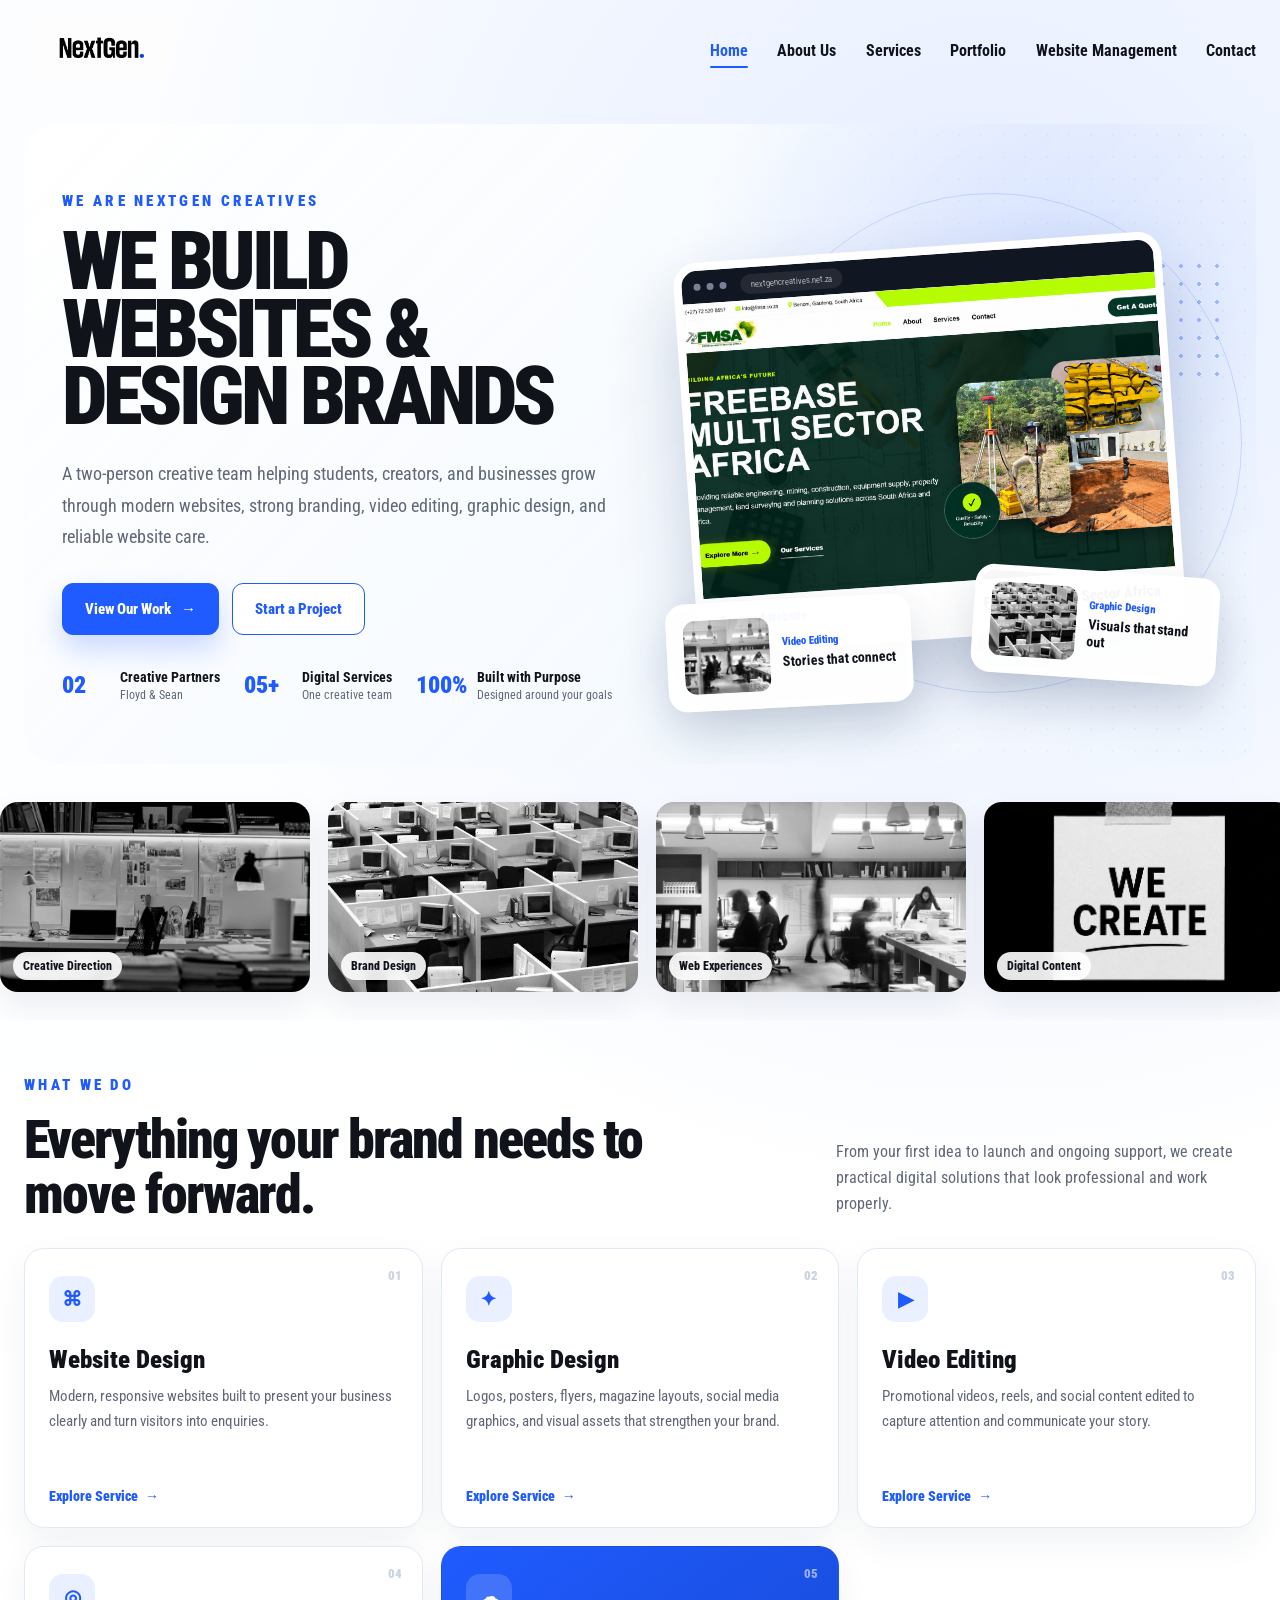
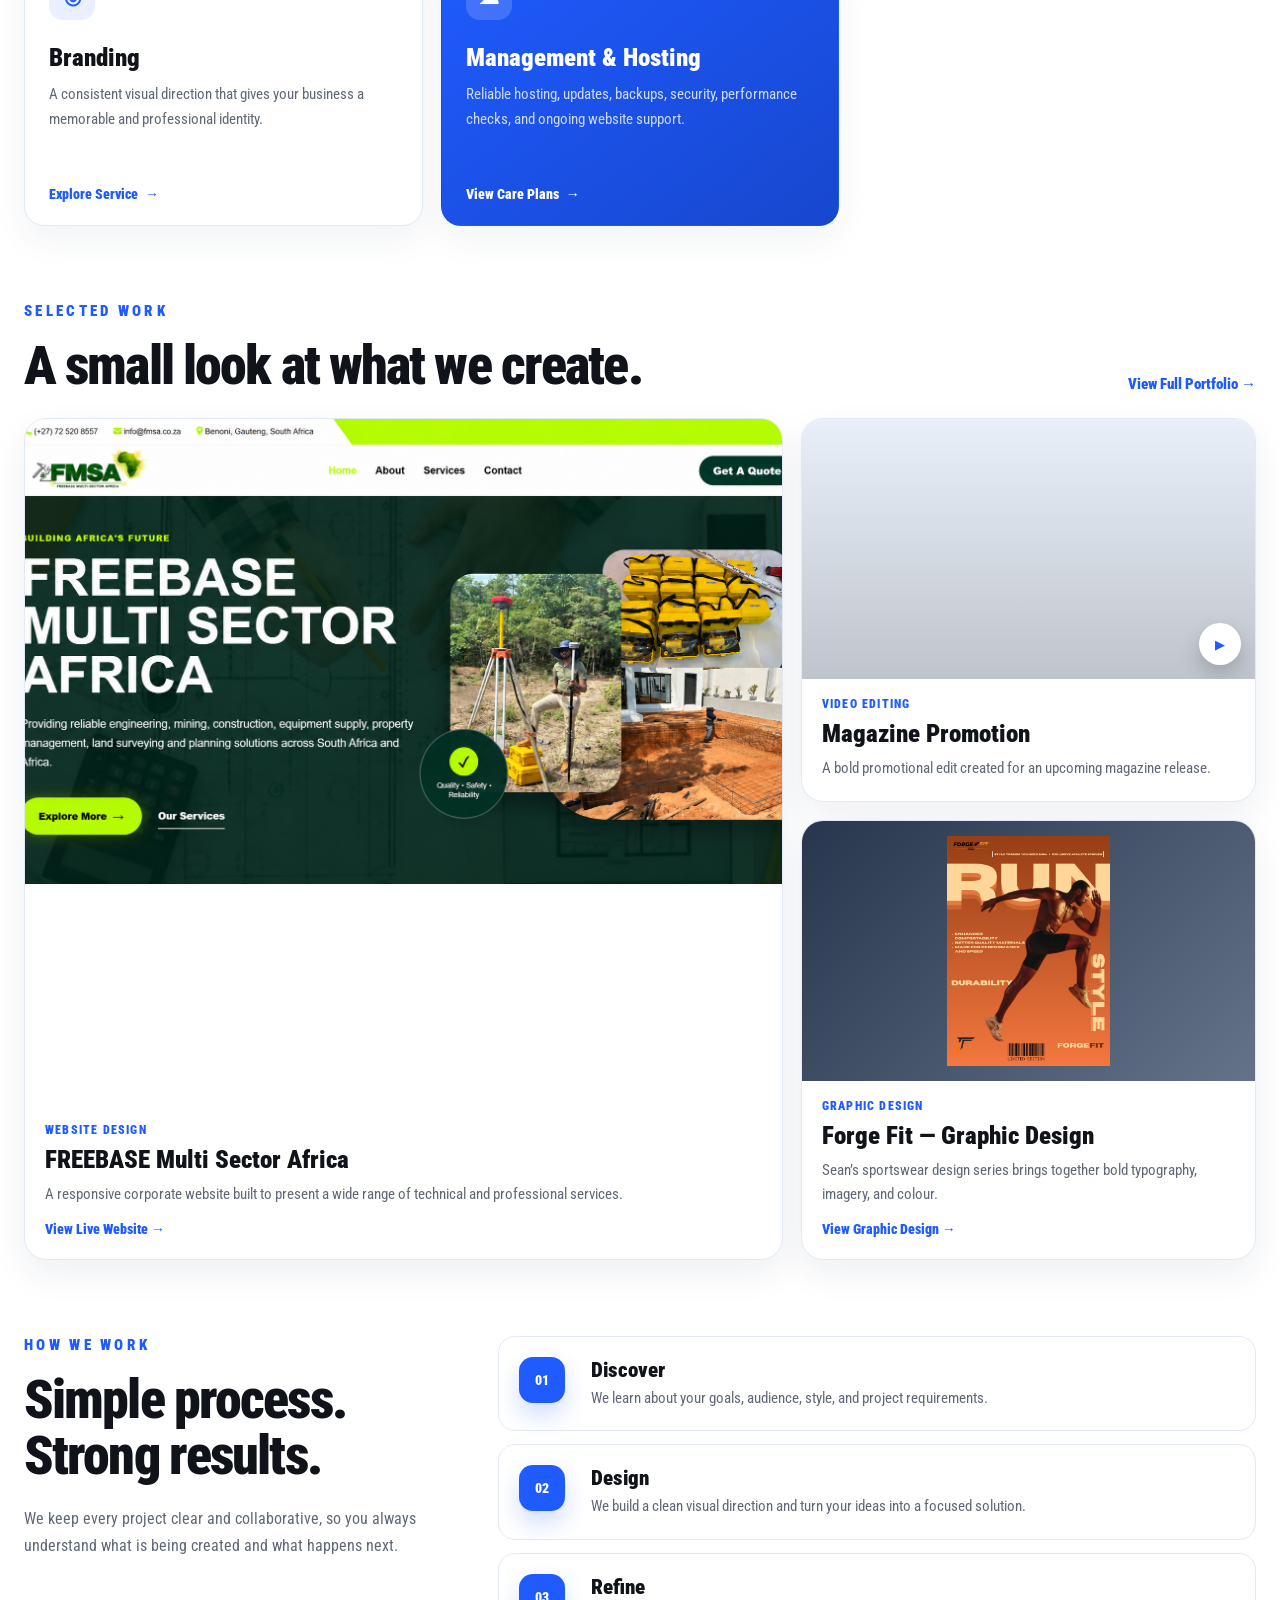
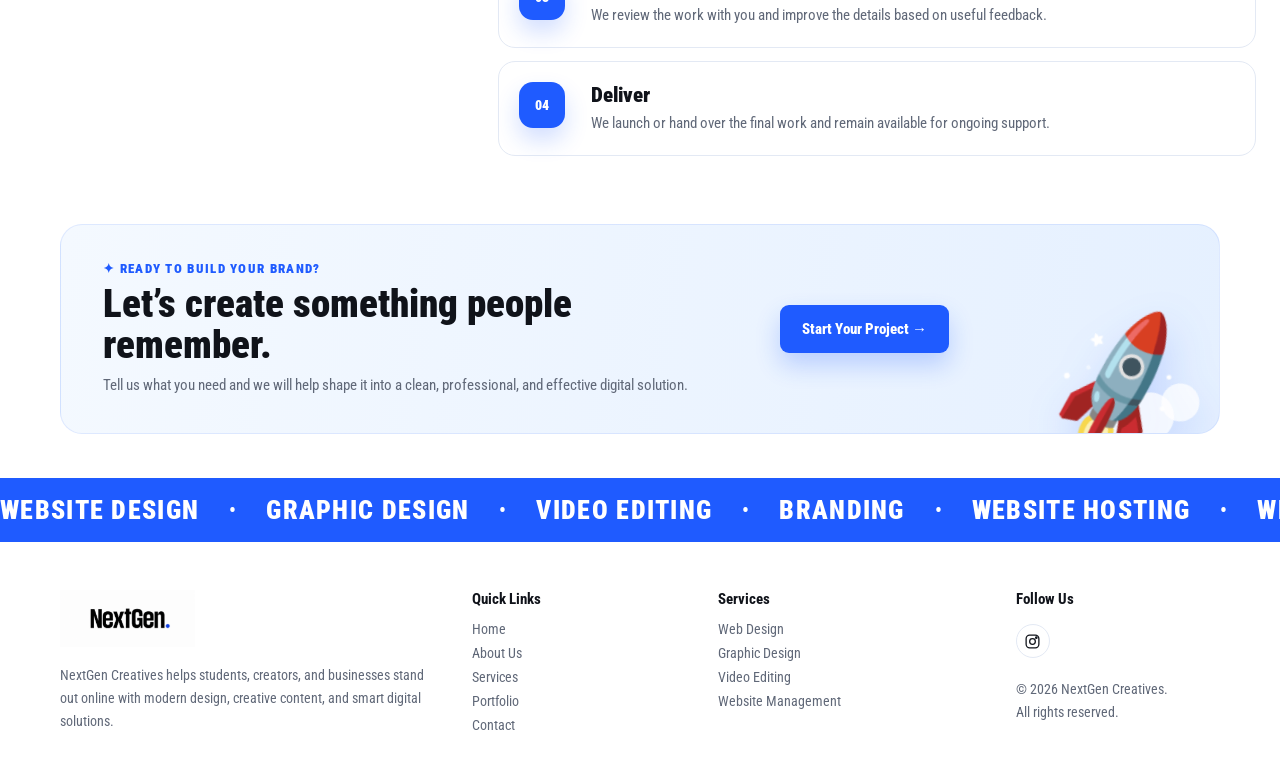
<file: index.html>
﻿<!DOCTYPE html>
<html lang="en">
<head>
    <title>NextGen Creatives | Websites, Branding, Video Editing &amp; Graphic Design</title>
    <link rel="stylesheet" href="Style.css">
    <link rel="icon" type="image/png" href="Assets/Gen.png">
    <link rel="apple-touch-icon" href="Assets/Gen.png">

    <meta charset="UTF-8">
    <meta name="viewport" content="width=device-width, initial-scale=1.0">
    <meta name="description" content="NextGen Creatives builds modern websites, designs brands, edits videos, creates graphic designs, and provides website hosting and management.">

    <link rel="preconnect" href="https://fonts.googleapis.com">
    <link rel="preconnect" href="https://fonts.gstatic.com" crossorigin>
    <link href="https://fonts.googleapis.com/css2?family=Roboto+Condensed:wght@300;400;500;600;700;800;900&amp;display=swap" rel="stylesheet">

    <script async src="https://www.googletagmanager.com/gtag/js?id=G-ZVE3HM8TDV"></script>
    <script>
        window.dataLayer = window.dataLayer || [];
        function gtag(){dataLayer.push(arguments);}
        gtag('js', new Date());
        gtag('config', 'G-ZVE3HM8TDV');
    </script>
</head>
<body class="home-page">
<header class="site-header">
    <a href="index.html" class="logo-link" aria-label="NextGen Creatives home">
        <img src="Assets/Gen.png" alt="NextGen Creatives Logo" class="logo">
    </a>

    <button class="menu-toggle" type="button" aria-label="Open navigation" aria-expanded="false">
        <span></span><span></span><span></span>
    </button>

    <nav class="site-nav" aria-label="Main navigation">
        <a href="index.html" class="active">Home</a>
        <a href="About Us.html">About Us</a>
        <a href="Services.html">Services</a>
        <a href="Portfolio.html">Portfolio</a>
        <a href="Website Management.html">Website Management</a>
        <a href="Contact Page.html">Contact</a>
    </nav>
</header>

<main>
    <section class="home-hero" aria-labelledby="home-title">
        <div class="home-hero-copy">
            <p class="home-eyebrow">We are NextGen Creatives</p>
            <h1 id="home-title" class="home-hero-title" aria-label="We build websites and design brands">
                <span>WE BUILD</span>
                <span>WEBSITES &amp;</span>
                <span>DESIGN BRANDS</span>
            </h1>

            <p class="home-lead">
                A two-person creative team helping students, creators, and businesses grow through
                modern websites, strong branding, video editing, graphic design, and reliable website care.
            </p>

            <div class="home-actions">
                <a href="Portfolio.html" class="home-button primary">View Our Work <b>→</b></a>
                <a href="Contact Page.html" class="home-button secondary">Start a Project</a>
            </div>

            <div class="home-proof" aria-label="NextGen Creatives strengths">
                <article>
                    <span>02</span>
                    <div><strong>Creative Partners</strong><small>Floyd &amp; Sean</small></div>
                </article>
                <article>
                    <span>05+</span>
                    <div><strong>Digital Services</strong><small>One creative team</small></div>
                </article>
                <article>
                    <span>100%</span>
                    <div><strong>Built with Purpose</strong><small>Designed around your goals</small></div>
                </article>
            </div>
        </div>

        <div class="home-hero-visual" aria-label="Selected NextGen Creatives work">
            <div class="home-orbit orbit-one" aria-hidden="true"></div>
            <div class="home-orbit orbit-two" aria-hidden="true"></div>
            <div class="home-dot-field" aria-hidden="true"></div>

            <article class="home-browser-card">
                <div class="browser-bar" aria-hidden="true"><i></i><i></i><i></i><span>nextgencreatives.net.za</span></div>
                <div class="browser-preview">
                    <img src="PORTFOLIO/FMSA-homepage.png" alt="FREEBASE Multi Sector Africa website project">
                </div>
                <div class="browser-caption">
                    <span>Featured Website</span>
                    <strong>FREEBASE Multi Sector Africa</strong>
                </div>
            </article>

            <article class="floating-card floating-design">
                <img src="Assets/PICTURE2.jpg" alt="Brand design example">
                <div><span>Graphic Design</span><strong>Visuals that stand out</strong></div>
            </article>

            <article class="floating-card floating-video">
                <img src="Assets/PICTURE3.jpg" alt="Video editing example">
                <div><span>Video Editing</span><strong>Stories that connect</strong></div>
            </article>
        </div>
    </section>

    <section class="home-image-marquee" aria-label="A rolling selection of NextGen Creatives work">
        <div class="home-image-track">
            <figure><img src="Assets/PICTURE1.jpg" alt="NextGen Creatives project example"><figcaption>Creative Direction</figcaption></figure>
            <figure><img src="Assets/PICTURE2.jpg" alt="NextGen Creatives branding example"><figcaption>Brand Design</figcaption></figure>
            <figure><img src="Assets/PICTURE3.jpg" alt="NextGen Creatives website example"><figcaption>Web Experiences</figcaption></figure>
            <figure><img src="Assets/PICTURE4.png" alt="NextGen Creatives visual design example"><figcaption>Digital Content</figcaption></figure>
            <figure><img src="Assets/PICTURE5.jpg" alt="NextGen Creatives creative project"><figcaption>Modern Solutions</figcaption></figure>

            <figure aria-hidden="true"><img src="Assets/PICTURE1.jpg" alt=""><figcaption>Creative Direction</figcaption></figure>
            <figure aria-hidden="true"><img src="Assets/PICTURE2.jpg" alt=""><figcaption>Brand Design</figcaption></figure>
            <figure aria-hidden="true"><img src="Assets/PICTURE3.jpg" alt=""><figcaption>Web Experiences</figcaption></figure>
            <figure aria-hidden="true"><img src="Assets/PICTURE4.png" alt=""><figcaption>Digital Content</figcaption></figure>
            <figure aria-hidden="true"><img src="Assets/PICTURE5.jpg" alt=""><figcaption>Modern Solutions</figcaption></figure>
        </div>
    </section>

    <section class="home-services" aria-labelledby="home-services-title">
        <div class="home-section-heading">
            <div>
                <p class="home-section-eyebrow">What We Do</p>
                <h2 id="home-services-title">Everything your brand needs to move forward.</h2>
            </div>
            <p>From your first idea to launch and ongoing support, we create practical digital solutions that look professional and work properly.</p>
        </div>

        <div class="home-services-grid">
            <article class="home-service-card">
                <span class="home-service-number">01</span>
                <div class="home-service-icon">⌘</div>
                <h3>Website Design</h3>
                <p>Modern, responsive websites built to present your business clearly and turn visitors into enquiries.</p>
                <a href="Services.html">Explore Service <span>→</span></a>
            </article>

            <article class="home-service-card">
                <span class="home-service-number">02</span>
                <div class="home-service-icon">✦</div>
                <h3>Graphic Design</h3>
                <p>Logos, posters, flyers, magazine layouts, social media graphics, and visual assets that strengthen your brand.</p>
                <a href="Services.html">Explore Service <span>→</span></a>
            </article>

            <article class="home-service-card">
                <span class="home-service-number">03</span>
                <div class="home-service-icon">▶</div>
                <h3>Video Editing</h3>
                <p>Promotional videos, reels, and social content edited to capture attention and communicate your story.</p>
                <a href="Services.html">Explore Service <span>→</span></a>
            </article>

            <article class="home-service-card">
                <span class="home-service-number">04</span>
                <div class="home-service-icon">◎</div>
                <h3>Branding</h3>
                <p>A consistent visual direction that gives your business a memorable and professional identity.</p>
                <a href="Services.html">Explore Service <span>→</span></a>
            </article>

            <article class="home-service-card home-service-featured">
                <span class="home-service-number">05</span>
                <div class="home-service-icon">☁</div>
                <h3>Management &amp; Hosting</h3>
                <p>Reliable hosting, updates, backups, security, performance checks, and ongoing website support.</p>
                <a href="Website Management.html">View Care Plans <span>→</span></a>
            </article>
        </div>
    </section>

    <section class="home-work" aria-labelledby="home-work-title">
        <div class="home-section-heading">
            <div>
                <p class="home-section-eyebrow">Selected Work</p>
                <h2 id="home-work-title">A small look at what we create.</h2>
            </div>
            <a href="Portfolio.html" class="home-text-link">View Full Portfolio <span>→</span></a>
        </div>

        <div class="home-work-grid">
            <article class="home-work-card home-work-wide">
                <div class="home-work-media">
                    <img src="PORTFOLIO/FMSA-homepage.png" alt="FREEBASE Multi Sector Africa website homepage">
                </div>
                <div class="home-work-copy">
                    <span>Website Design</span>
                    <h3>FREEBASE Multi Sector Africa</h3>
                    <p>A responsive corporate website built to present a wide range of technical and professional services.</p>
                    <a href="https://floydkabungo.github.io/FREEBASE-MULTI-SECTOR-AFRICA-PTY-LTD/" target="_blank" rel="noopener noreferrer">View Live Website <b>→</b></a>
                </div>
            </article>

            <article class="home-work-card">
                <div class="home-work-media home-video-media">
                    <video autoplay muted loop playsinline preload="metadata">
                        <source src="PORTFOLIO/FINAL PRODUCT.mp4" type="video/mp4">
                    </video>
                    <span class="home-play">▶</span>
                </div>
                <div class="home-work-copy">
                    <span>Video Editing</span>
                    <h3>Magazine Promotion</h3>
                    <p>A bold promotional edit created for an upcoming magazine release.</p>
                </div>
            </article>

            <article class="home-work-card">
                <div class="home-work-media home-graphic-media">
                    <img src="PORTFOLIO/graphic-design/forge-fit-cover.jpg" alt="Forge Fit sportswear cover design">
                </div>
                <div class="home-work-copy">
                    <span>Graphic Design</span>
                    <h3>Forge Fit — Graphic Design</h3>
                    <p>Sean’s sportswear design series brings together bold typography, imagery, and colour.</p>
                    <a href="Portfolio.html#graphic-design" class="home-text-link">View Graphic Design <b>→</b></a>
                </div>
            </article>
        </div>
    </section>

    <section class="home-process" aria-labelledby="home-process-title">
        <div class="home-process-intro">
            <p class="home-section-eyebrow">How We Work</p>
            <h2 id="home-process-title">Simple process.<br>Strong results.</h2>
            <p>We keep every project clear and collaborative, so you always understand what is being created and what happens next.</p>
        </div>

        <div class="home-process-steps">
            <article><span>01</span><div><h3>Discover</h3><p>We learn about your goals, audience, style, and project requirements.</p></div></article>
            <article><span>02</span><div><h3>Design</h3><p>We build a clean visual direction and turn your ideas into a focused solution.</p></div></article>
            <article><span>03</span><div><h3>Refine</h3><p>We review the work with you and improve the details based on useful feedback.</p></div></article>
            <article><span>04</span><div><h3>Deliver</h3><p>We launch or hand over the final work and remain available for ongoing support.</p></div></article>
        </div>
    </section>

    <section class="home-cta" aria-labelledby="home-cta-title">
        <div>
            <p>✦ Ready to build your brand?</p>
            <h2 id="home-cta-title">Let’s create something people remember.</h2>
            <span>Tell us what you need and we will help shape it into a clean, professional, and effective digital solution.</span>
        </div>
        <a href="Contact Page.html" class="home-cta-button">Start Your Project <b>→</b></a>
        <div class="home-cta-art" aria-hidden="true">🚀<i></i><i></i><i></i></div>
    </section>

    <div class="home-service-ticker" aria-label="NextGen Creatives services">
        <div class="home-service-track">
            <span>WEBSITE DESIGN</span><b>•</b>
            <span>GRAPHIC DESIGN</span><b>•</b>
            <span>VIDEO EDITING</span><b>•</b>

            <span>BRANDING</span><b>•</b>
            <span>WEBSITE HOSTING</span><b>•</b>
            <span>WEBSITE DESIGN</span><b>•</b>
            <span>GRAPHIC DESIGN</span><b>•</b>
            <span>VIDEO EDITING</span><b>•</b>

            <span>BRANDING</span><b>•</b>
            <span>WEBSITE HOSTING</span><b>•</b>
        </div>
    </div>
</main>

<footer class="site-footer">
    <div class="footer-brand">
        <img src="Assets/Gen.png" alt="NextGen Creatives">
        <p>NextGen Creatives helps students, creators, and businesses stand out online with modern design, creative content, and smart digital solutions.</p>
    </div>

    <div class="footer-column">
        <h3>Quick Links</h3>
        <a href="index.html">Home</a>
        <a href="About Us.html">About Us</a>
        <a href="Services.html">Services</a>
        <a href="Portfolio.html">Portfolio</a>
        <a href="Contact Page.html">Contact</a>
    </div>

    <div class="footer-column">
        <h3>Services</h3>
        <a href="Services.html">Web Design</a>
        <a href="Services.html">Graphic Design</a>
        <a href="Services.html">Video Editing</a>

        <a href="Website Management.html">Website Management</a>
    </div>

    <div class="footer-column footer-social">
        <h3>Follow Us</h3>
        <div class="social-links" aria-label="Social links">
            <a href="https://www.instagram.com/nextgencreatives.za/" target="_blank" rel="noopener noreferrer" aria-label="Follow NextGen Creatives on Instagram" title="Instagram">
                <svg viewBox="0 0 24 24" aria-hidden="true" focusable="false">
                    <rect x="3" y="3" width="18" height="18" rx="5"></rect>
                    <circle cx="12" cy="12" r="4"></circle>
                    <circle cx="17.4" cy="6.6" r="1"></circle>
                </svg>
            </a>
        </div>
        <p>© 2026 NextGen Creatives.<br>All rights reserved.</p>
    </div>
</footer>

<script src="script.js"></script>
</body>
</html>
</file>
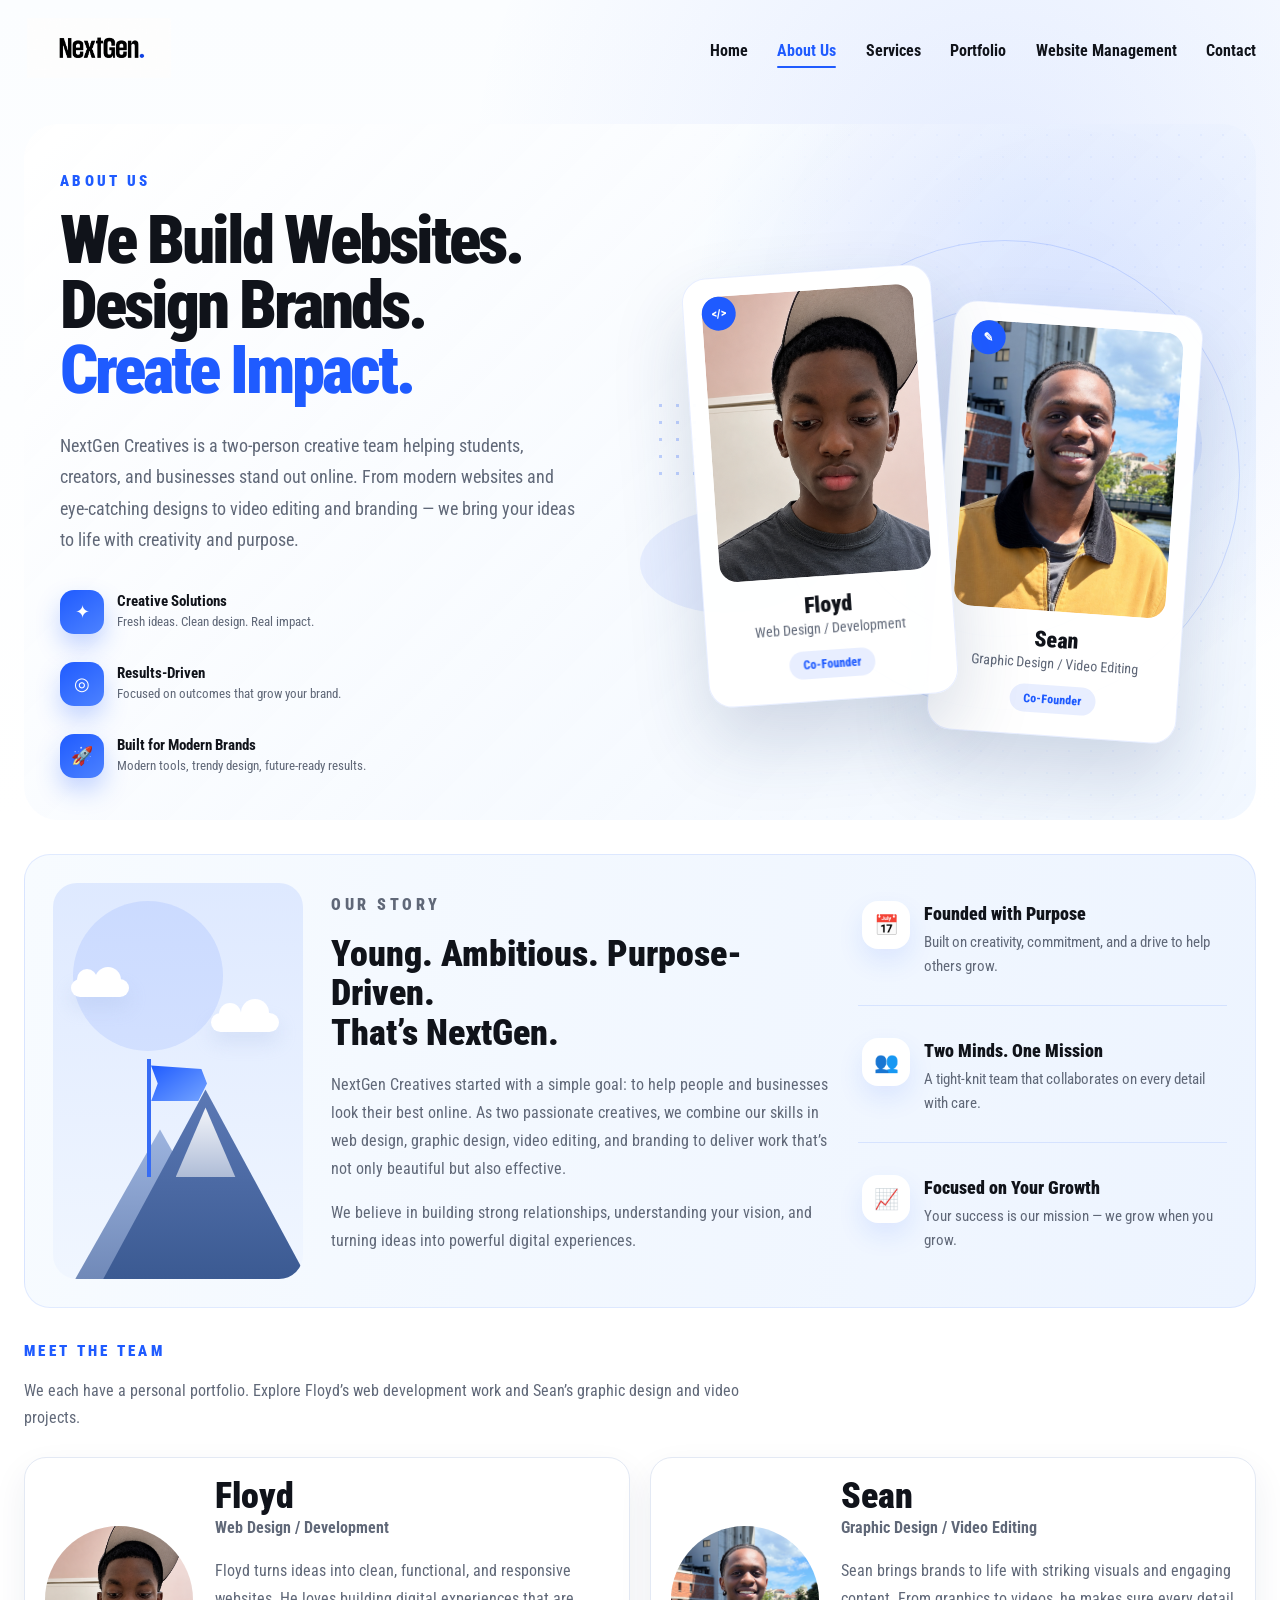
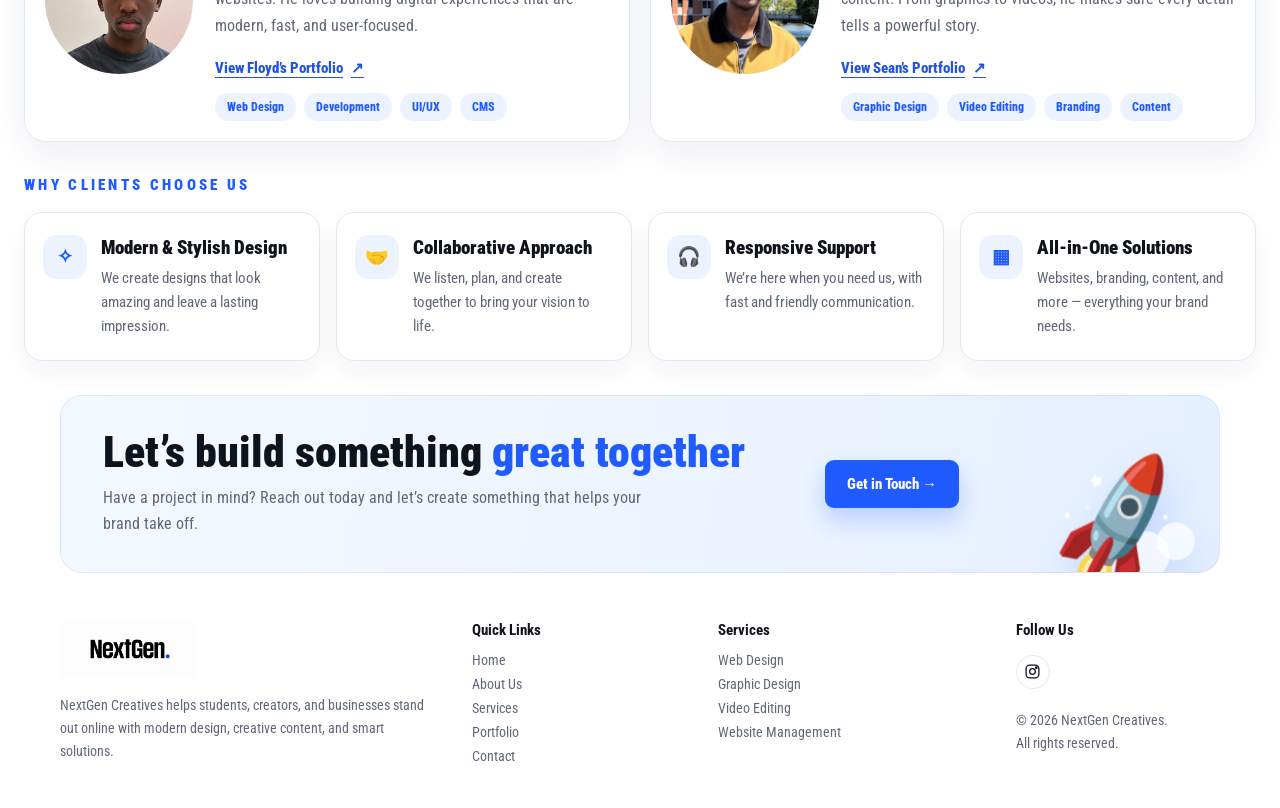
<file: About Us.html>
<!DOCTYPE html>
<html lang="en">

<head>
    <title>About Us - NextGen Creatives</title>
    <link rel="stylesheet" href="Style.css">
    <link rel="icon" type="image/png" href="Assets/Gen.png">
    <link rel="apple-touch-icon" href="Assets/Gen.png">

    <meta charset="UTF-8">
    <meta name="viewport" content="width=device-width, initial-scale=1.0">
    <meta name="description"
        content="Learn more about NextGen Creatives, the two-person creative team behind modern websites, branding, graphic design, video editing, and digital support.">

    <link rel="preconnect" href="https://fonts.googleapis.com">
    <link rel="preconnect" href="https://fonts.gstatic.com" crossorigin>
    <link href="https://fonts.googleapis.com/css2?family=Roboto+Condensed:wght@300;400;500;600;700;800;900&display=swap"
        rel="stylesheet">

    <script async src="https://www.googletagmanager.com/gtag/js?id=G-ZVE3HM8TDV"></script>
    <script>
        window.dataLayer = window.dataLayer || [];
        function gtag() { dataLayer.push(arguments); }
        gtag('js', new Date());
        gtag('config', 'G-ZVE3HM8TDV');
    </script>
</head>

<body class="about-page">
    <header class="site-header">
        <a href="index.html" class="logo-link" aria-label="NextGen Creatives home">
            <img src="Assets/Gen.png" alt="NextGen Creatives Logo" class="logo">
        </a>

        <button class="menu-toggle" type="button" aria-label="Open navigation" aria-expanded="false">
            <span></span><span></span><span></span>
        </button>

        <nav class="site-nav" aria-label="Main navigation">
            <a href="index.html">Home</a>
            <a href="About Us.html" class="active">About Us</a>
            <a href="Services.html">Services</a>
            <a href="Portfolio.html">Portfolio</a>
            <a href="Website Management.html">Website Management</a>
            <a href="Contact Page.html">Contact</a>
        </nav>
    </header>

    <main>
        <section class="about-hero" aria-labelledby="about-title">
            <div class="about-hero-copy">
                <p class="about-eyebrow">About Us</p>
                <h1 id="about-title">We Build Websites.<br>Design Brands.<br><span>Create Impact.</span></h1>
                <p class="about-lead">
                    NextGen Creatives is a two-person creative team helping students, creators,
                    and businesses stand out online. From modern websites and eye-catching designs
                    to video editing and branding — we bring your ideas to life with creativity and purpose.
                </p>

                <div class="about-benefits" aria-label="Our strengths">
                    <div class="about-benefit">
                        <span class="benefit-icon">✦</span>
                        <span><strong>Creative Solutions</strong><small>Fresh ideas. Clean design. Real
                                impact.</small></span>
                    </div>
                    <div class="about-benefit">
                        <span class="benefit-icon">◎</span>
                        <span><strong>Results-Driven</strong><small>Focused on outcomes that grow your
                                brand.</small></span>
                    </div>
                    <div class="about-benefit">
                        <span class="benefit-icon">🚀</span>
                        <span><strong>Built for Modern Brands</strong><small>Modern tools, trendy design, future-ready
                                results.</small></span>
                    </div>
                </div>
            </div>

            <div class="about-hero-visual" aria-hidden="true">
                <div class="hero-orbit hero-orbit-one"></div>
                <div class="hero-orbit hero-orbit-two"></div>
                <div class="hero-dots"></div>
                <div class="hero-blob hero-blob-one"></div>
                <div class="hero-blob hero-blob-two"></div>

                <article class="founder-card founder-card-floyd">
                    <span class="founder-icon">&lt;/&gt;</span>
                    <div class="founder-image-wrap">
                        <img src="Profile Img/floyd.png" alt="Floyd - Co-Founder of NextGen Creatives">
                    </div>
                    <h3>Floyd</h3>
                    <p>Web Design / Development</p>
                    <span class="founder-pill">Co-Founder</span>
                </article>

                <article class="founder-card founder-card-sean">
                    <span class="founder-icon">✎</span>
                    <div class="founder-image-wrap">
                        <img src="Profile Img/sean.jpeg" alt="Sean - Co-Founder of NextGen Creatives">
                    </div>
                    <h3>Sean</h3>
                    <p>Graphic Design / Video Editing</p>
                    <span class="founder-pill">Co-Founder</span>
                </article>
            </div>
        </section>

        <section class="story-panel" aria-labelledby="story-title">
            <div class="story-art" aria-hidden="true">
                <div class="story-moon"></div>
                <div class="story-cloud story-cloud-one"></div>
                <div class="story-cloud story-cloud-two"></div>
                <div class="story-mountain mountain-back"></div>
                <div class="story-mountain mountain-front"></div>
                <div class="story-flag-pole"></div>
                <div class="story-flag"></div>
            </div>

            <div class="story-copy">
                <p class="section-eyebrow">Our Story</p>
                <h2 id="story-title">Young. Ambitious. Purpose-Driven.<br>That’s NextGen.</h2>
                <p>
                    NextGen Creatives started with a simple goal: to help people and businesses look their best online.
                    As two passionate creatives, we combine our skills in web design, graphic design, video editing,
                    and branding to deliver work that’s not only beautiful but also effective.
                </p>
                <p>
                    We believe in building strong relationships, understanding your vision,
                    and turning ideas into powerful digital experiences.
                </p>
            </div>

            <div class="story-points">
                <article class="story-point">
                    <span class="point-icon">📅</span>
                    <div>
                        <h3>Founded with Purpose</h3>
                        <p>Built on creativity, commitment, and a drive to help others grow.</p>
                    </div>
                </article>
                <article class="story-point">
                    <span class="point-icon">👥</span>
                    <div>
                        <h3>Two Minds. One Mission</h3>
                        <p>A tight-knit team that collaborates on every detail with care.</p>
                    </div>
                </article>
                <article class="story-point">
                    <span class="point-icon">📈</span>
                    <div>
                        <h3>Focused on Your Growth</h3>
                        <p>Your success is our mission — we grow when you grow.</p>
                    </div>
                </article>
            </div>
        </section>

        <section class="about-team" aria-labelledby="team-title">
            <p class="section-eyebrow">Meet The Team</p>
            <h2 id="team-title" class="sr-only">Meet the NextGen Creatives team</h2>
            <p class="team-portfolio-intro">We each have a personal portfolio. Explore Floyd’s web development work and
                Sean’s graphic design and video projects.</p>

            <div class="team-grid">
                <article class="team-member-card">
                    <div class="team-member-avatar">
                        <img src="Profile Img/floyd.png" alt="Floyd portrait">
                    </div>
                    <div class="team-member-copy">
                        <h3>Floyd</h3>
                        <p class="team-role">Web Design / Development</p>
                        <p>
                            Floyd turns ideas into clean, functional, and responsive websites.
                            He loves building digital experiences that are modern, fast, and user-focused.
                        </p>
                        <a class="team-portfolio-link" href="https://floydkabungo.github.io/FLOYD-PORTFOLIO/"
                            target="_blank" rel="noopener noreferrer">View Floyd’s Portfolio <span
                                aria-hidden="true">↗</span></a>
                        <div class="skill-tags" aria-label="Floyd key skills">
                            <span>Web Design</span>
                            <span>Development</span>
                            <span>UI/UX</span>
                            <span>CMS</span>
                        </div>
                    </div>
                </article>

                <article class="team-member-card">
                    <div class="team-member-avatar">
                        <img src="Profile Img/sean.jpeg" alt="Sean portrait">
                    </div>
                    <div class="team-member-copy">
                        <h3>Sean</h3>
                        <p class="team-role">Graphic Design / Video Editing</p>
                        <p>
                            Sean brings brands to life with striking visuals and engaging content.
                            From graphics to videos, he makes sure every detail tells a powerful story.
                        </p>
                        <a class="team-portfolio-link" href="https://floydkabungo.github.io/Sean-Muringani-Portfolio/"
                            target="_blank" rel="noopener noreferrer">View Sean’s Portfolio <span
                                aria-hidden="true">↗</span></a>
                        <div class="skill-tags" aria-label="Sean key skills">
                            <span>Graphic Design</span>
                            <span>Video Editing</span>
                            <span>Branding</span>
                            <span>Content</span>
                        </div>
                    </div>
                </article>
            </div>
        </section>

        <section class="about-why" aria-labelledby="why-title">
            <p class="section-eyebrow">Why Clients Choose Us</p>
            <h2 id="why-title" class="sr-only">Why clients choose NextGen Creatives</h2>

            <div class="why-grid">
                <article class="why-card">
                    <span class="why-icon">✧</span>
                    <div>
                        <h3>Modern & Stylish Design</h3>
                        <p>We create designs that look amazing and leave a lasting impression.</p>
                    </div>
                </article>

                <article class="why-card">
                    <span class="why-icon">🤝</span>
                    <div>
                        <h3>Collaborative Approach</h3>
                        <p>We listen, plan, and create together to bring your vision to life.</p>
                    </div>
                </article>

                <article class="why-card">
                    <span class="why-icon">🎧</span>
                    <div>
                        <h3>Responsive Support</h3>
                        <p>We’re here when you need us, with fast and friendly communication.</p>
                    </div>
                </article>

                <article class="why-card">
                    <span class="why-icon">▦</span>
                    <div>
                        <h3>All-in-One Solutions</h3>
                        <p>Websites, branding, content, and more — everything your brand needs.</p>
                    </div>
                </article>
            </div>
        </section>

        <section class="about-cta" aria-labelledby="about-cta-title">
            <div>
                <h2 id="about-cta-title">Let’s build something <span>great together</span></h2>
                <p>Have a project in mind? Reach out today and let’s create something that helps your brand take off.
                </p>
            </div>
            <a href="Contact Page.html" class="about-cta-button">Get in Touch <b>→</b></a>
            <div class="rocket-art" aria-hidden="true">🚀<i></i><i></i><i></i></div>
        </section>
    </main>

    <footer class="site-footer">
        <div class="footer-brand">
            <img src="Assets/Gen.png" alt="NextGen Creatives">
            <p>NextGen Creatives helps students, creators, and businesses stand out online with modern design, creative
                content, and smart solutions.</p>
        </div>

        <div class="footer-column">
            <h3>Quick Links</h3>
            <a href="index.html">Home</a>
            <a href="About Us.html">About Us</a>
            <a href="Services.html">Services</a>
            <a href="Portfolio.html">Portfolio</a>
            <a href="Contact Page.html">Contact</a>
        </div>

        <div class="footer-column">
            <h3>Services</h3>
            <a href="Services.html">Web Design</a>
            <a href="Services.html">Graphic Design</a>
            <a href="Services.html">Video Editing</a>

            <a href="Website Management.html">Website Management</a>
        </div>

        <div class="footer-column footer-social">
            <h3>Follow Us</h3>
            <div class="social-links" aria-label="Social links">
                <a href="https://www.instagram.com/nextgencreatives.za/" target="_blank" rel="noopener noreferrer"
                    aria-label="Follow NextGen Creatives on Instagram" title="Instagram">
                    <svg viewBox="0 0 24 24" aria-hidden="true" focusable="false">
                        <rect x="3" y="3" width="18" height="18" rx="5"></rect>
                        <circle cx="12" cy="12" r="4"></circle>
                        <circle cx="17.4" cy="6.6" r="1"></circle>
                    </svg>
                </a>
            </div>
            <p>© 2026 NextGen Creatives.<br>All rights reserved.</p>
        </div>
    </footer>

    <script src="script.js"></script>
</body>

</html>
</file>
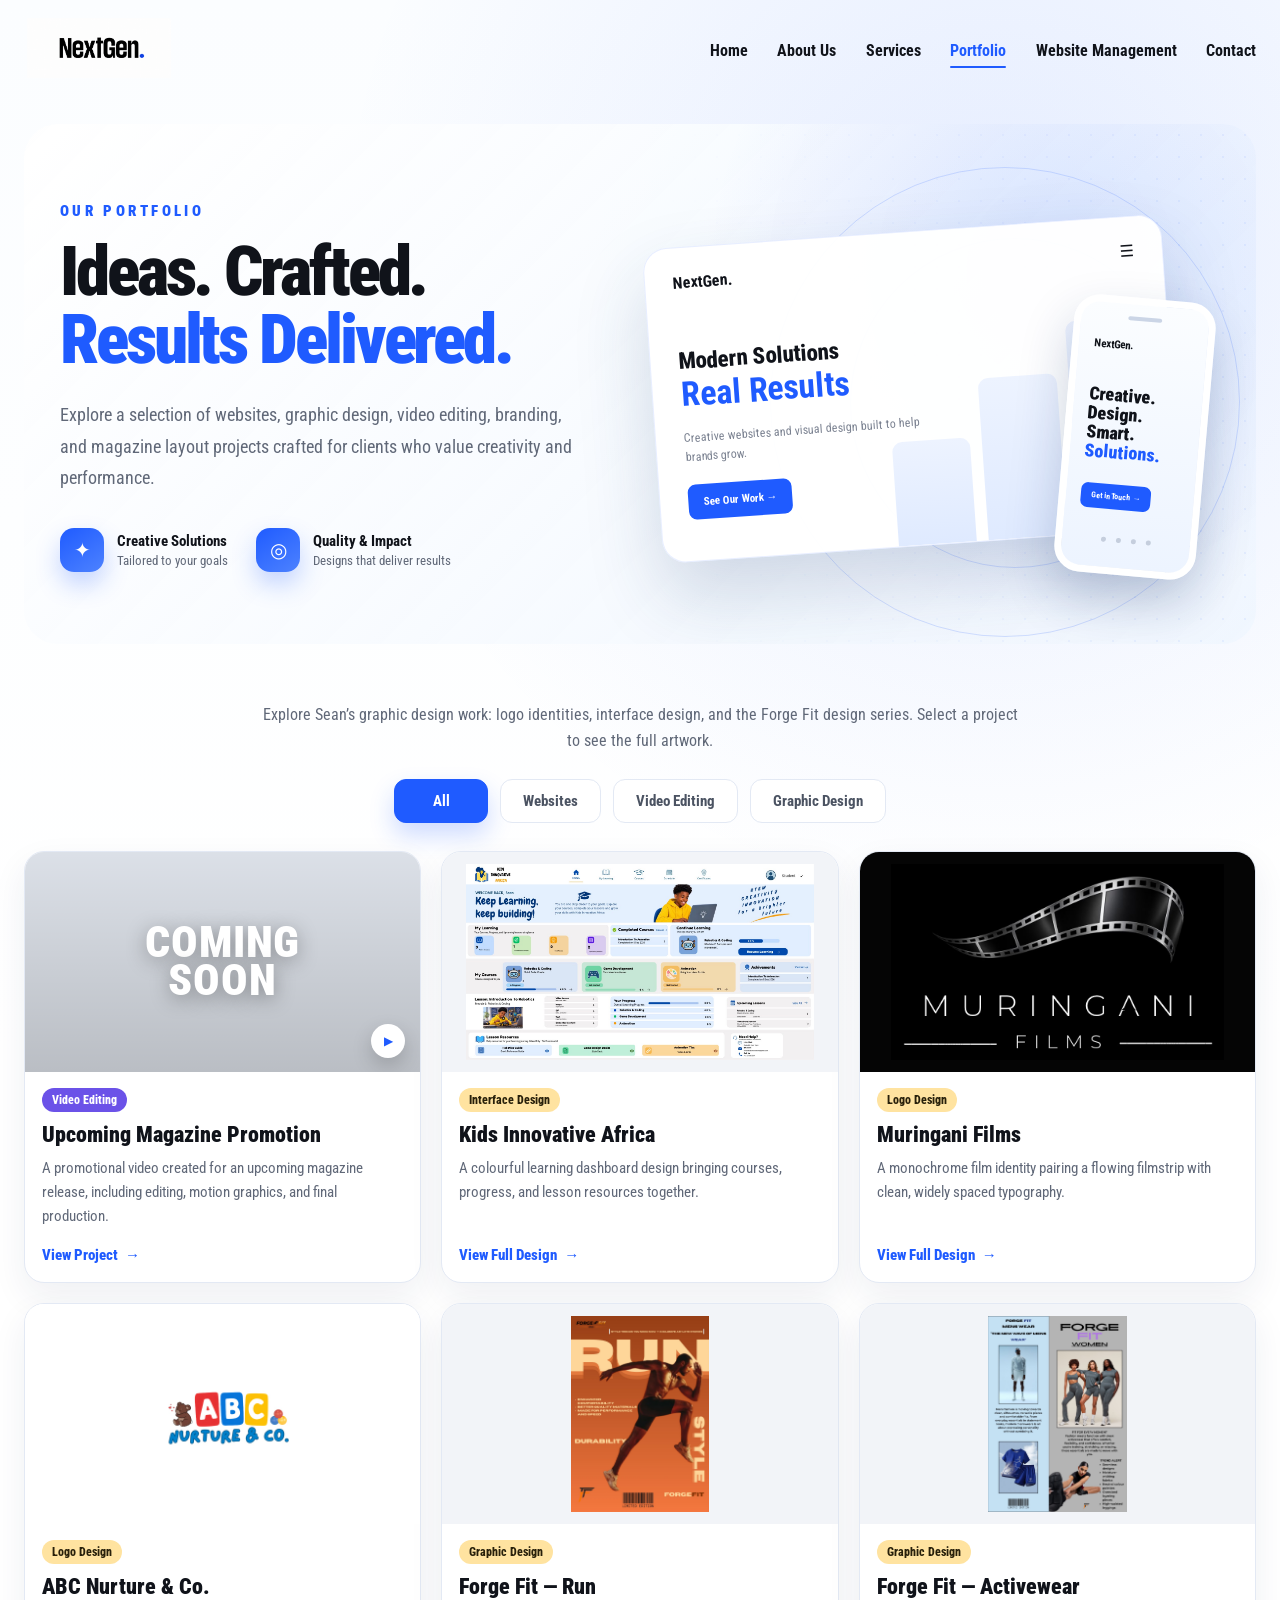
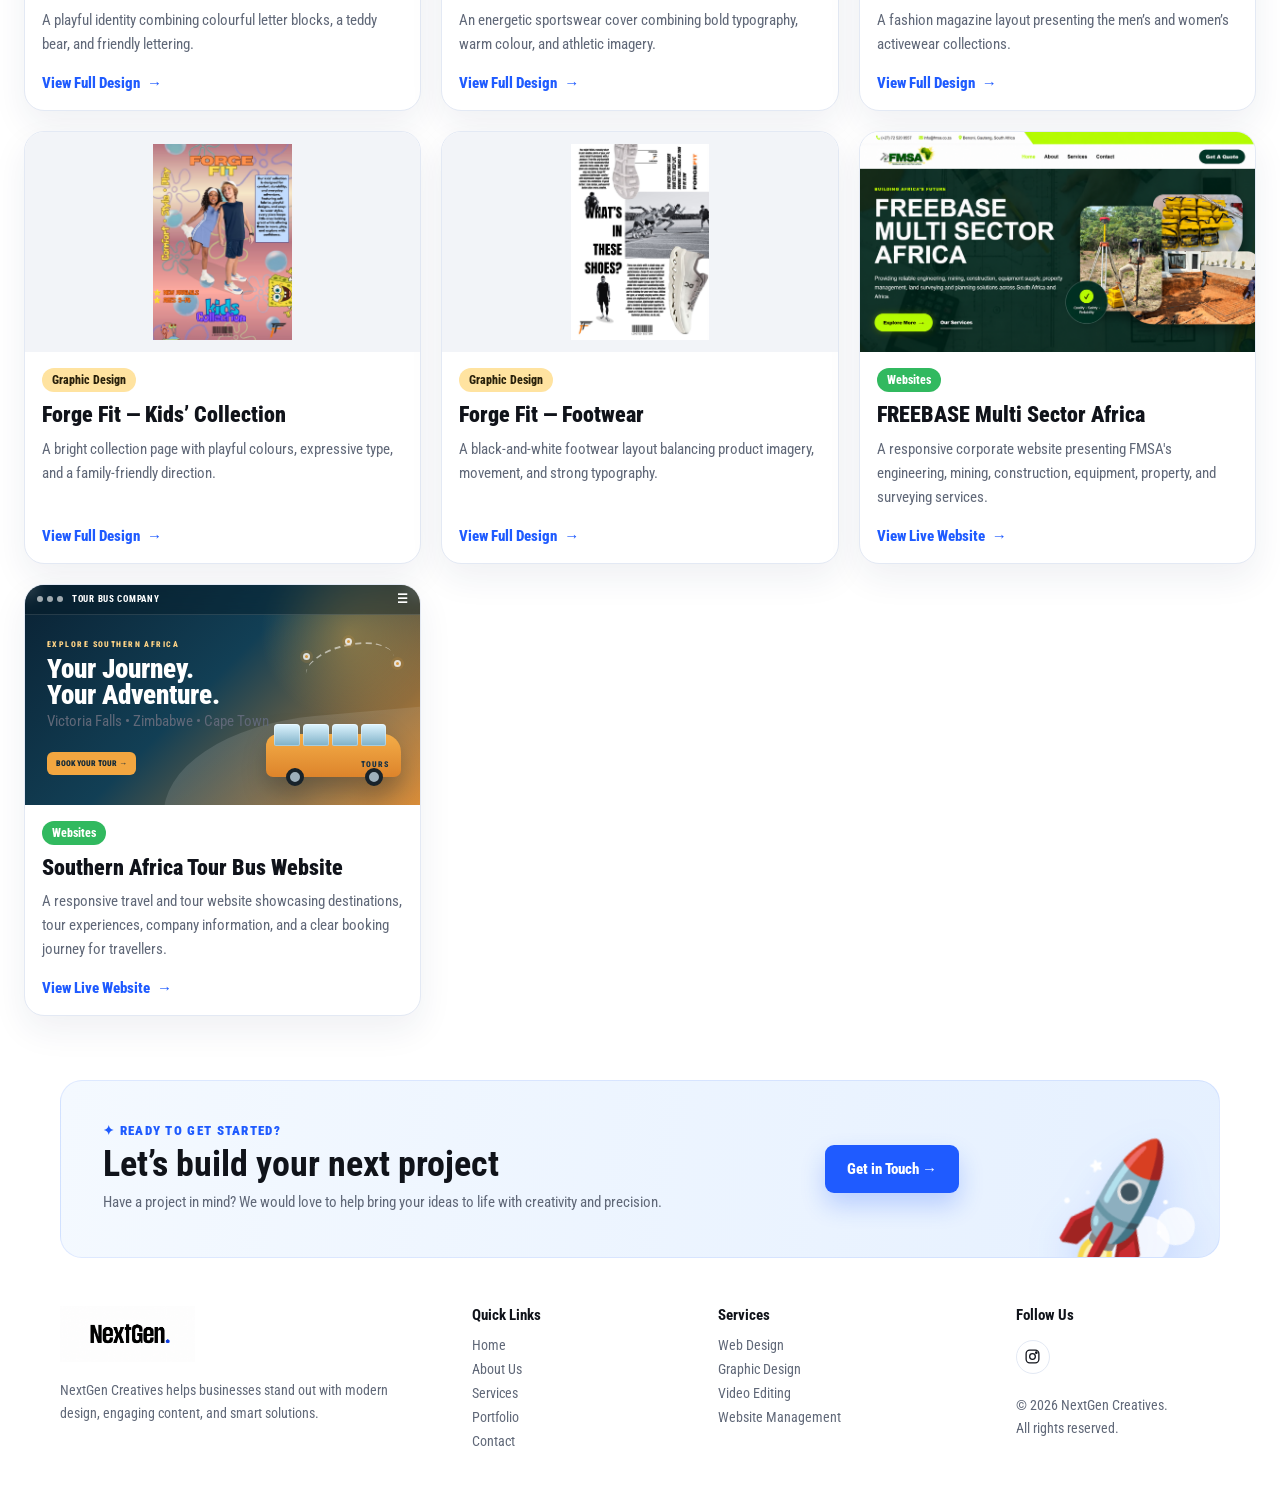
<file: Portfolio.html>
<!DOCTYPE html>
<html lang="en">
<head>
    <title>Portfolio - NextGen Creatives</title>
    <link rel="stylesheet" href="Style.css">
    <link rel="icon" type="image/png" href="Assets/Gen.png">
    <link rel="apple-touch-icon" href="Assets/Gen.png">

    <meta charset="UTF-8">
    <meta name="viewport" content="width=device-width, initial-scale=1.0">
    <meta name="description" content="Explore selected website, graphic design, video editing, branding and magazine layout projects by NextGen Creatives.">

    <link rel="preconnect" href="https://fonts.googleapis.com">
    <link rel="preconnect" href="https://fonts.gstatic.com" crossorigin>
    <link href="https://fonts.googleapis.com/css2?family=Roboto+Condensed:wght@300;400;500;600;700;800;900&display=swap" rel="stylesheet">

    <!-- Google tag (gtag.js) -->
    <script async src="https://www.googletagmanager.com/gtag/js?id=G-ZVE3HM8TDV"></script>
    <script>
        window.dataLayer = window.dataLayer || [];
        function gtag(){dataLayer.push(arguments);}
        gtag('js', new Date());
        gtag('config', 'G-ZVE3HM8TDV');
    </script>
</head>

<body class="portfolio-page">
<header class="site-header">
    <a href="index.html" class="logo-link" aria-label="NextGen Creatives home">
        <img src="Assets/Gen.png" alt="NextGen Creatives Logo" class="logo">
    </a>

    <button class="menu-toggle" type="button" aria-label="Open navigation" aria-expanded="false">
        <span></span><span></span><span></span>
    </button>

    <nav class="site-nav" aria-label="Main navigation">
        <a href="index.html">Home</a>
        <a href="About Us.html">About Us</a>
        <a href="Services.html">Services</a>
        <a href="Portfolio.html" class="active">Portfolio</a>
        <a href="Website Management.html">Website Management</a>
        <a href="Contact Page.html">Contact</a>
    </nav>
</header>

<main>
    <section class="portfolio-hero" aria-labelledby="portfolio-title">
        <div class="portfolio-hero-copy">
            <p class="portfolio-eyebrow">Our Portfolio</p>
            <h1 id="portfolio-title">Ideas. Crafted.<br><span>Results Delivered.</span></h1>
            <p class="portfolio-lead">
                Explore a selection of websites, graphic design, video editing,
                branding, and magazine layout projects crafted for clients who value
                creativity and performance.
            </p>

            <div class="portfolio-benefits" aria-label="Our approach">
                <div class="portfolio-benefit">
                    <span class="benefit-icon">✦</span>
                    <span><strong>Creative Solutions</strong><small>Tailored to your goals</small></span>
                </div>
                <div class="portfolio-benefit">
                    <span class="benefit-icon">◎</span>
                    <span><strong>Quality &amp; Impact</strong><small>Designs that deliver results</small></span>
                </div>
            </div>
        </div>

        <div class="portfolio-hero-visual" aria-hidden="true">
            <div class="hero-orbit hero-orbit-one"></div>
            <div class="hero-orbit hero-orbit-two"></div>
            <div class="desktop-preview">
                <div class="preview-topbar">
                    <strong>NextGen.</strong>
                    <span>☰</span>
                </div>
                <div class="preview-content">
                    <p>Modern Solutions</p>
                    <h2>Real Results</h2>
                    <span>Creative websites and visual design built to help brands grow.</span>
                    <b>See Our Work →</b>
                </div>
                <div class="preview-blocks">
                    <span></span><span></span><span></span>
                </div>
            </div>

            <div class="mobile-preview">
                <div class="mobile-speaker"></div>
                <strong>NextGen.</strong>
                <p>Creative.<br>Design.<br>Smart.<br><span>Solutions.</span></p>
                <b>Get in Touch →</b>
                <div class="mobile-nav"><i></i><i></i><i></i><i></i></div>
            </div>
        </div>
    </section>

    <section class="portfolio-projects" aria-labelledby="projects-heading">
        <h2 id="projects-heading" class="sr-only">Selected projects</h2>

        <p class="graphic-design-intro" id="graphic-design">Explore Sean’s graphic design work: logo identities, interface design, and the Forge Fit design series. Select a project to see the full artwork.</p>

        <div class="portfolio-filters" role="group" aria-label="Filter portfolio projects">
            <button class="portfolio-filter active" type="button" data-filter="all">All</button>
            <button class="portfolio-filter" type="button" data-filter="websites">Websites</button>
            <button class="portfolio-filter" type="button" data-filter="video-editing">Video Editing</button>
            <button class="portfolio-filter" type="button" data-filter="graphic-design">Graphic Design</button>
        </div>

        <div class="portfolio-grid">
            <article class="project-card" data-category="video-editing">
                <div class="project-visual magazine-visual">
                    <video autoplay muted loop playsinline preload="metadata" poster="">
                        <source src="PORTFOLIO/FINAL PRODUCT.mp4" type="video/mp4">
                    </video>
                    <div class="magazine-overlay">COMING<br>SOON</div>
                    <span class="play-badge">▶</span>
                </div>
                <div class="project-card-body">
                    <span class="project-tag tag-video">Video Editing</span>
                    <h3>Upcoming Magazine Promotion</h3>
                    <p>A promotional video created for an upcoming magazine release, including editing, motion graphics, and final production.</p>
                    <a href="PORTFOLIO/FINAL PRODUCT.mp4" target="_blank" rel="noopener">View Project <span>→</span></a>
                </div>
            </article>

            <article class="project-card" data-category="graphic-design">
                <a class="project-visual graphic-visual" href="PORTFOLIO/graphic-design/kids-innovative-africa-dashboard.jpg" target="_blank" rel="noopener noreferrer" aria-label="View Kids Innovative Africa artwork in full">
                    <img src="PORTFOLIO/graphic-design/kids-innovative-africa-dashboard.jpg" alt="Kids Innovative Africa learning dashboard with course cards and progress panels" loading="lazy">
                </a>
                <div class="project-card-body">
                    <span class="project-tag tag-graphic">Interface Design</span>
                    <h3>Kids Innovative Africa</h3>
                    <p>A colourful learning dashboard design bringing courses, progress, and lesson resources together.</p>
                    <a href="PORTFOLIO/graphic-design/kids-innovative-africa-dashboard.jpg" target="_blank" rel="noopener noreferrer">View Full Design <span>→</span></a>
                </div>
            </article>

            <article class="project-card" data-category="graphic-design">
                <a class="project-visual graphic-visual graphic-logo-dark" href="PORTFOLIO/graphic-design/muringani-films-logo.jpg" target="_blank" rel="noopener noreferrer" aria-label="View Muringani Films artwork in full">
                    <img src="PORTFOLIO/graphic-design/muringani-films-logo.jpg" alt="Muringani Films logo with a silver filmstrip on a black background" loading="lazy">
                </a>
                <div class="project-card-body">
                    <span class="project-tag tag-graphic">Logo Design</span>
                    <h3>Muringani Films</h3>
                    <p>A monochrome film identity pairing a flowing filmstrip with clean, widely spaced typography.</p>
                    <a href="PORTFOLIO/graphic-design/muringani-films-logo.jpg" target="_blank" rel="noopener noreferrer">View Full Design <span>→</span></a>
                </div>
            </article>

            <article class="project-card" data-category="graphic-design">
                <a class="project-visual graphic-visual graphic-logo-white" href="PORTFOLIO/graphic-design/abc-nurture-logo.jpg" target="_blank" rel="noopener noreferrer" aria-label="View ABC Nurture & Co. artwork in full">
                    <img src="PORTFOLIO/graphic-design/abc-nurture-logo.jpg" alt="ABC Nurture and Co. logo with colourful letter blocks and a teddy bear" loading="lazy">
                </a>
                <div class="project-card-body">
                    <span class="project-tag tag-graphic">Logo Design</span>
                    <h3>ABC Nurture & Co.</h3>
                    <p>A playful identity combining colourful letter blocks, a teddy bear, and friendly lettering.</p>
                    <a href="PORTFOLIO/graphic-design/abc-nurture-logo.jpg" target="_blank" rel="noopener noreferrer">View Full Design <span>→</span></a>
                </div>
            </article>

            <article class="project-card" data-category="graphic-design">
                <a class="project-visual graphic-visual" href="PORTFOLIO/graphic-design/forge-fit-cover.jpg" target="_blank" rel="noopener noreferrer" aria-label="View Forge Fit — Run artwork in full">
                    <img src="PORTFOLIO/graphic-design/forge-fit-cover.jpg" alt="Orange Forge Fit magazine cover featuring a runner and bold RUN typography" loading="lazy">
                </a>
                <div class="project-card-body">
                    <span class="project-tag tag-graphic">Graphic Design</span>
                    <h3>Forge Fit — Run</h3>
                    <p>An energetic sportswear cover combining bold typography, warm colour, and athletic imagery.</p>
                    <a href="PORTFOLIO/graphic-design/forge-fit-cover.jpg" target="_blank" rel="noopener noreferrer">View Full Design <span>→</span></a>
                </div>
            </article>

            <article class="project-card" data-category="graphic-design">
                <a class="project-visual graphic-visual" href="PORTFOLIO/graphic-design/forge-fit-activewear.jpg" target="_blank" rel="noopener noreferrer" aria-label="View Forge Fit — Activewear artwork in full">
                    <img src="PORTFOLIO/graphic-design/forge-fit-activewear.jpg" alt="Forge Fit menswear and womenswear graphic design layout" loading="lazy">
                </a>
                <div class="project-card-body">
                    <span class="project-tag tag-graphic">Graphic Design</span>
                    <h3>Forge Fit — Activewear</h3>
                    <p>A fashion magazine layout presenting the men’s and women’s activewear collections.</p>
                    <a href="PORTFOLIO/graphic-design/forge-fit-activewear.jpg" target="_blank" rel="noopener noreferrer">View Full Design <span>→</span></a>
                </div>
            </article>

            <article class="project-card" data-category="graphic-design">
                <a class="project-visual graphic-visual" href="PORTFOLIO/graphic-design/forge-fit-kids.jpg" target="_blank" rel="noopener noreferrer" aria-label="View Forge Fit — Kids’ Collection artwork in full">
                    <img src="PORTFOLIO/graphic-design/forge-fit-kids.jpg" alt="Colourful Forge Fit kids collection design" loading="lazy">
                </a>
                <div class="project-card-body">
                    <span class="project-tag tag-graphic">Graphic Design</span>
                    <h3>Forge Fit — Kids’ Collection</h3>
                    <p>A bright collection page with playful colours, expressive type, and a family-friendly direction.</p>
                    <a href="PORTFOLIO/graphic-design/forge-fit-kids.jpg" target="_blank" rel="noopener noreferrer">View Full Design <span>→</span></a>
                </div>
            </article>

            <article class="project-card" data-category="graphic-design">
                <a class="project-visual graphic-visual" href="PORTFOLIO/graphic-design/forge-fit-footwear.jpg" target="_blank" rel="noopener noreferrer" aria-label="View Forge Fit — Footwear artwork in full">
                    <img src="PORTFOLIO/graphic-design/forge-fit-footwear.jpg" alt="Forge Fit running footwear graphic design" loading="lazy">
                </a>
                <div class="project-card-body">
                    <span class="project-tag tag-graphic">Graphic Design</span>
                    <h3>Forge Fit — Footwear</h3>
                    <p>A black-and-white footwear layout balancing product imagery, movement, and strong typography.</p>
                    <a href="PORTFOLIO/graphic-design/forge-fit-footwear.jpg" target="_blank" rel="noopener noreferrer">View Full Design <span>→</span></a>
                </div>
            </article>

            <article class="project-card" data-category="websites">
                <div class="project-visual fmsa-live-visual">
                    <img
                        src="PORTFOLIO/FMSA-homepage.png"
                        alt="FREEBASE Multi Sector Africa website homepage"
                        loading="lazy">
                </div>
                <div class="project-card-body">
                    <span class="project-tag tag-web">Websites</span>
                    <h3>FREEBASE Multi Sector Africa</h3>
                    <p>A responsive corporate website presenting FMSA's engineering, mining, construction, equipment, property, and surveying services.</p>
                    <a href="http://fmsagroup.co.za/" target="_blank" rel="noopener noreferrer">View Live Website <span>→</span></a>
                </div>
            </article>

            <article class="project-card" data-category="websites">
                <div class="project-visual tour-bus-visual" aria-label="Southern Africa tour bus website preview">
                    <div class="tour-browser-bar" aria-hidden="true">
                        <span class="tour-browser-dots"><i></i><i></i><i></i></span>
                        <small>Tour Bus Company</small>
                        <b>☰</b>
                    </div>
                    <div class="tour-preview-copy">
                        <span>EXPLORE SOUTHERN AFRICA</span>
                        <h4>Your Journey.<br>Your Adventure.</h4>
                        <p>Victoria Falls • Zimbabwe • Cape Town</p>
                        <strong>BOOK YOUR TOUR →</strong>
                    </div>
                    <div class="tour-route" aria-hidden="true">
                        <i class="route-dot route-dot-one"></i>
                        <i class="route-dot route-dot-two"></i>
                        <i class="route-dot route-dot-three"></i>
                        <span></span>
                    </div>
                    <div class="tour-bus-shape" aria-hidden="true">
                        <div class="tour-bus-windows"><i></i><i></i><i></i><i></i></div>
                        <div class="tour-bus-body"></div>
                        <i class="tour-wheel wheel-one"></i>
                        <i class="tour-wheel wheel-two"></i>
                    </div>
                </div>
                <div class="project-card-body">
                    <span class="project-tag tag-web">Websites</span>
                    <h3>Southern Africa Tour Bus Website</h3>
                    <p>A responsive travel and tour website showcasing destinations, tour experiences, company information, and a clear booking journey for travellers.</p>
                    <a href="https://floydkabungo.github.io/TOUR-BUS-COMAPNY/" target="_blank" rel="noopener noreferrer">View Live Website <span>→</span></a>
                </div>
            </article>

        </div>
    </section>

    <section class="portfolio-cta" aria-labelledby="portfolio-cta-title">
        <div>
            <p>✦ Ready to get started?</p>
            <h2 id="portfolio-cta-title">Let’s build your next project</h2>
            <span>Have a project in mind? We would love to help bring your ideas to life with creativity and precision.</span>
        </div>
        <a href="Contact Page.html" class="portfolio-cta-button">Get in Touch <b>→</b></a>
        <div class="rocket-art" aria-hidden="true">🚀<i></i><i></i><i></i></div>
    </section>
</main>

<footer class="portfolio-footer">
    <div class="footer-brand">
        <img src="Assets/Gen.png" alt="NextGen Creatives">
        <p>NextGen Creatives helps businesses stand out with modern design, engaging content, and smart solutions.</p>
    </div>

    <div class="footer-column">
        <h3>Quick Links</h3>
        <a href="index.html">Home</a>
        <a href="About Us.html">About Us</a>
        <a href="Services.html">Services</a>
        <a href="Portfolio.html">Portfolio</a>
        <a href="Contact Page.html">Contact</a>
    </div>

    <div class="footer-column">
        <h3>Services</h3>
        <a href="Services.html">Web Design</a>
        <a href="Services.html">Graphic Design</a>
        <a href="Services.html">Video Editing</a>

        <a href="Website Management.html">Website Management</a>
    </div>

    <div class="footer-column footer-social">
        <h3>Follow Us</h3>
        <div class="social-links" aria-label="Social links">
            <a href="https://www.instagram.com/nextgencreatives.za/" target="_blank" rel="noopener noreferrer" aria-label="Follow NextGen Creatives on Instagram" title="Instagram">
                <svg viewBox="0 0 24 24" aria-hidden="true" focusable="false">
                    <rect x="3" y="3" width="18" height="18" rx="5"></rect>
                    <circle cx="12" cy="12" r="4"></circle>
                    <circle cx="17.4" cy="6.6" r="1"></circle>
                </svg>
            </a>
        </div>
        <p>© 2026 NextGen Creatives.<br>All rights reserved.</p>
    </div>
</footer>

<script src="script.js"></script>
</body>
</html>
</file>
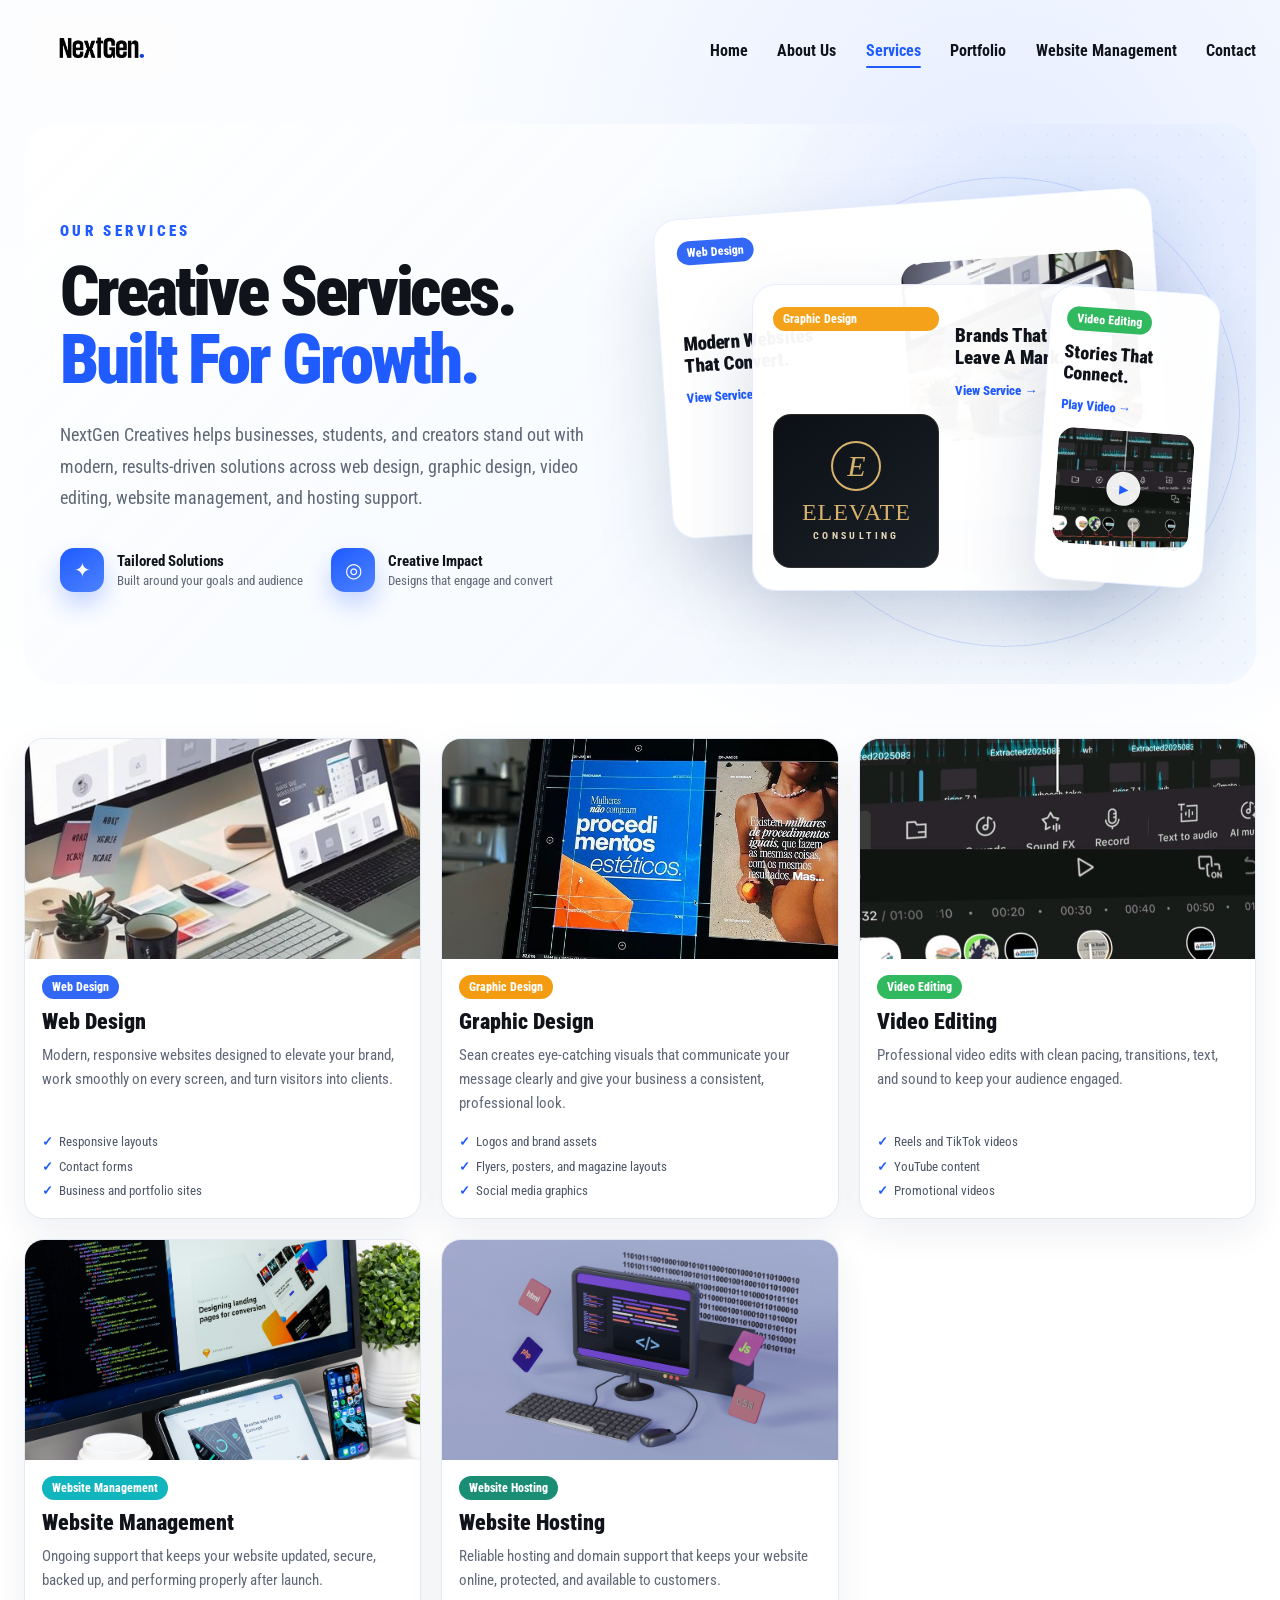
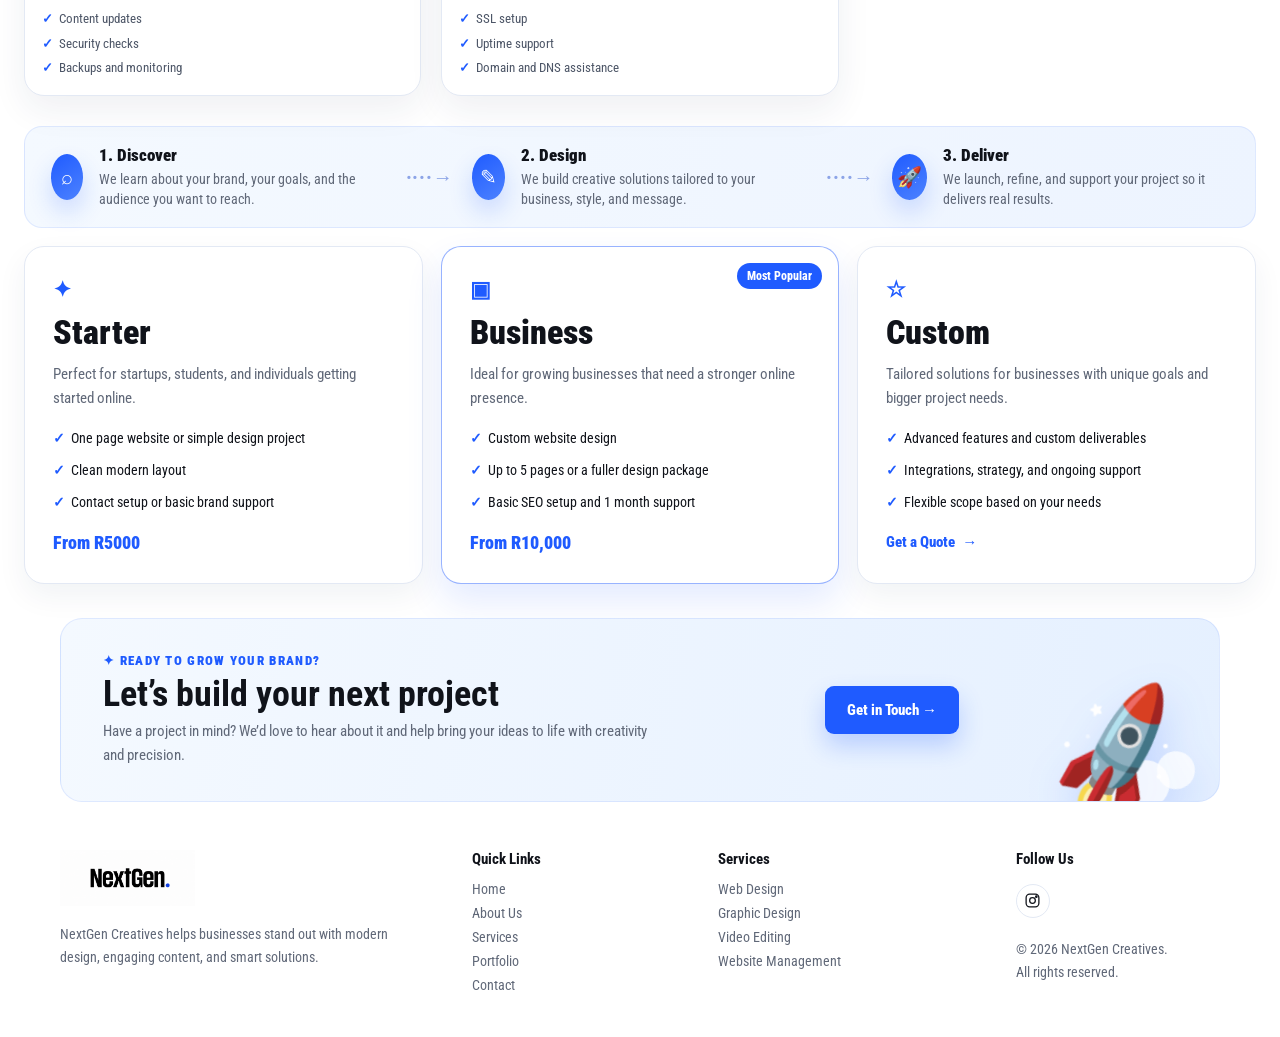
<file: Services.html>
<!DOCTYPE html>
<html lang="en">
<head>
    <title>Services - NextGen Creatives</title>
    <link rel="stylesheet" href="Style.css">
    <link rel="icon" type="image/png" href="Assets/Gen.png">
    <link rel="apple-touch-icon" href="Assets/Gen.png">

    <meta charset="UTF-8">
    <meta name="viewport" content="width=device-width, initial-scale=1.0">
    <meta name="description" content="Explore modern web design, graphic design, video editing, website management, and hosting services by NextGen Creatives.">

    <link rel="preconnect" href="https://fonts.googleapis.com">
    <link rel="preconnect" href="https://fonts.gstatic.com" crossorigin>
    <link href="https://fonts.googleapis.com/css2?family=Roboto+Condensed:wght@300;400;500;600;700;800;900&display=swap" rel="stylesheet">

    <script async src="https://www.googletagmanager.com/gtag/js?id=G-ZVE3HM8TDV"></script>
    <script>
        window.dataLayer = window.dataLayer || [];
        function gtag(){dataLayer.push(arguments);}
        gtag('js', new Date());
        gtag('config', 'G-ZVE3HM8TDV');
    </script>
</head>
<body class="services-page">
<header class="site-header">
    <a href="index.html" class="logo-link" aria-label="NextGen Creatives home">
        <img src="Assets/Gen.png" alt="NextGen Creatives Logo" class="logo">
    </a>

    <button class="menu-toggle" type="button" aria-label="Open navigation" aria-expanded="false">
        <span></span><span></span><span></span>
    </button>

    <nav class="site-nav" aria-label="Main navigation">
        <a href="index.html">Home</a>
        <a href="About Us.html">About Us</a>
        <a href="Services.html" class="active">Services</a>
        <a href="Portfolio.html">Portfolio</a>
        <a href="Website Management.html">Website Management</a>
        <a href="Contact Page.html">Contact</a>
    </nav>
</header>

<main>
    <section class="services-hero" aria-labelledby="services-title">
        <div class="services-hero-copy">
            <p class="services-eyebrow">Our Services</p>
            <h1 id="services-title">Creative Services.<br><span>Built For Growth.</span></h1>
            <p class="services-lead">
                NextGen Creatives helps businesses, students, and creators stand out with modern,
                results-driven solutions across web design, graphic design, video editing,
                website management, and hosting support.
            </p>

            <div class="services-benefits" aria-label="Our service benefits">
                <div class="services-benefit">
                    <span class="benefit-icon">✦</span>
                    <span><strong>Tailored Solutions</strong><small>Built around your goals and audience</small></span>
                </div>
                <div class="services-benefit">
                    <span class="benefit-icon">◎</span>
                    <span><strong>Creative Impact</strong><small>Designs that engage and convert</small></span>
                </div>
            </div>
        </div>

        <div class="services-hero-visual" aria-hidden="true">
            <div class="hero-orbit hero-orbit-one"></div>
            <div class="hero-orbit hero-orbit-two"></div>

            <article class="hero-service-card hero-service-web">
                <span class="hero-service-tag tag-web">Web Design</span>
                <div class="hero-service-head">
                    <div>
                        <h3>Modern Websites<br>That Convert.</h3>
                        <p>View Service →</p>
                    </div>
                    <div class="hero-browser-thumb">
                        <img src="Service Img/1.jpg" alt="">
                    </div>
                </div>
            </article>

            <article class="hero-service-card hero-service-brand">
                <span class="hero-service-tag tag-brand">Graphic Design</span>
                <div class="hero-brand-copy">
                    <h3>Brands That<br>Leave A Mark.</h3>
                    <p>View Service →</p>
                </div>
                <div class="hero-brand-tile">
                    <span>E</span>
                    <small>ELEVATE</small>
                    <b>CONSULTING</b>
                </div>
            </article>

            <article class="hero-service-card hero-service-video">
                <span class="hero-service-tag tag-video">Video Editing</span>
                <h3>Stories That<br>Connect.</h3>
                <p>Play Video →</p>
                <div class="hero-video-thumb">
                    <img src="Service Img/3.jpg" alt="">
                    <span class="video-play">▶</span>
                </div>
            </article>
        </div>
    </section>

    <section class="services-grid-section" aria-labelledby="services-grid-title">
        <h2 id="services-grid-title" class="sr-only">Our services</h2>
        <div class="services-grid">
            <article class="service-card" id="service-web-design">
                <div class="service-card-media">
                    <img src="Service Img/1.jpg" alt="Website design service preview">
                </div>
                <div class="service-card-body">
                    <span class="service-tag tag-web">Web Design</span>
                    <h3>Web Design</h3>
                    <p>Modern, responsive websites designed to elevate your brand, work smoothly on every screen, and turn visitors into clients.</p>
                    <ul class="service-card-points">
                        <li>Responsive layouts</li>
                        <li>Contact forms</li>
                        <li>Business and portfolio sites</li>
                    </ul>
                </div>
            </article>

            <article class="service-card" id="service-graphic-design">
                <div class="service-card-media">
                    <img src="Service Img/2.jpg" alt="Graphic design service preview">
                </div>
                <div class="service-card-body">
                    <span class="service-tag tag-graphic">Graphic Design</span>
                    <h3>Graphic Design</h3>
                    <p>Sean creates eye-catching visuals that communicate your message clearly and give your business a consistent, professional look.</p>
                    <ul class="service-card-points">
                        <li>Logos and brand assets</li>
                        <li>Flyers, posters, and magazine layouts</li>
                        <li>Social media graphics</li>
                    </ul>
                </div>
            </article>

            <article class="service-card" id="service-video-editing">
                <div class="service-card-media">
                    <img src="Service Img/3.jpg" alt="Video editing service preview">
                </div>
                <div class="service-card-body">
                    <span class="service-tag tag-video">Video Editing</span>
                    <h3>Video Editing</h3>
                    <p>Professional video edits with clean pacing, transitions, text, and sound to keep your audience engaged.</p>
                    <ul class="service-card-points">
                        <li>Reels and TikTok videos</li>
                        <li>YouTube content</li>
                        <li>Promotional videos</li>
                    </ul>
                </div>
            </article>

            <article class="service-card" id="service-website-management">
                <div class="service-card-media management-media">
                    <img src="Assets/Maintenance.jpg" alt="Website management service preview">
                </div>
                <div class="service-card-body">
                    <span class="service-tag tag-management">Website Management</span>
                    <h3>Website Management</h3>
                    <p>Ongoing support that keeps your website updated, secure, backed up, and performing properly after launch.</p>
                    <ul class="service-card-points">
                        <li>Content updates</li>
                        <li>Security checks</li>
                        <li>Backups and monitoring</li>
                    </ul>
                </div>
            </article>

            <article class="service-card" id="service-hosting">
                <div class="service-card-media hosting-media">
                    <img src="Assets/Host.jpg" alt="Website hosting service preview">
                </div>
                <div class="service-card-body">
                    <span class="service-tag tag-hosting">Website Hosting</span>
                    <h3>Website Hosting</h3>
                    <p>Reliable hosting and domain support that keeps your website online, protected, and available to customers.</p>
                    <ul class="service-card-points">
                        <li>SSL setup</li>
                        <li>Uptime support</li>
                        <li>Domain and DNS assistance</li>
                    </ul>
                </div>
            </article>
        </div>
    </section>

    <section class="services-process" aria-labelledby="process-title">
        <h2 id="process-title" class="sr-only">How we work</h2>
        <article class="process-step">
            <span class="process-icon">⌕</span>
            <div>
                <h3>1. Discover</h3>
                <p>We learn about your brand, your goals, and the audience you want to reach.</p>
            </div>
        </article>
        <span class="process-arrow">····→</span>
        <article class="process-step">
            <span class="process-icon">✎</span>
            <div>
                <h3>2. Design</h3>
                <p>We build creative solutions tailored to your business, style, and message.</p>
            </div>
        </article>
        <span class="process-arrow">····→</span>
        <article class="process-step">
            <span class="process-icon">🚀</span>
            <div>
                <h3>3. Deliver</h3>
                <p>We launch, refine, and support your project so it delivers real results.</p>
            </div>
        </article>
    </section>

    <section class="service-packages" aria-labelledby="packages-title">
        <h2 id="packages-title" class="sr-only">Service packages</h2>

        <article class="package-card">
            <div class="package-icon">✦</div>
            <h3>Starter</h3>
            <p>Perfect for startups, students, and individuals getting started online.</p>
            <ul>
                <li>One page website or simple design project</li>
                <li>Clean modern layout</li>
                <li>Contact setup or basic brand support</li>
            </ul>
            <strong>From R5000</strong>
        </article>

        <article class="package-card package-featured">
            <div class="package-badge">Most Popular</div>
            <div class="package-icon">▣</div>
            <h3>Business</h3>
            <p>Ideal for growing businesses that need a stronger online presence.</p>
            <ul>
                <li>Custom website design</li>
                <li>Up to 5 pages or a fuller design package</li>
                <li>Basic SEO setup and 1 month support</li>
            </ul>
            <strong>From R10,000</strong>
        </article>

        <article class="package-card">
            <div class="package-icon">☆</div>
            <h3>Custom</h3>
            <p>Tailored solutions for businesses with unique goals and bigger project needs.</p>
            <ul>
                <li>Advanced features and custom deliverables</li>
                <li>Integrations, strategy, and ongoing support</li>
                <li>Flexible scope based on your needs</li>
            </ul>
            <a href="Contact Page.html">Get a Quote <span>→</span></a>
        </article>
    </section>

    <section class="services-cta" aria-labelledby="services-cta-title">
        <div>
            <p>✦ Ready to grow your brand?</p>
            <h2 id="services-cta-title">Let’s build your next project</h2>
            <span>Have a project in mind? We’d love to hear about it and help bring your ideas to life with creativity and precision.</span>
        </div>
        <a href="Contact Page.html" class="services-cta-button">Get in Touch <b>→</b></a>
        <div class="rocket-art" aria-hidden="true">🚀<i></i><i></i><i></i></div>
    </section>
</main>

<footer class="site-footer">
    <div class="footer-brand">
        <img src="Assets/Gen.png" alt="NextGen Creatives">
        <p>NextGen Creatives helps businesses stand out with modern design, engaging content, and smart solutions.</p>
    </div>

    <div class="footer-column">
        <h3>Quick Links</h3>
        <a href="index.html">Home</a>
        <a href="About Us.html">About Us</a>
        <a href="Services.html">Services</a>
        <a href="Portfolio.html">Portfolio</a>
        <a href="Contact Page.html">Contact</a>
    </div>

    <div class="footer-column">
        <h3>Services</h3>
        <a href="#service-web-design">Web Design</a>
        <a href="#service-graphic-design">Graphic Design</a>
        <a href="#service-video-editing">Video Editing</a>

        <a href="#service-website-management">Website Management</a>
    </div>

    <div class="footer-column footer-social">
        <h3>Follow Us</h3>
        <div class="social-links" aria-label="Social links">
            <a href="https://www.instagram.com/nextgencreatives.za/" target="_blank" rel="noopener noreferrer" aria-label="Follow NextGen Creatives on Instagram" title="Instagram">
                <svg viewBox="0 0 24 24" aria-hidden="true" focusable="false">
                    <rect x="3" y="3" width="18" height="18" rx="5"></rect>
                    <circle cx="12" cy="12" r="4"></circle>
                    <circle cx="17.4" cy="6.6" r="1"></circle>
                </svg>
            </a>
        </div>
        <p>© 2026 NextGen Creatives.<br>All rights reserved.</p>
    </div>
</footer>

<script src="script.js"></script>
</body>
</html>
</file>
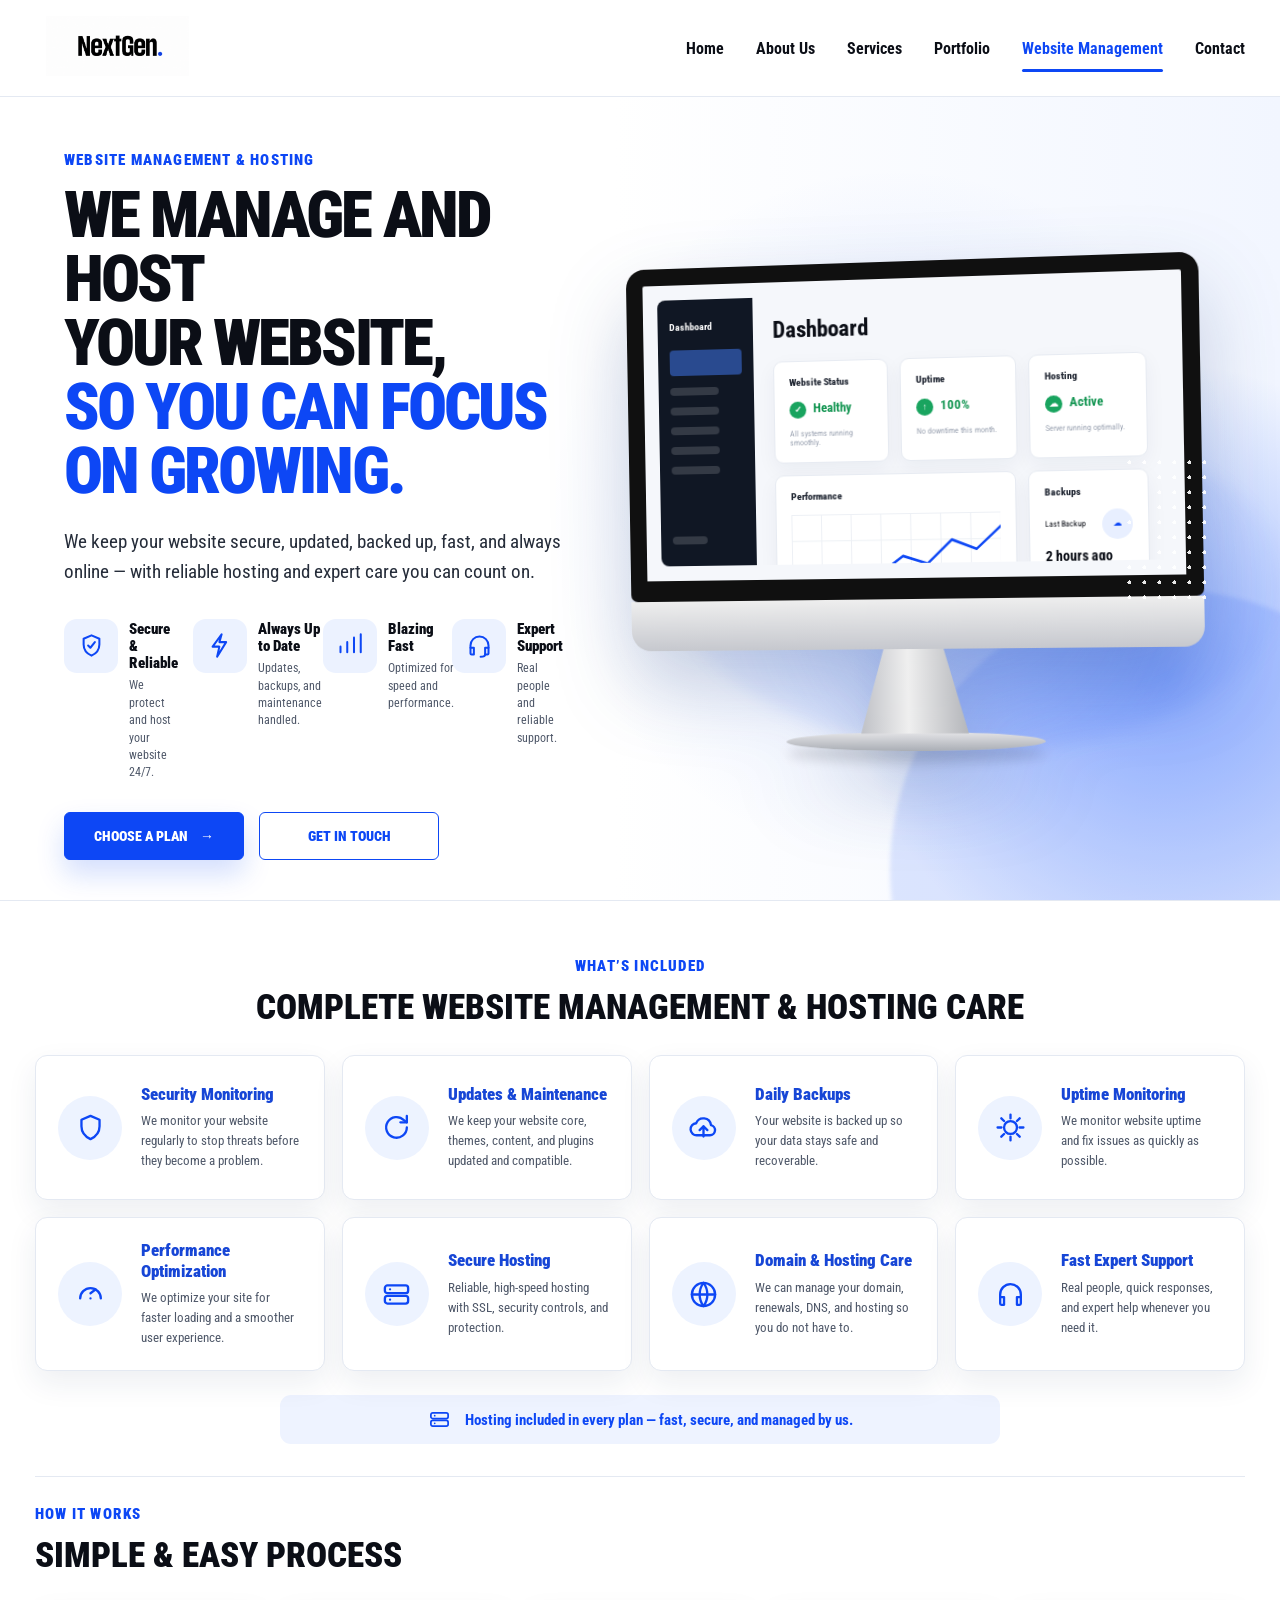
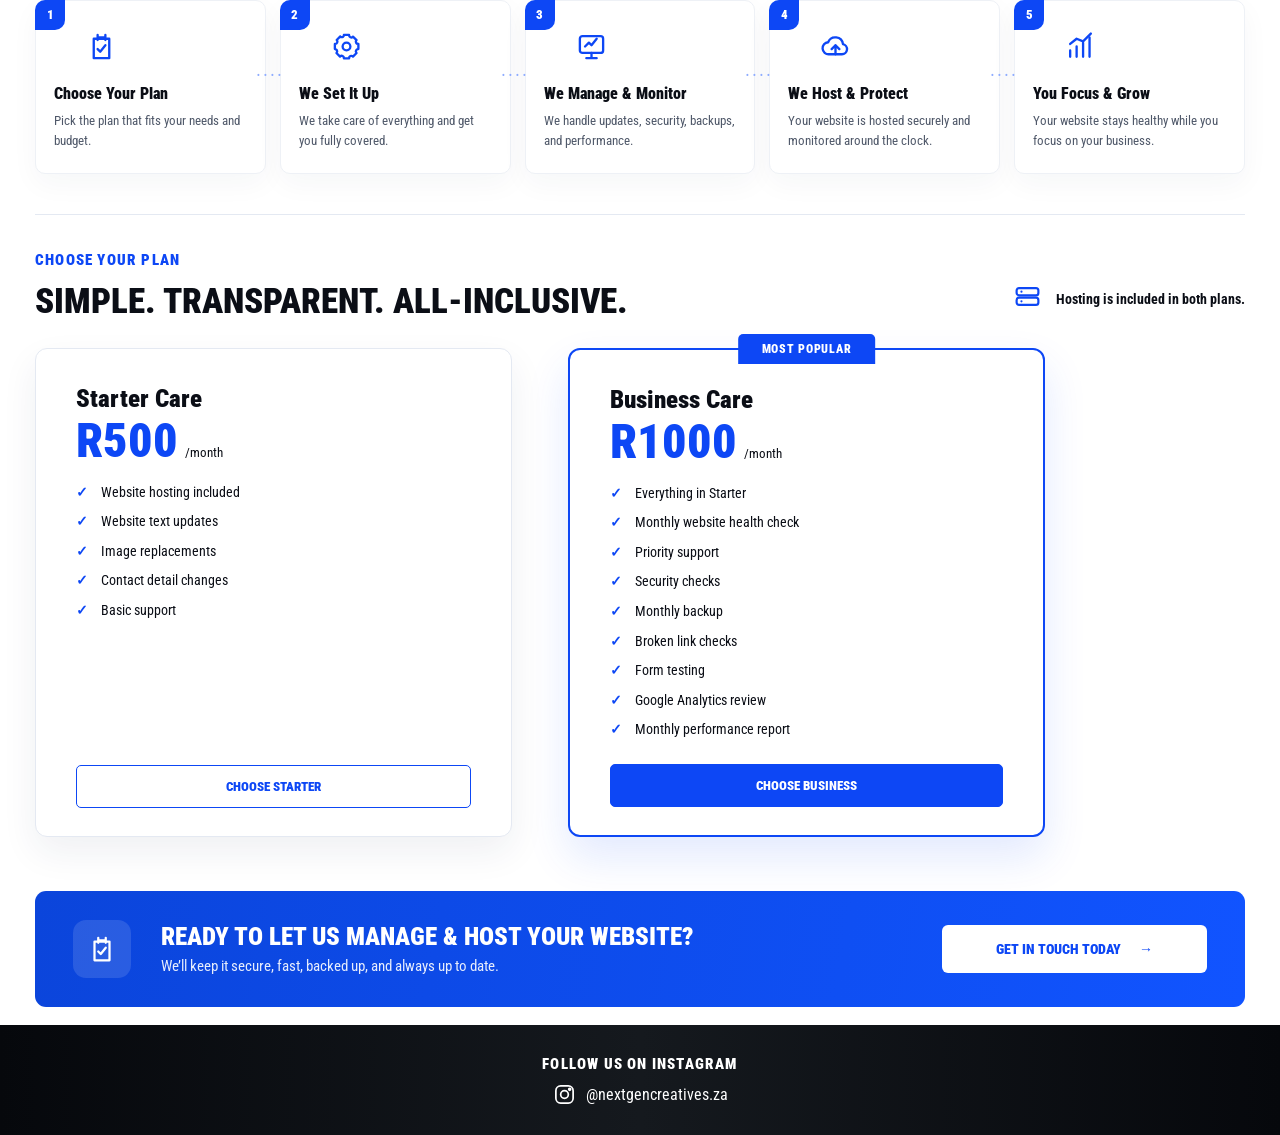
<file: Website Management.html>
<!DOCTYPE html>
<html lang="en">
<head>
    <title>Website Management &amp; Hosting - NextGen Creatives</title>
    <link rel="stylesheet" href="Style.css">
    <link rel="icon" type="image/png" href="Assets/Gen.png">
    <link rel="apple-touch-icon" href="Assets/Gen.png">

    <meta charset="UTF-8">
    <meta name="viewport" content="width=device-width, initial-scale=1.0">
    <meta name="description" content="Affordable website management and hosting plans from NextGen Creatives. Keep your website secure, updated, backed up, fast, and online.">

    <link rel="preconnect" href="https://fonts.googleapis.com">
    <link rel="preconnect" href="https://fonts.gstatic.com" crossorigin>
    <link href="https://fonts.googleapis.com/css2?family=Roboto+Condensed:wght@300;400;500;600;700;800;900&display=swap" rel="stylesheet">

    <script async src="https://www.googletagmanager.com/gtag/js?id=G-ZVE3HM8TDV"></script>
    <script>
        window.dataLayer = window.dataLayer || [];
        function gtag(){dataLayer.push(arguments);}
        gtag('js', new Date());
        gtag('config', 'G-ZVE3HM8TDV');
    </script>
</head>
<body class="management-page">
<header class="site-header">
    <a href="index.html" class="logo-link" aria-label="NextGen Creatives home">
        <img src="Assets/Gen.png" alt="NextGen Creatives Logo" class="logo">
    </a>

    <button class="menu-toggle" type="button" aria-label="Open navigation" aria-expanded="false">
        <span></span><span></span><span></span>
    </button>

    <nav class="site-nav" aria-label="Main navigation">
        <a href="index.html">Home</a>
        <a href="About Us.html">About Us</a>
        <a href="Services.html">Services</a>
        <a href="Portfolio.html">Portfolio</a>
        <a href="Website Management.html" class="active">Website Management</a>
        <a href="Contact Page.html">Contact</a>
    </nav>
</header>

<main>
    <section class="management-hero" aria-labelledby="management-title">
        <div class="management-hero-copy">
            <p class="management-eyebrow">Website Management &amp; Hosting</p>
            <h1 id="management-title">We Manage And Host<br>Your Website,<br><span>So You Can Focus<br>On Growing.</span></h1>
            <p class="management-lead">
                We keep your website secure, updated, backed up, fast, and always online —
                with reliable hosting and expert care you can count on.
            </p>

            <div class="hero-highlights" aria-label="Website care benefits">
                <article class="hero-highlight">
                    <span class="icon-box" aria-hidden="true">
                        <svg viewBox="0 0 24 24"><path d="M12 3 5 6v5c0 4.8 3 8.1 7 10 4-1.9 7-5.2 7-10V6l-7-3Z"/><path d="m9 12 2 2 4-5"/></svg>
                    </span>
                    <div><h3>Secure &amp; Reliable</h3><p>We protect and host your website 24/7.</p></div>
                </article>
                <article class="hero-highlight">
                    <span class="icon-box" aria-hidden="true">
                        <svg viewBox="0 0 24 24"><path d="m13 2-2 7h6l-8 13 2-9H5l8-11Z"/></svg>
                    </span>
                    <div><h3>Always Up to Date</h3><p>Updates, backups, and maintenance handled.</p></div>
                </article>
                <article class="hero-highlight">
                    <span class="icon-box" aria-hidden="true">
                        <svg viewBox="0 0 24 24"><path d="M4 18v-5M10 18V9M16 18V5M22 18V2"/></svg>
                    </span>
                    <div><h3>Blazing Fast</h3><p>Optimized for speed and performance.</p></div>
                </article>
                <article class="hero-highlight">
                    <span class="icon-box" aria-hidden="true">
                        <svg viewBox="0 0 24 24"><path d="M4 14v-2a8 8 0 0 1 16 0v2"/><path d="M4 14h3v6H5a1 1 0 0 1-1-1v-5ZM20 14h-3v6h2a1 1 0 0 0 1-1v-5Z"/><path d="M17 20c0 1.1-1.8 2-4 2"/></svg>
                    </span>
                    <div><h3>Expert Support</h3><p>Real people and reliable support.</p></div>
                </article>
            </div>

            <div class="hero-actions">
                <a href="#plans" class="management-button management-button-primary">Choose a Plan <span>→</span></a>
                <a href="Contact Page.html" class="management-button management-button-outline">Get in Touch</a>
            </div>
        </div>

        <div class="dashboard-scene" aria-label="Website management dashboard illustration">
            <div class="dashboard-glow"></div>
            <div class="monitor">
                <div class="monitor-screen">
                    <aside class="dashboard-sidebar">
                        <strong>Dashboard</strong>
                        <span class="active"></span>
                        <span></span><span></span><span></span><span></span><span></span>
                        <span class="sidebar-bottom"></span>
                    </aside>

                    <div class="dashboard-content">
                        <h2>Dashboard</h2>
                        <div class="dashboard-status-grid">
                            <article><small>Website Status</small><strong><i>✓</i> Healthy</strong><p>All systems running smoothly.</p></article>
                            <article><small>Uptime</small><strong><i>↑</i> 100%</strong><p>No downtime this month.</p></article>
                            <article><small>Hosting</small><strong><i>☁</i> Active</strong><p>Server running optimally.</p></article>
                        </div>

                        <div class="dashboard-lower-grid">
                            <article class="performance-card">
                                <small>Performance</small>
                                <div class="chart-grid">
                                    <svg viewBox="0 0 300 120" preserveAspectRatio="none" aria-hidden="true">
                                        <polyline points="0,96 30,72 60,84 92,59 125,70 160,49 195,58 230,31 265,42 300,16" />
                                    </svg>
                                </div>
                                <div class="chart-labels"><span>Mon</span><span>Tue</span><span>Wed</span><span>Thu</span><span>Fri</span><span>Sat</span><span>Sun</span></div>
                            </article>
                            <article class="backup-card">
                                <small>Backups</small>
                                <div class="backup-row"><span>Last Backup</span><b>☁</b></div>
                                <strong>2 hours ago</strong>
                                <p>Next backup in 22 hours</p>
                            </article>
                        </div>
                    </div>
                </div>
                <div class="monitor-chin"></div>
                <div class="monitor-stand"></div>
                <div class="monitor-base"></div>
            </div>
            <div class="dashboard-dots" aria-hidden="true"></div>
        </div>
    </section>

    <section class="included-section" aria-labelledby="included-title">
        <div class="section-heading centered-heading">
            <p class="section-eyebrow">What’s Included</p>
            <h2 id="included-title">Complete Website Management &amp; Hosting Care</h2>
        </div>

        <div class="included-grid">
            <article class="included-card">
                <span class="included-icon"><svg viewBox="0 0 24 24"><path d="M12 3 5 6v5c0 4.8 3 8.1 7 10 4-1.9 7-5.2 7-10V6l-7-3Z"/></svg></span>
                <div><h3>Security Monitoring</h3><p>We monitor your website regularly to stop threats before they become a problem.</p></div>
            </article>
            <article class="included-card">
                <span class="included-icon"><svg viewBox="0 0 24 24"><path d="M20 12a8 8 0 1 1-2.3-5.7L20 8"/><path d="M20 3v5h-5"/></svg></span>
                <div><h3>Updates &amp; Maintenance</h3><p>We keep your website core, themes, content, and plugins updated and compatible.</p></div>
            </article>
            <article class="included-card">
                <span class="included-icon"><svg viewBox="0 0 24 24"><path d="M7 18h10a4 4 0 0 0 .8-7.9A6 6 0 0 0 6.3 8.7 4.5 4.5 0 0 0 7 18Z"/><path d="m9 14 3-3 3 3M12 11v8"/></svg></span>
                <div><h3>Daily Backups</h3><p>Your website is backed up so your data stays safe and recoverable.</p></div>
            </article>
            <article class="included-card">
                <span class="included-icon"><svg viewBox="0 0 24 24"><path d="M12 2v3M12 19v3M4.9 4.9 7 7M17 17l2.1 2.1M2 12h3M19 12h3M4.9 19.1 7 17M17 7l2.1-2.1"/><circle cx="12" cy="12" r="5"/></svg></span>
                <div><h3>Uptime Monitoring</h3><p>We monitor website uptime and fix issues as quickly as possible.</p></div>
            </article>
            <article class="included-card">
                <span class="included-icon"><svg viewBox="0 0 24 24"><path d="M4 15a8 8 0 1 1 16 0"/><path d="m12 11 4-3M12 15h.01"/></svg></span>
                <div><h3>Performance Optimization</h3><p>We optimize your site for faster loading and a smoother user experience.</p></div>
            </article>
            <article class="included-card">
                <span class="included-icon"><svg viewBox="0 0 24 24"><rect x="3" y="5" width="18" height="6" rx="2"/><rect x="3" y="13" width="18" height="6" rx="2"/><path d="M7 8h.01M7 16h.01"/></svg></span>
                <div><h3>Secure Hosting</h3><p>Reliable, high-speed hosting with SSL, security controls, and protection.</p></div>
            </article>
            <article class="included-card">
                <span class="included-icon"><svg viewBox="0 0 24 24"><circle cx="12" cy="12" r="9"/><path d="M3 12h18M12 3a15 15 0 0 1 0 18M12 3a15 15 0 0 0 0 18"/></svg></span>
                <div><h3>Domain &amp; Hosting Care</h3><p>We can manage your domain, renewals, DNS, and hosting so you do not have to.</p></div>
            </article>
            <article class="included-card">
                <span class="included-icon"><svg viewBox="0 0 24 24"><path d="M4 14v-2a8 8 0 0 1 16 0v2"/><path d="M4 14h3v6H5a1 1 0 0 1-1-1v-5ZM20 14h-3v6h2a1 1 0 0 0 1-1v-5Z"/></svg></span>
                <div><h3>Fast Expert Support</h3><p>Real people, quick responses, and expert help whenever you need it.</p></div>
            </article>
        </div>

        <div class="hosting-strip">
            <span class="hosting-strip-icon"><svg viewBox="0 0 24 24"><rect x="3" y="5" width="18" height="6" rx="2"/><rect x="3" y="13" width="18" height="6" rx="2"/><path d="M7 8h.01M7 16h.01"/></svg></span>
            <strong>Hosting included in every plan — fast, secure, and managed by us.</strong>
        </div>
    </section>

    <section class="process-section" aria-labelledby="process-title">
        <div class="section-heading">
            <p class="section-eyebrow">How It Works</p>
            <h2 id="process-title">Simple &amp; Easy Process</h2>
        </div>

        <div class="process-grid">
            <article class="process-card">
                <span class="step-number">1</span>
                <span class="process-icon"><svg viewBox="0 0 24 24"><path d="M9 5h6M9 3v4M15 3v4M6 6h12v15H6z"/><path d="m9 14 2 2 4-5"/></svg></span>
                <h3>Choose Your Plan</h3><p>Pick the plan that fits your needs and budget.</p>
            </article>
            <article class="process-card">
                <span class="step-number">2</span>
                <span class="process-icon"><svg viewBox="0 0 24 24"><circle cx="12" cy="12" r="3"/><path d="M19.4 15a1.7 1.7 0 0 0 .3 1.9l.1.1-2.8 2.8-.1-.1a1.7 1.7 0 0 0-1.9-.3 1.7 1.7 0 0 0-1 1.6v.2h-4V21a1.7 1.7 0 0 0-1-1.6 1.7 1.7 0 0 0-1.9.3l-.1.1L4.2 17l.1-.1a1.7 1.7 0 0 0 .3-1.9A1.7 1.7 0 0 0 3 14H3v-4h.2a1.7 1.7 0 0 0 1.6-1 1.7 1.7 0 0 0-.3-1.9L4.4 7 7.2 4.2l.1.1a1.7 1.7 0 0 0 1.9.3A1.7 1.7 0 0 0 10 3V3h4v.2a1.7 1.7 0 0 0 1 1.6 1.7 1.7 0 0 0 1.9-.3l.1-.1L19.8 7l-.1.1a1.7 1.7 0 0 0-.3 1.9A1.7 1.7 0 0 0 21 10h.2v4H21a1.7 1.7 0 0 0-1.6 1Z"/></svg></span>
                <h3>We Set It Up</h3><p>We take care of everything and get you fully covered.</p>
            </article>
            <article class="process-card">
                <span class="step-number">3</span>
                <span class="process-icon"><svg viewBox="0 0 24 24"><rect x="3" y="4" width="18" height="13" rx="2"/><path d="M8 21h8M12 17v4M7 12l3-3 2 2 4-5"/></svg></span>
                <h3>We Manage &amp; Monitor</h3><p>We handle updates, security, backups, and performance.</p>
            </article>
            <article class="process-card">
                <span class="step-number">4</span>
                <span class="process-icon"><svg viewBox="0 0 24 24"><path d="M7 18h10a4 4 0 0 0 .8-7.9A6 6 0 0 0 6.3 8.7 4.5 4.5 0 0 0 7 18Z"/><path d="M12 11v7M9 14l3-3 3 3"/></svg></span>
                <h3>We Host &amp; Protect</h3><p>Your website is hosted securely and monitored around the clock.</p>
            </article>
            <article class="process-card">
                <span class="step-number">5</span>
                <span class="process-icon"><svg viewBox="0 0 24 24"><path d="M4 20v-5M9 20v-8M14 20v-11M19 20V5"/><path d="m4 10 5-4 5 2 6-6"/></svg></span>
                <h3>You Focus &amp; Grow</h3><p>Your website stays healthy while you focus on your business.</p>
            </article>
        </div>
    </section>

    <section class="plans-section" id="plans" aria-labelledby="plans-title">
        <div class="plans-heading-row">
            <div class="section-heading">
                <p class="section-eyebrow">Choose Your Plan</p>
                <h2 id="plans-title">Simple. Transparent. All-Inclusive.</h2>
            </div>
            <div class="plans-hosting-note">
                <span><svg viewBox="0 0 24 24"><rect x="3" y="5" width="18" height="6" rx="2"/><rect x="3" y="13" width="18" height="6" rx="2"/><path d="M7 8h.01M7 16h.01"/></svg></span>
                <strong>Hosting is included in both plans.</strong>
            </div>
        </div>

        <div class="plans-grid">
            <article class="care-plan-card">
                <h3>Starter Care</h3>
                <p class="care-price"><strong>R500</strong><span>/month</span></p>
                <ul>
                    <li>Website hosting included</li>
                    <li>Website text updates</li>
                    <li>Image replacements</li>
                    <li>Contact detail changes</li>
                    <li>Basic support</li>
                </ul>
                <a href="Contact Page.html" class="plan-button plan-button-outline">Choose Starter</a>
            </article>

            <article class="care-plan-card care-plan-featured">
                <span class="popular-badge">Most Popular</span>
                <h3>Business Care</h3>
                <p class="care-price"><strong>R1000</strong><span>/month</span></p>
                <ul>
                    <li>Everything in Starter</li>
                    <li>Monthly website health check</li>
                    <li>Priority support</li>
                    <li>Security checks</li>
                    <li>Monthly backup</li>
                    <li>Broken link checks</li>
                    <li>Form testing</li>
                    <li>Google Analytics review</li>
                    <li>Monthly performance report</li>
                </ul>
                <a href="Contact Page.html" class="plan-button plan-button-primary">Choose Business</a>
            </article>
        </div>
    </section>

    <section class="management-cta" aria-labelledby="management-cta-title">
        <div class="cta-icon"><svg viewBox="0 0 24 24"><path d="M9 5h6M9 3v4M15 3v4M6 6h12v15H6z"/><path d="m9 14 2 2 4-5"/></svg></div>
        <div class="cta-copy">
            <h2 id="management-cta-title">Ready To Let Us Manage &amp; Host Your Website?</h2>
            <p>We’ll keep it secure, fast, backed up, and always up to date.</p>
        </div>
        <a href="Contact Page.html" class="cta-button">Get in Touch Today <span>→</span></a>
    </section>
</main>

<footer class="management-footer">
    <p>Follow Us On Instagram</p>
    <a href="https://www.instagram.com/nextgencreatives.za/" target="_blank" rel="noopener noreferrer" aria-label="Follow NextGen Creatives on Instagram">
        <svg viewBox="0 0 24 24" aria-hidden="true"><rect x="3" y="3" width="18" height="18" rx="5"/><circle cx="12" cy="12" r="4"/><circle cx="17.4" cy="6.6" r="1"/></svg>
        <span>@nextgencreatives.za</span>
    </a>
</footer>

<script src="script.js"></script>
</body>
</html>
</file>
<file: Style.css>
html, body {
    width: 100%;
    overflow-x: hidden;
}

* {
    margin: 0;
    padding: 0;
    box-sizing: border-box;
}

:root {
    --bg: white;
    --text: #050505;
    --accent: #1F5BFF;
    --accent-dark: #1746D6;
    --surface: #F8FAFF;
    --border: #D8DFFF;
    --muted: #4D4D4D;
}

body {
    font-family: "Roboto Condensed", sans-serif;
    background: linear-gradient(135deg, #f5f5f5 0%, #e8e8e8 50%, #f0f0f0 100%);
    background-attachment: fixed;
    color: var(--text);
    overflow-x: hidden;
    position: relative;
    opacity: 1;
    transition: opacity 0.45s ease;
    min-height: 100vh;
}

body.fade-out {
    opacity: 0;
}

header {
    width: 100%;
    padding: 25px 60px;
    display: flex;
    align-items: center;
}

.logo-link {
    display: inline-block;
    background: transparent;
    padding: 0;
    border: none;
}

.logo {
    width: 260px;
    cursor: pointer;
    transition: transform 0.3s ease;
    background: transparent;
    border: none;
    padding: 0;
}

.logo-link:hover .logo {
    transform: scale(1.02);
}

/* Ensure the header logo has no white background or box styling */
.logo {
    background: transparent !important;
    padding: 0 !important;
    border: none !important;
    box-shadow: none !important;
    display: inline-block;
    mix-blend-mode: multiply;
    filter: drop-shadow(0 0 0px rgba(0,0,0,0));
}

.logo:hover {
    animation: bounce 0.8s ease;
}

@keyframes bounce {
    0% { transform: scale(1.1) translateY(0); }
    30% { transform: scale(1.1) translateY(-10px); }
    50% { transform: scale(1.1) translateY(0); }
    70% { transform: scale(1.1) translateY(-5px); }
    100% { transform: scale(1.1) translateY(0); }
}

nav {
    margin-left: auto;
    display: flex;
    align-items: center;
    gap: 42px;
}

nav a {
    text-decoration: none;
    color: var(--text);
    font-size: 20px;
    font-weight: 600;
    transition: 0.3s ease;
}

nav a:hover {
    color: var(--accent);
    transform: translateY(-4px);
}

nav a.active {
    font-weight: 900;
    border-bottom: 3px solid var(--accent);
    padding-bottom: 4px;
}

.hero {
    text-align: center;
    padding: 55px 40px 40px;
    overflow: hidden;
}

.intro {
    font-size: 58px;
    font-weight: 900;
    text-transform: uppercase;
    letter-spacing: 1px;
    margin-bottom: 30px;
}

.hero-title {
    font-size: 105px;
    font-weight: 900;
    line-height: 0.9;
    margin-top: 30px;
}

.hero-title span {
    display: inline-block;
    color: black;
    cursor: pointer;
    transition: 0.4s ease;
}

.hero-title span:hover {
    color: transparent;
    -webkit-text-stroke: 2px var(--accent);
    transform: translateY(-10px);
}

.hero-text {
    max-width: 900px;
    margin: 25px auto 35px;
    font-size: 26px;
    line-height: 1.5;
    text-align: center;
}

.image-slider {
    width: 100%;
    overflow: hidden;
    margin: 35px 0;
}

.image-track {
    display: flex;
    gap: 25px;
    width: max-content;
    animation: scrollImages 35s linear infinite;
}

.image-track img {
    width: 380px;
    height: 220px;
    object-fit: cover;
    border-radius: 12px;
    flex-shrink: 0;
}

@keyframes scrollImages {
    from { transform: translateX(0); }
    to { transform: translateX(-2000px); }
}

.buttons {
    display: flex;
    justify-content: center;
    gap: 15px;
}

.btn {
    padding: 18px 34px;
    text-decoration: none;
    border: 2px solid var(--accent);
    font-size: 20px;
    font-weight: 700;
    transition: 0.3s ease;
    border-radius: 14px;
}

.btn.black {
    background: var(--accent);
    color: white;
    border-color: var(--accent);
}

.btn.white {
    background: white;
    color: black;
    border-color: var(--accent);
}

.btn:hover {
    transform: translateY(-5px);
}

.page-section {
    max-width: 1200px;
    margin: 0 auto;
    padding: 100px 20px;
}

.page-card {
    border: 1px solid var(--border);
    background: var(--surface);
    padding: 30px;
    border-radius: 18px;
    margin-top: 25px;
    transition: 0.3s ease;
}

.page-card:hover {
    background: var(--accent);
    color: white;
    transform: translateY(-5px);
}

.page-card h2 {
    font-size: 30px;
    margin-bottom: 15px;
}

.page-card p {
    font-size: 18px;
    line-height: 1.6;
}

.care-hero {
    max-width: 1200px;
    margin: 0 auto;
    padding: 100px 40px 40px;
    display: grid;
    grid-template-columns: 1.2fr 0.8fr;
    gap: 40px;
    align-items: center;
}

.care-hero-copy {
    text-align: left;
    max-width: 700px;
}

.hero-small-title {
    font-size: 16px;
    text-transform: uppercase;
    letter-spacing: 0.35em;
    color: var(--accent);
    font-weight: 900;
    margin-bottom: 16px;
}

.care-hero h1 {
    font-size: 68px;
    line-height: 1.05;
    margin-bottom: 28px;
}

.hero-text {
    max-width: 760px;
    font-size: 22px;
    line-height: 1.8;
}

.hero-actions {
    display: flex;
    gap: 22px;
    margin-top: 36px;
}

.care-hero-panel {
    background: linear-gradient(180deg, rgba(31,91,255,0.15), rgba(255,255,255,0.85));
    border: 1px solid rgba(31,91,255,0.2);
    border-radius: 30px;
    padding: 34px;
    box-shadow: 0 30px 80px rgba(31,91,255,0.08);
}

.domain-help-card {
    background: white;
    border-radius: 26px;
    padding: 40px 32px;
    max-width: 460px;
    box-shadow: 0 25px 60px rgba(31,91,255,0.08);
}

.domain-help-label {
    font-size: 14px;
    text-transform: uppercase;
    letter-spacing: 0.35em;
    color: var(--accent);
    font-weight: 900;
    margin-bottom: 16px;
}

.domain-help-card h3 {
    font-size: 28px;
    margin-bottom: 18px;
}

.domain-help-card p {
    font-size: 17px;
    line-height: 1.8;
    margin-bottom: 28px;
    color: var(--muted);
}

.pricing-note {
    margin-top: 28px;
    font-size: 16px;
    color: var(--muted);
    text-align: center;
}

.why-section,
.pricing-section {
    max-width: 1200px;
    margin: 0 auto;
    padding: 60px 40px;
}

.section-intro {
    text-align: center;
    margin-bottom: 40px;
}

.section-label {
    font-size: 18px;
    text-transform: uppercase;
    letter-spacing: 0.35em;
    color: var(--accent);
    font-weight: 900;
    margin-bottom: 18px;
}

.why-grid,
.pricing-grid {
    display: grid;
    grid-template-columns: repeat(3, minmax(0, 1fr));
    gap: 24px;
}

.why-card,
.plan-card {
    background: white;
    border: 1px solid rgba(31,91,255,0.14);
    border-radius: 28px;
    padding: 32px;
    box-shadow: 0 20px 50px rgba(31,91,255,0.06);
    transition: border-color 0.3s ease, transform 0.3s ease;
}

.why-card:hover,
.plan-card:hover,
.page-card:hover {
    border-color: var(--accent);
    transform: translateY(-8px);
}

.why-card h3,
.plan-card h3 {
    font-size: 26px;
    margin-bottom: 16px;
}

.why-icon {
    font-size: 40px;
    margin-bottom: 18px;
}

.why-card p,
.plan-card p,
.plan-card li {
    font-size: 17px;
    line-height: 1.8;
}

.plan-price {
    font-size: 42px;
    font-weight: 900;
    margin: 24px 0;
    color: var(--accent);
}

.plan-card ul {
    list-style: none;
    display: grid;
    gap: 12px;
    margin-bottom: 24px;
}

.plan-card li {
    position: relative;
    padding-left: 26px;
}

.plan-card li::before {
    content: '✔';
    position: absolute;
    left: 0;
    top: 0;
    color: var(--accent);
}

.plan-featured {
    background: linear-gradient(180deg, #1f5bff, #2a76ff);
    color: white;
    border-color: transparent;
    transform: translateY(-10px);
    min-height: 540px;
}

.plan-featured .plan-badge {
    display: inline-block;
    background: rgba(255,255,255,0.12);
    padding: 8px 16px;
    border-radius: 999px;
    font-size: 14px;
    margin-bottom: 18px;
    text-transform: uppercase;
    letter-spacing: 0.2em;
}

.plan-featured .plan-price {
    color: white;
}

.plan-featured .btn {
    background: white;
    color: #1f5bff;
    border-color: white;
}

.cta-card {
    text-align: center;
    padding: 32px 28px;
    background: linear-gradient(180deg, rgba(31,91,255,0.12), rgba(255,255,255,0.98));
    border: 1px solid rgba(31,91,255,0.18);
    border-radius: 28px;
}

.included-grid {
    display: grid;
    grid-template-columns: repeat(3, 1fr);
    gap: 24px;
    margin-top: 16px;
}

.included-card {
    background: white;
    border: 1px solid rgba(31,91,255,0.08);
    border-radius: 18px;
    padding: 28px;
    text-align: left;
    box-shadow: 0 18px 40px rgba(31,91,255,0.04);
}

.included-card h3 {
    font-size: 20px;
    margin-bottom: 10px;
    color: var(--accent-dark);
}

.perfect-for {
    text-align: left;
    margin-top: 16px;
}

.perfect-for ul {
    display: flex;
    gap: 18px;
    flex-wrap: wrap;
    list-style: none;
    padding: 0;
    margin: 12px 0 0 0;
}

.perfect-for li {
    background: #fff;
    border: 1px solid rgba(31,91,255,0.06);
    padding: 10px 14px;
    border-radius: 12px;
    font-weight: 700;
}

.testimonials-section {
    max-width: 1200px;
    margin: 0 auto;
    padding: 100px 20px;
}

.testimonial-card {
    background: white;
    border: 1px solid rgba(31,91,255,0.14);
    border-radius: 28px;
    padding: 40px 36px;
    text-align: center;
    box-shadow: 0 20px 60px rgba(31,91,255,0.08);
}

.testimonial-stars {
    font-size: 26px;
    margin: 18px 0;
}

.testimonial-quote {
    font-size: 20px;
    line-height: 1.8;
    color: var(--muted);
    margin-bottom: 18px;
}

.testimonial-author {
    font-size: 17px;
    font-weight: 700;
}

.final-cta-banner {
    max-width: 1200px;
    margin: 0 auto;
    padding: 60px 40px;
    background: var(--accent);
    border-radius: 32px;
    display: flex;
    align-items: center;
    justify-content: space-between;
    gap: 30px;
    color: white;
    margin-top: 40px;
}

.final-cta-banner h2 {
    font-size: 38px;
    margin-bottom: 16px;
}

.final-cta-banner p {
    font-size: 18px;
    line-height: 1.8;
    max-width: 700px;
}

.final-cta-banner .btn.black {
    background: white;
    color: var(--accent);
    border-color: white;
}

.final-cta-banner .btn.black:hover {
    background: white;
    opacity: 0.95;
}

.cta-card h2 {
    font-size: 34px;
    margin-bottom: 18px;
}

.cta-card p {
    font-size: 18px;
    color: var(--muted);
    line-height: 1.8;
    margin-bottom: 24px;
}

.cta-card .btn {
    padding: 16px 36px;
}

@media (max-width: 1000px) {
    .care-hero {
        grid-template-columns: 1fr;
        padding: 60px 24px 40px;
    }

    .care-hero h1 {
        font-size: 58px;
    }

    .why-grid,
    .pricing-grid {
        grid-template-columns: 1fr;
    }

    .page-section,
    .why-section,
    .pricing-section {
        padding: 40px 24px;
    }
}

@media (max-width: 640px) {
    .hero-actions {
        flex-direction: column;
        align-items: stretch;
    }

    .domain-search {
        flex-direction: column;
    }

    .domain-search button,
    .domain-search input {
        width: 100%;
    }
}

.about-layout {
    display: grid;
    grid-template-columns: 180px 1fr;
    gap: 120px;
    padding: 100px 90px 60px;
}

.about-menu {
    font-size: 18px;
    line-height: 1.7;
    padding-top: 80px;
}

.about-content h1 {
    font-size: 95px;
    font-weight: 900;
    margin-bottom: 35px;
}

.about-content p {
    max-width: 900px;
    font-size: 24px;
    line-height: 1.6;
    color: var(--muted);
    margin-bottom: 25px;
}

.wide-image {
    padding: 40px 90px;
}

.wide-image img {
    width: 100%;
    height: 430px;
    object-fit: cover;
}

.quote-section {
    display: grid;
    grid-template-columns: 1fr 1fr;
    gap: 80px;
    align-items: center;
    padding: 90px;
}

.quote p {
    font-size: 45px;
    font-weight: 900;
    line-height: 1.1;
    font-style: italic;
}

.quote-section img {
    width: 100%;
    height: 300px;
    object-fit: cover;
}

.team-section-new {
    display: grid;
    grid-template-columns: 1fr 1fr;
    gap: 90px;
    padding: 90px;
    align-items: center;
    background: var(--accent);
    color: white;
}

.team-images-new {
    display: grid;
    grid-template-columns: 1fr 1fr;
    gap: 25px;
}

.member-card {
    text-align: center;
}

.member-card img,
.team-placeholder {
    width: 100%;
    height: 320px;
    object-fit: cover;
    background: var(--surface);
}

.team-placeholder {
    display: flex;
    align-items: center;
    justify-content: center;
    background: var(--accent);
    color: white;
    font-size: 90px;
    font-weight: 900;
}

.member-card h3 {
    margin-top: 15px;
    font-size: 30px;
    font-weight: 900;
    color: white;
}

.member-card p {
    font-size: 17px;
    color: white;
    margin-top: 5px;
}

.team-content-new h2 {
    font-size: 85px;
    font-weight: 900;
    margin-bottom: 25px;
}

.team-content-new p {
    font-size: 24px;
    line-height: 1.6;
    color: white;
}

.stats-new {
    display: flex;
    gap: 50px;
    margin-top: 40px;
}

.stats-new h3 {
    font-size: 55px;
    font-weight: 900;
    color: white;
}

.stats-new p {
    font-size: 18px;
    color: white;
}

.core-values-section {
    padding: 90px;
    margin-top: 60px;
}

.core-values-section h3 {
    font-size: 85px;
    font-weight: 900;
    margin-bottom: 35px;
}

.core-values-grid {
    display: grid;
    grid-template-columns: repeat(4, minmax(0, 1fr));
    gap: 20px;
}

.core-value-box {
    position: relative;
    background: var(--surface);
    border: 1px solid var(--border);
    border-radius: 24px;
    padding: 38px 120px 28px 28px;
    min-height: 260px;
    display: flex;
    flex-direction: column;
    justify-content: center;
    overflow: hidden;
    transition: transform 0.3s ease, box-shadow 0.3s ease, border-color 0.3s ease;
}

.core-value-box:hover {
    transform: translateY(-10px) scale(1.02);
    box-shadow: 0 25px 50px rgba(0,0,0,0.15);
    border-color: var(--accent);
}

.core-value-box img {
    position: absolute;
    top: 20px;
    right: 20px;
    width: 80px;
    height: 80px;
    object-fit: cover;
    border-radius: 18px;
    box-shadow: 0 12px 24px rgba(0,0,0,0.15);
}

.core-value-box h4 {
    font-size: 24px;
    margin-bottom: 12px;
    font-weight: 900;
}

.core-value-box p {
    font-size: 24px;
    line-height: 1.7;
    color: var(--muted);
}

.app-logos {
    padding: 40px 0 60px;
    overflow: hidden;
}

.logo-slider {
    width: 100%;
    overflow: hidden;
}

.slider-track {
    display: flex;
    gap: 25px;
    width: max-content;
    animation: appScroll 30s linear infinite;
}

.slider-track img {
    width: 120px;
    height: 120px;
    object-fit: contain;
    background: transparent;
    border: none;
    box-shadow: none;
    border-radius: 0;
    transition: transform 0.3s ease;
    mix-blend-mode: screen;
    filter: brightness(1.05);
}

.slider-track img:hover {
    transform: scale(1.1);
}

@keyframes appScroll {
    from { transform: translateX(0); }
    to { transform: translateX(-50%); }
}

.services-alternate {
    max-width: 1200px;
    margin: 0 auto;
    padding: 60px;
}

.service-item {
    margin-bottom: 80px;
}

.service-inner {
    display: grid;
    grid-template-columns: 420px 1fr;
    gap: 45px;
    align-items: center;
}

.service-item.right .service-inner {
    grid-template-columns: 1fr 420px;
}

.service-copy {
    background: var(--surface);
    border-radius: 28px;
    padding: 35px;
}

.service-copy h2 {
    font-size: 42px;
    font-weight: 900;
    margin-bottom: 18px;
}

.service-copy p {
    font-size: 20px;
    line-height: 1.7;
    color: var(--muted);
}

.service-list {
    margin: 20px 0 0 25px;
}

.service-list li {
    font-size: 18px;
    line-height: 1.7;
}

.service-image {
    overflow: hidden;
    border-radius: 30px;
}

.service-image img {
    width: 100%;
    height: 420px;
    object-fit: cover;
    display: block;
}

.portfolio-showcase {
    width: 94%;
    max-width: 1600px;
    margin: 0 auto;
    padding: 60px 0;
}

.portfolio-item {
    display: grid;
    grid-template-columns: 68% 32%;
    gap: 55px;
    align-items: flex-start;
    margin-bottom: 110px;
}

.portfolio-item.reverse {
    grid-template-columns: 32% 68%;
}

.portfolio-media video,
.portfolio-media img {
    width: 100%;
    display: block;
    object-fit: cover;
}

.portfolio-media video {
    aspect-ratio: 16 / 9;
}

.portfolio-media img {
    height: 420px;
}

.portfolio-copy h2 {
    font-size: 50px;
    font-weight: 900;
    line-height: 1;
    margin-bottom: 26px;
}

.portfolio-copy p {
    font-size: 22px;
    line-height: 1.7;
    color: var(--text);
    margin-bottom: 26px;
}

.portfolio-copy ul {
    margin-left: 24px;
}

.portfolio-copy li {
    font-size: 21px;
    line-height: 1.6;
    margin-bottom: 8px;
}

.contact-grid {
    display: grid;
    grid-template-columns: 1fr 1fr;
    gap: 35px;
}

.contact-panel,
.contact-form {
    background: var(--surface);
    border: 1px solid var(--border);
    border-radius: 24px;
    padding: 35px;
}

.contact-panel h2,
.contact-form h2 {
    font-size: 32px;
    margin-bottom: 22px;
}

.contact-panel p {
    font-size: 18px;
    line-height: 1.8;
    color: var(--muted);
}

.form-group {
    display: flex;
    flex-direction: column;
    gap: 10px;
    margin-bottom: 22px;
}

.form-group label {
    font-size: 16px;
    font-weight: 700;
}

.form-control {
    width: 100%;
    padding: 16px 18px;
    border: 1px solid var(--border);
    border-radius: 14px;
    font-size: 16px;
}

.submit-btn {
    background: var(--accent);
    color: white;
    border: none;
    border-radius: 14px;
    padding: 18px 28px;
    font-size: 18px;
    font-weight: 700;
    cursor: pointer;
}

#form-status {
    margin-top: 15px;
    font-size: 17px;
    font-weight: 700;
}

.service-banner {
    width: 100%;
    background: var(--accent);
    overflow: hidden;
    margin-top: 80px;
    padding: 18px 0;
}

.service-track {
    display: flex;
    width: max-content;
    gap: 40px;
    animation: serviceScroll 20s linear infinite;
}

.service-track span {
    color: white;
    font-size: 36px;
    font-weight: 900;
    letter-spacing: 2px;
    white-space: nowrap;
}

.care-plans-section {
    max-width: 1200px;
    margin: 80px auto 40px;
    padding: 60px 40px;
    background: linear-gradient(180deg, rgba(31,91,255,0.08) 0%, rgba(248,250,255,0.95) 100%);
    border: 1px solid rgba(31,91,255,0.18);
    border-radius: 36px;
}

.care-plans-intro {
    text-align: center;
    margin-bottom: 45px;
}

.care-plans-intro .section-label {
    text-transform: uppercase;
    letter-spacing: 0.25em;
    color: var(--accent-dark);
    font-weight: 900;
    margin-bottom: 14px;
    display: inline-block;
}

.care-plans-intro h2 {
    font-size: 56px;
    font-weight: 900;
    line-height: 1.05;
    margin-bottom: 18px;
}

.care-plans-intro .section-copy {
    max-width: 820px;
    margin: 0 auto;
    font-size: 20px;
    line-height: 1.75;
    color: var(--muted);
}

.hosting-grid {
    display: grid;
    grid-template-columns: repeat(3, minmax(0, 1fr));
    gap: 24px;
    margin-bottom: 40px;
}

.hosting-card {
    position: relative;
    background: white;
    border: 1px solid rgba(31,91,255,0.15);
    border-radius: 28px;
    padding: 38px 30px 32px;
    box-shadow: 0 22px 60px rgba(31,91,255,0.08);
    transition: transform 0.3s ease, box-shadow 0.3s ease, border-color 0.3s ease;
}

.hosting-card:hover {
    transform: translateY(-8px);
    box-shadow: 0 32px 70px rgba(31,91,255,0.12);
    border-color: rgba(31,91,255,0.35);
}

.card-ribbon {
    position: absolute;
    top: 20px;
    right: -2px;
    background: var(--accent-dark);
    color: white;
    padding: 10px 20px;
    border-radius: 0 0 0 16px;
    font-size: 14px;
    font-weight: 700;
    letter-spacing: 0.5px;
}

.hosting-card h3 {
    font-size: 36px;
    font-weight: 900;
    margin-bottom: 12px;
}

.plan-price {
    font-size: 38px;
    font-weight: 900;
    color: var(--accent);
    margin-bottom: 18px;
}

.plan-copy {
    font-size: 18px;
    line-height: 1.8;
    color: var(--muted);
    margin-bottom: 24px;
}

.hosting-card ul {
    list-style: none;
    display: grid;
    gap: 14px;
    margin-bottom: 28px;
}

.hosting-card li {
    font-size: 17px;
    line-height: 1.7;
    color: var(--text);
}

.hosting-card li::before {
    content: '✔';
    color: var(--accent);
    margin-right: 10px;
}

.care-addons {
    text-align: center;
    padding: 30px 24px;
    border-radius: 24px;
    background: rgba(31,91,255,0.05);
    border: 1px solid rgba(31,91,255,0.12);
}

.care-addons h4 {
    font-size: 30px;
    font-weight: 900;
    margin-bottom: 18px;
}

.cta-card {
    text-align: center;
    padding: 32px 28px;
    background: linear-gradient(180deg, rgba(31,91,255,0.1), rgba(255,255,255,0.96));
    border: 1px solid rgba(31,91,255,0.18);
    border-radius: 28px;
}

.cta-card h2 {
    font-size: 32px;
    margin-bottom: 18px;
}

.cta-card p {
    font-size: 18px;
    color: var(--muted);
    line-height: 1.8;
    margin-bottom: 24px;
}

.cta-card .btn {
    padding: 16px 36px;
}

.care-addons p {
    font-size: 18px;
    color: var(--muted);
    line-height: 1.8;
    margin-bottom: 22px;
}

.care-plan-cta {
    display: inline-block;
    margin-top: 0;
    padding: 16px 32px;
    border-radius: 14px;
}

.business-card {
    background: linear-gradient(180deg, rgba(31,91,255,0.12), rgba(255,255,255,0.98));
    border-color: rgba(31,91,255,0.28);
}

.premium-card {
    background: linear-gradient(180deg, rgba(31,91,255,0.18), rgba(248,250,255,1));
    border-color: rgba(31,91,255,0.32);
}

/* Comparison Table Styles */
.comparison-table-section {
    max-width: 1000px;
    margin: 60px auto 40px;
    padding: 40px;
}

.comparison-table-section h3 {
    font-size: 32px;
    font-weight: 900;
    margin-bottom: 32px;
    text-align: center;
}

.comparison-table {
    width: 100%;
    border-collapse: collapse;
    background: white;
    border: 1px solid rgba(31,91,255,0.15);
    border-radius: 16px;
    overflow: hidden;
    box-shadow: 0 10px 30px rgba(31,91,255,0.08);
}

.comparison-table thead {
    background: linear-gradient(90deg, rgba(31,91,255,0.08), rgba(31,91,255,0.05));
    border-bottom: 2px solid rgba(31,91,255,0.15);
}

.comparison-table th {
    padding: 20px 24px;
    text-align: left;
    font-size: 18px;
    font-weight: 900;
    color: var(--accent-dark);
}

.comparison-table td {
    padding: 18px 24px;
    border-bottom: 1px solid rgba(31,91,255,0.1);
    font-size: 16px;
}

.comparison-table tbody tr:last-child td {
    border-bottom: none;
}

.comparison-table tbody tr:hover {
    background: rgba(31,91,255,0.03);
}

/* Trust Section Styles */
.trust-section {
    max-width: 1200px;
    margin: 80px auto 0;
    padding: 60px 40px;
}

.trust-section .section-intro {
    margin-bottom: 50px;
}

.trust-grid {
    display: grid;
    grid-template-columns: repeat(auto-fit, minmax(280px, 1fr));
    gap: 28px;
}

.trust-card {
    background: var(--surface);
    border: 1px solid rgba(31,91,255,0.12);
    border-radius: 20px;
    padding: 32px 28px;
    transition: transform 0.3s ease, box-shadow 0.3s ease, border-color 0.3s ease;
}

.trust-card:hover {
    transform: translateY(-8px);
    box-shadow: 0 20px 50px rgba(31,91,255,0.1);
    border-color: rgba(31,91,255,0.25);
}

.trust-card h3 {
    font-size: 20px;
    font-weight: 900;
    margin-bottom: 14px;
    color: var(--text);
}

.trust-card p {
    font-size: 16px;
    line-height: 1.7;
    color: var(--muted);
}

/* CTA Buttons Container */
.final-cta-banner .cta-buttons {
    display: flex;
    gap: 16px;
    align-items: center;
}

.final-cta-banner .cta-buttons .btn {
    padding: 16px 32px;
    font-size: 16px;
}

@media (max-width: 768px) {
    .hero,
    .page-section,
    .pricing-section,
    .included-section,
    .cta-section {
        width: 100%;
        max-width: 100%;
        overflow-x: hidden;
        padding-left: 20px;
        padding-right: 20px;
    }

    .pricing-cards,
    .included-grid,
    .perfect-grid {
        display: flex;
        flex-direction: column;
        width: 100%;
    }

    .pricing-card,
    .included-card,
    .perfect-card {
        width: 100%;
        max-width: 100%;
    }

    img {
        max-width: 100%;
        height: auto;
    }
}

@media (max-width: 900px) {
    .hosting-grid {
        grid-template-columns: 1fr;
    }

    .hosting-card {
        padding: 30px 22px;
    }

    .hosting-card h3 {
        font-size: 32px;
    }

    .plan-price {
        font-size: 32px;
    }
}

.care-addons h4 {
    font-size: 30px;
    font-weight: 900;
    margin-bottom: 18px;
}

.care-addons p {
    font-size: 18px;
    color: var(--muted);
    line-height: 1.8;
    margin-bottom: 12px;
}

.care-plan-cta {
    display: inline-block;
    margin-top: 24px;
    padding: 16px 32px;
    border-radius: 14px;
}

@keyframes serviceScroll {
    from { transform: translateX(0); }
    to { transform: translateX(-50%); }
}

@media (max-width: 900px) {
    header {
        padding: 20px;
        flex-direction: column;
        gap: 20px;
        text-align: center;
    }

    .logo {
        width: 190px;
    }

    nav {
        margin-left: 0;
        flex-wrap: wrap;
        justify-content: center;
        gap: 18px;
    }

    nav a {
        font-size: 16px;
    }

    .hero {
        padding: 35px 20px;
    }

    .intro {
        font-size: 42px;
        line-height: 1;
    }

    .hero-title {
        font-size: 55px;
        line-height: 0.95;
    }

    .hero-text {
        font-size: 20px;
        max-width: 100%;
    }

    .image-track img {
        width: 260px;
        height: 150px;
    }

    .buttons {
        flex-direction: column;
        align-items: center;
    }

    .btn {
        width: 90%;
        text-align: center;
        font-size: 18px;
    }

    .page-section,
    .services-alternate,
    .portfolio-showcase,
    .core-values-section {
        width: 100%;
        padding: 35px 20px;
    }

    .about-layout,
    .quote-section,
    .team-section-new,
    .contact-grid,
    .service-inner,
    .service-item.right .service-inner,
    .portfolio-item,
    .portfolio-item.reverse {
        grid-template-columns: 1fr;
        gap: 35px;
    }

    .about-layout,
    .quote-section,
    .team-section-new,
    .wide-image {
        padding: 35px 20px;
    }

    .about-menu {
        padding-top: 0;
    }

    .about-content h1,
    .team-content-new h2 {
        font-size: 55px;
    }

    .about-content p,
    .team-content-new p,
    .quote p {
        font-size: 20px;
    }

    .wide-image img {
        height: 260px;
    }

    .team-images-new {
        grid-template-columns: 1fr;
    }

    .core-values-grid {
        grid-template-columns: 1fr;
    }

    .service-copy {
        padding: 25px;
    }

    .service-copy h2,
    .portfolio-copy h2 {
        font-size: 36px;
    }

    .service-copy p,
    .service-list li,
    .portfolio-copy p,
    .portfolio-copy li {
        font-size: 18px;
    }

    .service-image img,
    .portfolio-media img,
    .portfolio-media video {
        width: 100%;
        height: auto;
        aspect-ratio: 16 / 9;
        object-fit: cover;
    }

    .contact-panel,
    .contact-form {
        padding: 25px;
    }

    .service-track span {
        font-size: 24px;
    }

    .care-plans-section {
        padding: 40px 20px;
        margin: 60px auto 30px;
    }

    .care-plans-intro h2 {
        font-size: 40px;
    }

    .care-plans-intro .section-copy,
    .care-addons p {
        font-size: 16px;
    }

    .care-plans-grid {
        grid-template-columns: 1fr;
    }

    .care-plan-card {
        padding: 24px 22px;
    }

    .care-addons {
        padding: 22px 16px;
    }

    .comparison-table-section {
        padding: 24px 16px;
        margin: 40px auto 24px;
    }

    .comparison-table-section h3 {
        font-size: 24px;
        margin-bottom: 24px;
    }

    .comparison-table {
        font-size: 14px;
    }

    .comparison-table th,
    .comparison-table td {
        padding: 14px 12px;
        font-size: 14px;
    }

    .trust-section {
        padding: 40px 20px;
        margin: 60px auto 0;
    }

    .trust-grid {
        grid-template-columns: 1fr;
        gap: 20px;
    }

    .trust-card {
        padding: 24px 20px;
    }

    .trust-card h3 {
        font-size: 18px;
    }

    .trust-card p {
        font-size: 15px;
    }

    .final-cta-banner {
        flex-direction: column;
        text-align: center;
        padding: 40px 20px;
    }

    .final-cta-banner h2 {
        font-size: 28px;
    }

    .final-cta-banner p {
        font-size: 16px;
        max-width: 100%;
    }

    .final-cta-banner .cta-buttons {
        flex-direction: column;
        width: 100%;
    }

    .final-cta-banner .cta-buttons .btn {
        width: 100%;
    }
}


/* =========================================================
   MOBILE OVERFLOW FIXES - NextGen Creatives
   Fixes sideways scrolling on Website Management page
   ========================================================= */

html,
body {
    max-width: 100%;
    overflow-x: hidden;
}

body {
    min-width: 0;
}

section,
header,
nav,
div,
article,
main,
footer {
    max-width: 100%;
}

img,
video,
iframe {
    max-width: 100%;
    height: auto;
}

/* Tables are usually what causes left/right movement on phones */
.comparison-table-section {
    width: 100%;
    max-width: 100%;
    overflow-x: auto;
    -webkit-overflow-scrolling: touch;
}

.comparison-table {
    width: 100%;
    border-collapse: collapse;
}

/* Website Management page mobile layout */
@media (max-width: 768px) {
    header {
        width: 100%;
        max-width: 100%;
        padding-left: 16px;
        padding-right: 16px;
    }

    nav {
        width: 100%;
        max-width: 100%;
        gap: 14px;
    }

    nav a {
        font-size: 15px;
    }

    .care-hero,
    .why-section,
    .page-section,
    .pricing-section,
    .trust-section,
    .final-cta-banner {
        width: 100%;
        max-width: 100%;
        padding-left: 18px;
        padding-right: 18px;
        overflow-x: hidden;
    }

    .care-hero {
        grid-template-columns: 1fr;
        gap: 28px;
    }

    .care-hero h1 {
        font-size: 46px;
        line-height: 1.05;
        word-break: normal;
    }

    .hero-text {
        font-size: 18px;
        line-height: 1.6;
    }

    .hero-actions,
    .cta-buttons {
        flex-direction: column;
        width: 100%;
    }

    .hero-actions .btn,
    .cta-buttons .btn,
    .btn {
        width: 100%;
        max-width: 100%;
        text-align: center;
    }

    .care-hero-panel,
    .domain-help-card,
    .why-card,
    .included-card,
    .plan-card,
    .trust-card {
        width: 100%;
        max-width: 100%;
    }

    .why-grid,
    .included-grid,
    .pricing-grid,
    .trust-grid {
        display: grid;
        grid-template-columns: 1fr;
        width: 100%;
        max-width: 100%;
    }

    .plan-featured {
        transform: none;
        min-height: auto;
    }

    .plan-price {
        font-size: 30px;
    }

    .comparison-table-section {
        padding-left: 0;
        padding-right: 0;
        margin-left: 0;
        margin-right: 0;
        overflow-x: auto;
    }

    .comparison-table {
        min-width: 520px;
    }

    .comparison-table th,
    .comparison-table td {
        padding: 12px 10px;
        font-size: 14px;
        white-space: nowrap;
    }

    .final-cta-banner {
        margin-left: 0;
        margin-right: 0;
        border-radius: 24px;
        flex-direction: column;
        text-align: center;
    }

    .service-banner {
        width: 100%;
        max-width: 100%;
        overflow: hidden;
    }

    .service-track {
        max-width: none;
    }
}

@media (max-width: 420px) {
    .care-hero h1 {
        font-size: 38px;
    }

    .section-label,
    .hero-small-title {
        letter-spacing: 0.2em;
        font-size: 13px;
    }

    .section-intro h2 {
        font-size: 30px;
    }

    .domain-help-card {
        padding: 28px 20px;
    }

    .comparison-table {
        min-width: 480px;
    }
}

/* =========================================================
   PORTFOLIO REDESIGN — scoped to Portfolio.html
   ========================================================= */
.portfolio-page {
    --portfolio-blue: #1f5bff;
    --portfolio-blue-dark: #1045d8;
    --portfolio-ink: #10131a;
    --portfolio-muted: #606878;
    --portfolio-line: #e3e9f4;
    --portfolio-soft: #f4f8ff;
    --portfolio-card: #ffffff;
    background:
        radial-gradient(circle at 78% 8%, rgba(31, 91, 255, 0.10), transparent 22%),
        linear-gradient(180deg, #fbfdff 0%, #ffffff 34%, #ffffff 100%);
    color: var(--portfolio-ink);
}

.portfolio-page .sr-only {
    position: absolute;
    width: 1px;
    height: 1px;
    padding: 0;
    margin: -1px;
    overflow: hidden;
    clip: rect(0, 0, 0, 0);
    white-space: nowrap;
    border: 0;
}

.portfolio-page .site-header {
    width: min(1240px, calc(100% - 48px));
    min-height: 94px;
    margin: 0 auto;
    padding: 18px 0;
    display: flex;
    align-items: center;
    gap: 32px;
    position: relative;
    z-index: 20;
}

.portfolio-page .logo-link {
    flex: 0 0 auto;
}

.portfolio-page .logo {
    width: 150px;
    max-height: 60px;
    object-fit: contain;
    mix-blend-mode: multiply;
}

.portfolio-page .site-nav {
    margin-left: auto;
    display: flex;
    align-items: center;
    gap: clamp(20px, 2.3vw, 38px);
}

.portfolio-page .site-nav a {
    position: relative;
    font-size: 16px;
    font-weight: 700;
    color: var(--portfolio-ink);
    padding: 12px 0;
    transform: none;
}

.portfolio-page .site-nav a::after {
    content: "";
    position: absolute;
    left: 0;
    bottom: 4px;
    width: 0;
    height: 2px;
    border-radius: 99px;
    background: var(--portfolio-blue);
    transition: width 0.25s ease;
}

.portfolio-page .site-nav a:hover,
.portfolio-page .site-nav a.active {
    color: var(--portfolio-blue);
    transform: none;
    border-bottom: 0;
}

.portfolio-page .site-nav a:hover::after,
.portfolio-page .site-nav a.active::after {
    width: 100%;
}

.portfolio-page .menu-toggle {
    display: none;
    margin-left: auto;
    width: 44px;
    height: 44px;
    padding: 10px;
    border: 1px solid var(--portfolio-line);
    border-radius: 12px;
    background: white;
    cursor: pointer;
}

.portfolio-page .menu-toggle span {
    display: block;
    width: 100%;
    height: 2px;
    margin: 5px 0;
    border-radius: 99px;
    background: var(--portfolio-ink);
}

.portfolio-page main {
    width: 100%;
}

.portfolio-page .portfolio-hero {
    width: min(1240px, calc(100% - 48px));
    min-height: 520px;
    margin: 24px auto 0;
    padding: 48px 36px 42px;
    display: grid;
    grid-template-columns: 0.95fr 1.05fr;
    align-items: center;
    gap: 56px;
    position: relative;
    overflow: hidden;
    border-radius: 34px;
    background:
        radial-gradient(circle at 84% 28%, rgba(31, 91, 255, 0.14), transparent 32%),
        linear-gradient(135deg, rgba(255, 255, 255, 0.98), rgba(239, 246, 255, 0.86));
}

.portfolio-page .portfolio-hero::before {
    content: "";
    position: absolute;
    inset: 0;
    pointer-events: none;
    background-image: radial-gradient(rgba(31, 91, 255, 0.18) 1px, transparent 1px);
    background-size: 22px 22px;
    opacity: 0.35;
    mask-image: linear-gradient(90deg, transparent 50%, black 100%);
}

.portfolio-page .portfolio-hero-copy,
.portfolio-page .portfolio-hero-visual {
    position: relative;
    z-index: 1;
}

.portfolio-page .portfolio-eyebrow {
    margin-bottom: 18px;
    color: var(--portfolio-blue);
    font-size: 15px;
    font-weight: 900;
    letter-spacing: 0.22em;
    text-transform: uppercase;
}

.portfolio-page .portfolio-hero h1 {
    margin: 0;
    font-size: clamp(54px, 5.4vw, 78px);
    line-height: 0.98;
    letter-spacing: -0.045em;
    font-weight: 900;
}

.portfolio-page .portfolio-hero h1 span {
    color: var(--portfolio-blue);
}

.portfolio-page .portfolio-lead {
    max-width: 570px;
    margin: 26px 0 0;
    color: var(--portfolio-muted);
    font-size: 18px;
    line-height: 1.75;
}

.portfolio-page .portfolio-benefits {
    display: flex;
    flex-wrap: wrap;
    gap: 28px;
    margin-top: 34px;
}

.portfolio-page .portfolio-benefit {
    display: flex;
    align-items: center;
    gap: 13px;
}

.portfolio-page .benefit-icon {
    width: 44px;
    height: 44px;
    display: grid;
    place-items: center;
    flex: 0 0 44px;
    border-radius: 14px;
    background: linear-gradient(145deg, var(--portfolio-blue), #4d82ff);
    color: white;
    font-size: 20px;
    box-shadow: 0 12px 25px rgba(31, 91, 255, 0.25);
}

.portfolio-page .portfolio-benefit strong,
.portfolio-page .portfolio-benefit small {
    display: block;
}

.portfolio-page .portfolio-benefit strong {
    font-size: 15px;
    margin-bottom: 3px;
}

.portfolio-page .portfolio-benefit small {
    color: var(--portfolio-muted);
    font-size: 13px;
}

.portfolio-page .portfolio-hero-visual {
    min-height: 390px;
    display: grid;
    place-items: center;
}

.portfolio-page .hero-orbit {
    position: absolute;
    border-radius: 50%;
    border: 1px solid rgba(31, 91, 255, 0.17);
}

.portfolio-page .hero-orbit-one {
    width: 470px;
    height: 470px;
    right: -20px;
    top: -25px;
}

.portfolio-page .hero-orbit-two {
    width: 330px;
    height: 330px;
    right: 40px;
    top: 46px;
}

.portfolio-page .desktop-preview {
    width: min(520px, 90%);
    min-height: 315px;
    padding: 25px 28px;
    position: relative;
    transform: rotate(-4deg) translateX(-18px);
    border: 1px solid rgba(31, 91, 255, 0.10);
    border-radius: 24px;
    overflow: hidden;
    background: rgba(255, 255, 255, 0.96);
    box-shadow: 0 35px 75px rgba(35, 61, 113, 0.18);
}

.portfolio-page .preview-topbar {
    display: flex;
    justify-content: space-between;
    align-items: center;
    font-size: 16px;
}

.portfolio-page .preview-content {
    width: 56%;
    padding-top: 56px;
}

.portfolio-page .preview-content p {
    margin: 0 0 2px;
    font-size: 23px;
    font-weight: 800;
}

.portfolio-page .preview-content h2 {
    margin: 0;
    color: var(--portfolio-blue);
    font-size: 34px;
    line-height: 1;
}

.portfolio-page .preview-content > span {
    display: block;
    margin: 18px 0;
    color: #7a8190;
    font-size: 12px;
    line-height: 1.6;
}

.portfolio-page .preview-content b {
    display: inline-block;
    padding: 11px 15px;
    border-radius: 8px;
    background: var(--portfolio-blue);
    color: white;
    font-size: 11px;
}

.portfolio-page .preview-blocks {
    width: 50%;
    height: 74%;
    display: flex;
    align-items: flex-end;
    gap: 12px;
    position: absolute;
    right: 24px;
    bottom: 0;
}

.portfolio-page .preview-blocks span {
    display: block;
    flex: 1;
    border-radius: 10px 10px 0 0;
    background: linear-gradient(180deg, #edf3ff, #dfeaff);
}

.portfolio-page .preview-blocks span:nth-child(1) { height: 45%; }
.portfolio-page .preview-blocks span:nth-child(2) { height: 70%; }
.portfolio-page .preview-blocks span:nth-child(3) { height: 92%; }

.portfolio-page .mobile-preview {
    width: 142px;
    min-height: 278px;
    padding: 24px 15px 17px;
    position: absolute;
    right: 14px;
    bottom: 6px;
    transform: rotate(5deg);
    border: 7px solid white;
    border-radius: 26px;
    background: linear-gradient(180deg, #fbfdff, #edf4ff);
    box-shadow: 0 24px 50px rgba(25, 52, 107, 0.22);
}

.portfolio-page .mobile-speaker {
    width: 34px;
    height: 4px;
    margin: -12px auto 14px;
    border-radius: 99px;
    background: #cbd5e6;
}

.portfolio-page .mobile-preview strong {
    font-size: 11px;
}

.portfolio-page .mobile-preview p {
    margin: 34px 0 22px;
    font-size: 18px;
    line-height: 1.05;
    font-weight: 900;
}

.portfolio-page .mobile-preview p span {
    color: var(--portfolio-blue);
}

.portfolio-page .mobile-preview b {
    display: inline-block;
    padding: 8px 10px;
    border-radius: 7px;
    background: var(--portfolio-blue);
    color: white;
    font-size: 8px;
}

.portfolio-page .mobile-nav {
    display: flex;
    justify-content: center;
    gap: 10px;
    margin-top: 28px;
}

.portfolio-page .mobile-nav i {
    width: 5px;
    height: 5px;
    border-radius: 50%;
    background: #c5cedd;
}

.portfolio-page .portfolio-projects {
    width: min(1240px, calc(100% - 48px));
    margin: 0 auto;
    padding: 58px 0 30px;
}

.portfolio-page .portfolio-filters {
    display: flex;
    justify-content: center;
    flex-wrap: wrap;
    gap: 12px;
    margin-bottom: 28px;
}

.portfolio-page .portfolio-filter {
    min-width: 94px;
    padding: 12px 22px;
    border: 1px solid var(--portfolio-line);
    border-radius: 12px;
    background: white;
    color: #4b5362;
    font-family: inherit;
    font-size: 15px;
    font-weight: 700;
    cursor: pointer;
    transition: 0.25s ease;
}

.portfolio-page .portfolio-filter:hover {
    transform: translateY(-2px);
    border-color: rgba(31, 91, 255, 0.45);
    color: var(--portfolio-blue);
}

.portfolio-page .portfolio-filter.active {
    border-color: var(--portfolio-blue);
    background: var(--portfolio-blue);
    color: white;
    box-shadow: 0 12px 24px rgba(31, 91, 255, 0.22);
}

.portfolio-page .portfolio-grid {
    display: grid;
    grid-template-columns: repeat(3, minmax(0, 1fr));
    gap: 20px;
}

.portfolio-page .project-card {
    display: flex;
    min-width: 0;
    flex-direction: column;
    overflow: hidden;
    border: 1px solid var(--portfolio-line);
    border-radius: 20px;
    background: var(--portfolio-card);
    box-shadow: 0 14px 35px rgba(24, 43, 84, 0.07);
    transition: transform 0.28s ease, box-shadow 0.28s ease, opacity 0.25s ease;
}

.portfolio-page .project-card:hover {
    transform: translateY(-8px);
    box-shadow: 0 24px 50px rgba(24, 43, 84, 0.13);
}

.portfolio-page .project-card.is-hidden {
    display: none;
}

.portfolio-page .project-visual {
    height: 220px;
    position: relative;
    overflow: hidden;
    background: #eef3fb;
}

.portfolio-page .magazine-visual video {
    width: 100%;
    height: 100%;
    object-fit: cover;
    filter: saturate(1.08) contrast(1.02);
}

.portfolio-page .magazine-visual::after {
    content: "";
    position: absolute;
    inset: 0;
    background: linear-gradient(180deg, rgba(0,0,0,0.08), rgba(0,0,0,0.22));
}

.portfolio-page .magazine-overlay {
    position: absolute;
    inset: 0;
    z-index: 2;
    display: grid;
    place-content: center;
    color: white;
    text-align: center;
    font-size: 44px;
    line-height: 0.86;
    font-weight: 900;
    letter-spacing: 0.02em;
    text-shadow: 0 4px 20px rgba(0,0,0,0.35);
}

.portfolio-page .play-badge {
    width: 34px;
    height: 34px;
    display: grid;
    place-items: center;
    position: absolute;
    right: 15px;
    bottom: 14px;
    z-index: 3;
    border-radius: 50%;
    background: white;
    color: var(--portfolio-blue);
    font-size: 12px;
    box-shadow: 0 8px 20px rgba(0,0,0,0.18);
}

.portfolio-page .website-visual {
    background:
        radial-gradient(circle at 75% 80%, rgba(38, 112, 255, 0.24), transparent 30%),
        linear-gradient(135deg, #06090f, #141b2a);
    color: white;
}

.portfolio-page .website-browser-bar {
    height: 28px;
    display: flex;
    align-items: center;
    gap: 5px;
    padding: 0 12px;
    border-bottom: 1px solid rgba(255,255,255,0.08);
}

.portfolio-page .website-browser-bar i {
    width: 6px;
    height: 6px;
    border-radius: 50%;
    background: rgba(255,255,255,0.45);
}

.portfolio-page .website-preview-copy {
    width: 52%;
    padding: 31px 0 0 24px;
    position: relative;
    z-index: 2;
}

.portfolio-page .website-preview-copy small {
    font-size: 19px;
    font-weight: 800;
}

.portfolio-page .website-preview-copy h4 {
    margin: 0;
    color: #4b83ff;
    font-size: 31px;
    line-height: 1;
}

.portfolio-page .website-preview-copy p {
    margin: 12px 0;
    color: #aeb8cb;
    font-size: 11px;
}

.portfolio-page .website-preview-copy span {
    display: inline-block;
    padding: 8px 11px;
    border: 1px solid rgba(255,255,255,0.35);
    border-radius: 6px;
    font-size: 9px;
}

.portfolio-page .building-shape {
    width: 47%;
    height: 72%;
    position: absolute;
    right: 0;
    bottom: 0;
    display: flex;
    align-items: flex-end;
    gap: 7px;
    padding-right: 12px;
}

.portfolio-page .building-shape i {
    flex: 1;
    border: 1px solid rgba(255,255,255,0.12);
    background: linear-gradient(180deg, rgba(117, 142, 188, 0.24), rgba(27, 41, 65, 0.9));
    box-shadow: inset 0 0 0 5px rgba(255,255,255,0.01);
}

.portfolio-page .building-shape i:nth-child(1) { height: 40%; }
.portfolio-page .building-shape i:nth-child(2) { height: 65%; }
.portfolio-page .building-shape i:nth-child(3) { height: 88%; }
.portfolio-page .building-shape i:nth-child(4) { height: 72%; }
.portfolio-page .building-shape i:nth-child(5) { height: 52%; }

.portfolio-page .branding-visual {
    display: grid;
    place-content: center;
    text-align: center;
    color: #d6b26d;
    background:
        radial-gradient(circle at center, rgba(204, 163, 91, 0.13), transparent 40%),
        linear-gradient(145deg, #0c1015, #1a2028);
}

.portfolio-page .brand-mark {
    width: 60px;
    height: 60px;
    display: grid;
    place-items: center;
    margin: 0 auto 10px;
    border: 3px solid #d6b26d;
    border-radius: 50%;
    font-family: Georgia, serif;
    font-size: 40px;
    font-style: italic;
}

.portfolio-page .branding-visual h4 {
    margin: 0;
    font-family: Georgia, serif;
    font-size: 34px;
    letter-spacing: 0.09em;
}

.portfolio-page .branding-visual p {
    margin: 4px 0 0;
    color: #e8d8b7;
    font-size: 12px;
    letter-spacing: 0.35em;
}

.portfolio-page .social-visual {
    background: linear-gradient(135deg, #ffe5dc, #f4c6b5);
}

.portfolio-page .social-copy {
    position: absolute;
    left: 36px;
    top: 36px;
    z-index: 3;
    color: #9f5541;
}

.portfolio-page .social-copy small {
    display: block;
    font-family: Georgia, serif;
    font-size: 24px;
}

.portfolio-page .social-copy h4 {
    margin: -3px 0 0;
    font-family: Georgia, serif;
    font-size: 35px;
    line-height: 1;
}

.portfolio-page .social-copy p {
    margin: 7px 0 13px;
    font-family: Georgia, serif;
    font-size: 13px;
}

.portfolio-page .social-copy span {
    padding: 6px 10px;
    border: 1px solid rgba(159, 85, 65, 0.25);
    border-radius: 999px;
    font-size: 9px;
}

.portfolio-page .product-bottle {
    width: 70px;
    height: 125px;
    display: grid;
    place-items: center;
    position: absolute;
    right: 52px;
    bottom: 25px;
    z-index: 2;
    border-radius: 16px 16px 22px 22px;
    background: linear-gradient(180deg, #f7b8a0, #de8f74);
    box-shadow: 0 18px 25px rgba(151, 73, 52, 0.2);
    color: rgba(255,255,255,0.8);
}

.portfolio-page .product-bottle i {
    width: 35px;
    height: 18px;
    position: absolute;
    top: -17px;
    border-radius: 6px 6px 2px 2px;
    background: #f4f4f1;
}

.portfolio-page .product-bottle b {
    font-family: Georgia, serif;
    font-size: 17px;
}

.portfolio-page .leaf {
    position: absolute;
    width: 110px;
    height: 44px;
    border-radius: 100% 0 100% 0;
    background: rgba(88, 131, 70, 0.22);
    transform: rotate(-28deg);
}

.portfolio-page .leaf-one {
    right: 4px;
    top: 16px;
}

.portfolio-page .leaf-two {
    right: 95px;
    bottom: -4px;
    transform: rotate(32deg);
}

.portfolio-page .dashboard-visual {
    display: grid;
    grid-template-columns: 64px 1fr;
    padding: 15px;
    background: #f8fbff;
}

.portfolio-page .dashboard-visual aside {
    display: flex;
    flex-direction: column;
    gap: 13px;
    padding: 13px 9px;
    border-radius: 10px;
    background: #111b2e;
    color: white;
}

.portfolio-page .dashboard-visual aside b {
    margin-bottom: 6px;
    font-size: 9px;
}

.portfolio-page .dashboard-visual aside i {
    width: 75%;
    height: 5px;
    border-radius: 99px;
    background: rgba(255,255,255,0.18);
}

.portfolio-page .dashboard-main {
    padding: 8px 0 0 12px;
}

.portfolio-page .dashboard-top {
    display: flex;
    justify-content: space-between;
}

.portfolio-page .dashboard-top span {
    width: 65px;
    height: 8px;
    border-radius: 99px;
    background: #dfe7f5;
}

.portfolio-page .dashboard-top span:last-child {
    width: 28px;
}

.portfolio-page .dashboard-cards {
    display: grid;
    grid-template-columns: repeat(3, 1fr);
    gap: 8px;
    margin-top: 18px;
}

.portfolio-page .dashboard-cards i {
    height: 45px;
    border: 1px solid #e1e8f3;
    border-radius: 8px;
    background: white;
}

.portfolio-page .dashboard-chart {
    height: 93px;
    margin-top: 12px;
    position: relative;
    overflow: hidden;
    border: 1px solid #e1e8f3;
    border-radius: 9px;
    background:
        linear-gradient(#eef3fa 1px, transparent 1px),
        linear-gradient(90deg, #eef3fa 1px, transparent 1px),
        white;
    background-size: 18px 18px;
}

.portfolio-page .dashboard-chart span {
    width: 80%;
    height: 45px;
    position: absolute;
    left: 12%;
    top: 30px;
    border-top: 4px solid var(--portfolio-blue);
    border-radius: 50%;
    transform: rotate(-8deg);
}


/* Tour Bus portfolio preview */
.portfolio-page .tour-bus-visual {
    position: relative;
    isolation: isolate;
    color: white;
    background:
        radial-gradient(circle at 82% 22%, rgba(255, 191, 71, 0.32), transparent 24%),
        linear-gradient(135deg, #0a2234 0%, #123f55 46%, #d8872e 100%);
}

.portfolio-page .tour-bus-visual::before {
    content: "";
    position: absolute;
    inset: auto -8% -32% 35%;
    height: 72%;
    z-index: -1;
    border-radius: 55% 0 0 0;
    background: linear-gradient(155deg, rgba(255,255,255,0.14), rgba(255,255,255,0.02));
    transform: rotate(-5deg);
}

.portfolio-page .tour-browser-bar {
    height: 30px;
    display: flex;
    align-items: center;
    gap: 9px;
    padding: 0 12px;
    border-bottom: 1px solid rgba(255,255,255,0.12);
    background: rgba(5, 24, 36, 0.38);
    backdrop-filter: blur(8px);
}

.portfolio-page .tour-browser-dots {
    display: flex;
    gap: 4px;
}

.portfolio-page .tour-browser-dots i {
    width: 6px;
    height: 6px;
    border-radius: 50%;
    background: rgba(255,255,255,0.62);
}

.portfolio-page .tour-browser-bar small {
    flex: 1;
    font-size: 9px;
    font-weight: 800;
    letter-spacing: 0.08em;
    text-transform: uppercase;
}

.portfolio-page .tour-browser-bar b {
    font-size: 12px;
}

.portfolio-page .tour-preview-copy {
    width: 62%;
    padding: 25px 0 0 22px;
    position: relative;
    z-index: 3;
}

.portfolio-page .tour-preview-copy > span {
    display: block;
    margin-bottom: 7px;
    color: #ffd486;
    font-size: 8px;
    font-weight: 900;
    letter-spacing: 0.18em;
}

.portfolio-page .tour-preview-copy h4 {
    margin: 0;
    color: white;
    font-size: 27px;
    line-height: 0.98;
    font-weight: 900;
}

.portfolio-page .tour-preview-copy p {
    margin: 9px 0 12px;
    color: rgba(255,255,255,0.76);
    font-size: 9px;
    line-height: 1.3;
}

.portfolio-page .tour-preview-copy strong {
    display: inline-block;
    padding: 7px 9px;
    border-radius: 6px;
    background: #f2a640;
    color: #10293a;
    font-size: 8px;
    font-weight: 900;
}

.portfolio-page .tour-route {
    width: 112px;
    height: 80px;
    position: absolute;
    right: 11px;
    top: 44px;
    z-index: 2;
    opacity: 0.8;
}

.portfolio-page .tour-route span {
    width: 90px;
    height: 44px;
    position: absolute;
    left: 8px;
    top: 15px;
    border-top: 2px dashed rgba(255,255,255,0.68);
    border-radius: 50%;
    transform: rotate(-13deg);
}

.portfolio-page .route-dot {
    width: 7px;
    height: 7px;
    position: absolute;
    z-index: 2;
    border: 2px solid white;
    border-radius: 50%;
    background: #f2a640;
    box-shadow: 0 0 0 3px rgba(242,166,64,0.16);
}

.portfolio-page .route-dot-one { left: 6px; top: 24px; }
.portfolio-page .route-dot-two { left: 48px; top: 9px; }
.portfolio-page .route-dot-three { right: 8px; top: 31px; }

.portfolio-page .tour-bus-shape {
    width: 135px;
    height: 68px;
    position: absolute;
    right: 19px;
    bottom: 18px;
    z-index: 3;
    filter: drop-shadow(0 13px 11px rgba(4, 18, 27, 0.28));
}

.portfolio-page .tour-bus-body {
    width: 100%;
    height: 43px;
    position: absolute;
    left: 0;
    bottom: 10px;
    border-radius: 12px 18px 7px 7px;
    background: linear-gradient(180deg, #f4ad48, #dd842b);
}

.portfolio-page .tour-bus-body::after {
    content: "TOURS";
    position: absolute;
    right: 12px;
    bottom: 8px;
    color: #163247;
    font-size: 8px;
    font-weight: 900;
    letter-spacing: 0.14em;
}

.portfolio-page .tour-bus-windows {
    width: 112px;
    height: 22px;
    display: grid;
    grid-template-columns: repeat(4, 1fr);
    gap: 3px;
    position: absolute;
    left: 8px;
    top: 5px;
    z-index: 2;
}

.portfolio-page .tour-bus-windows i {
    border-radius: 4px 4px 2px 2px;
    background: linear-gradient(180deg, #dff5ff, #7db0c7);
    box-shadow: inset 0 0 0 1px rgba(255,255,255,0.34);
}

.portfolio-page .tour-wheel {
    width: 18px;
    height: 18px;
    position: absolute;
    bottom: 1px;
    z-index: 4;
    border: 4px solid #18232b;
    border-radius: 50%;
    background: #9eb0bb;
}

.portfolio-page .wheel-one { left: 20px; }
.portfolio-page .wheel-two { right: 18px; }

.portfolio-page .project-card-body {
    display: flex;
    flex: 1;
    flex-direction: column;
    padding: 16px 17px 18px;
}

.portfolio-page .project-tag {
    align-self: flex-start;
    display: inline-flex;
    align-items: center;
    min-height: 24px;
    margin-bottom: 10px;
    padding: 4px 10px;
    border-radius: 999px;
    color: white;
    font-size: 12px;
    line-height: 1;
    font-weight: 800;
}

.portfolio-page .tag-video { background: #6b52e8; }
.portfolio-page .tag-web { background: #31b95f; }
.portfolio-page .tag-brand { background: #8a50dc; }
.portfolio-page .tag-graphic { background: #f3a21a; }
.portfolio-page .tag-management { background: #10b5be; }

.portfolio-page .project-card h3 {
    margin: 0 0 9px;
    font-size: 22px;
    line-height: 1.15;
    font-weight: 900;
}

.portfolio-page .project-card p {
    margin: 0 0 18px;
    color: var(--portfolio-muted);
    font-size: 15px;
    line-height: 1.6;
}

.portfolio-page .project-card a {
    margin-top: auto;
    color: var(--portfolio-blue);
    text-decoration: none;
    font-size: 15px;
    font-weight: 800;
}

.portfolio-page .project-card a span {
    display: inline-block;
    margin-left: 4px;
    transition: transform 0.2s ease;
}

.portfolio-page .project-card a:hover span {
    transform: translateX(5px);
}

.portfolio-page .portfolio-cta {
    width: min(1160px, calc(100% - 48px));
    min-height: 178px;
    margin: 34px auto 0;
    padding: 34px 260px 34px 42px;
    display: flex;
    align-items: center;
    gap: 36px;
    position: relative;
    overflow: hidden;
    border: 1px solid rgba(31, 91, 255, 0.10);
    border-radius: 22px;
    background: linear-gradient(100deg, #f4f9ff, #e5f0ff);
}

.portfolio-page .portfolio-cta > div:first-child {
    flex: 1;
    position: relative;
    z-index: 2;
}

.portfolio-page .portfolio-cta > div > p {
    margin: 0 0 8px;
    color: var(--portfolio-blue);
    font-size: 13px;
    font-weight: 900;
    letter-spacing: 0.1em;
    text-transform: uppercase;
}

.portfolio-page .portfolio-cta h2 {
    margin: 0 0 7px;
    font-size: 36px;
    line-height: 1.05;
}

.portfolio-page .portfolio-cta > div > span {
    display: block;
    max-width: 560px;
    color: var(--portfolio-muted);
    font-size: 15px;
    line-height: 1.55;
}

.portfolio-page .portfolio-cta-button {
    flex: 0 0 auto;
    position: relative;
    z-index: 3;
    padding: 15px 22px;
    border-radius: 9px;
    background: var(--portfolio-blue);
    color: white;
    text-decoration: none;
    font-size: 15px;
    font-weight: 800;
    box-shadow: 0 12px 25px rgba(31, 91, 255, 0.24);
    transition: transform 0.2s ease, background 0.2s ease;
}

.portfolio-page .portfolio-cta-button:hover {
    transform: translateY(-3px);
    background: var(--portfolio-blue-dark);
}

.portfolio-page .rocket-art {
    position: absolute;
    right: 32px;
    bottom: -12px;
    font-size: 112px;
    line-height: 1;
    transform: rotate(-16deg);
    filter: drop-shadow(0 18px 20px rgba(31, 91, 255, 0.18));
}

.portfolio-page .rocket-art i {
    width: 38px;
    height: 38px;
    position: absolute;
    z-index: -1;
    border-radius: 50%;
    background: rgba(255,255,255,0.75);
}

.portfolio-page .rocket-art i:nth-child(1) { right: -2px; bottom: 8px; }
.portfolio-page .rocket-art i:nth-child(2) { right: 26px; bottom: -2px; width: 48px; height: 48px; }
.portfolio-page .rocket-art i:nth-child(3) { right: 62px; bottom: 0; width: 30px; height: 30px; }

.portfolio-page .portfolio-footer {
    width: min(1160px, calc(100% - 48px));
    margin: 0 auto;
    padding: 48px 0 44px;
    display: grid;
    grid-template-columns: 1.45fr 0.8fr 1fr 0.8fr;
    gap: 42px;
}

.portfolio-page .footer-brand img {
    width: 135px;
    margin-bottom: 13px;
    mix-blend-mode: multiply;
}

.portfolio-page .footer-brand p,
.portfolio-page .footer-social > p {
    color: var(--portfolio-muted);
    font-size: 14px;
    line-height: 1.65;
}

.portfolio-page .footer-column {
    display: flex;
    flex-direction: column;
    gap: 8px;
}

.portfolio-page .footer-column h3 {
    margin: 0 0 5px;
    font-size: 15px;
}

.portfolio-page .footer-column > a {
    color: var(--portfolio-muted);
    text-decoration: none;
    font-size: 14px;
}

.portfolio-page .footer-column > a:hover {
    color: var(--portfolio-blue);
}

.portfolio-page .social-links {
    display: flex;
    gap: 8px;
    margin: 3px 0 12px;
}

.portfolio-page .social-links a {
    width: 34px;
    height: 34px;
    display: grid;
    place-items: center;
    border: 1px solid var(--portfolio-line);
    border-radius: 50%;
    background: white;
    color: var(--portfolio-ink);
    text-decoration: none;
    font-size: 12px;
    font-weight: 900;
}

.portfolio-page .social-links a svg {
    width: 17px;
    height: 17px;
    fill: none;
    stroke: currentColor;
    stroke-width: 1.8;
}

.portfolio-page .social-links a:hover {
    border-color: var(--portfolio-blue);
    color: var(--portfolio-blue);
}

@media (max-width: 1100px) {
    .portfolio-page .site-nav {
        gap: 18px;
    }

    .portfolio-page .site-nav a {
        font-size: 14px;
    }

    .portfolio-page .portfolio-hero {
        grid-template-columns: 1fr 0.9fr;
        gap: 24px;
        padding-left: 28px;
        padding-right: 28px;
    }

    .portfolio-page .mobile-preview {
        right: -2px;
    }

    .portfolio-page .portfolio-cta {
        padding-right: 220px;
    }
}

@media (max-width: 900px) {
    .portfolio-page .site-header {
        width: min(100% - 32px, 1240px);
        min-height: 76px;
        padding: 12px 0;
        flex-direction: row;
        text-align: left;
    }

    .portfolio-page .logo {
        width: 132px;
    }

    .portfolio-page .menu-toggle {
        display: block;
    }

    .portfolio-page .site-nav {
        width: 100%;
        display: none;
        margin: 0;
        padding: 12px;
        position: absolute;
        top: 72px;
        left: 0;
        flex-direction: column;
        align-items: stretch;
        gap: 2px;
        border: 1px solid var(--portfolio-line);
        border-radius: 16px;
        background: rgba(255,255,255,0.98);
        box-shadow: 0 22px 45px rgba(24, 43, 84, 0.15);
    }

    .portfolio-page .site-nav.is-open {
        display: flex;
    }

    .portfolio-page .site-nav a {
        padding: 12px 14px;
        border-radius: 9px;
        font-size: 16px;
    }

    .portfolio-page .site-nav a::after {
        display: none;
    }

    .portfolio-page .site-nav a:hover,
    .portfolio-page .site-nav a.active {
        background: var(--portfolio-soft);
    }

    .portfolio-page .portfolio-hero {
        width: min(100% - 32px, 1240px);
        min-height: auto;
        margin-top: 12px;
        padding: 46px 25px 30px;
        grid-template-columns: 1fr;
        gap: 40px;
        text-align: left;
    }

    .portfolio-page .portfolio-lead {
        max-width: 680px;
    }

    .portfolio-page .portfolio-hero-visual {
        min-height: 350px;
    }

    .portfolio-page .desktop-preview {
        width: min(550px, 82%);
        transform: rotate(-3deg) translateX(-24px);
    }

    .portfolio-page .mobile-preview {
        right: 8%;
    }

    .portfolio-page .portfolio-projects {
        width: min(100% - 32px, 1240px);
    }

    .portfolio-page .portfolio-grid {
        grid-template-columns: repeat(2, minmax(0, 1fr));
    }

    .portfolio-page .portfolio-cta {
        width: min(100% - 32px, 1160px);
        padding: 34px 190px 34px 30px;
    }

    .portfolio-page .portfolio-cta {
        flex-direction: column;
        align-items: flex-start;
        gap: 18px;
    }

    .portfolio-page .rocket-art {
        right: 24px;
        font-size: 94px;
    }

    .portfolio-page .portfolio-footer {
        width: min(100% - 32px, 1160px);
        grid-template-columns: repeat(2, minmax(0, 1fr));
        gap: 34px 50px;
    }
}

@media (max-width: 640px) {
    .portfolio-page .portfolio-hero {
        padding: 38px 20px 22px;
        border-radius: 24px;
    }

    .portfolio-page .portfolio-hero h1 {
        font-size: clamp(43px, 13vw, 62px);
    }

    .portfolio-page .portfolio-lead {
        font-size: 16px;
        line-height: 1.65;
    }

    .portfolio-page .portfolio-benefits {
        display: grid;
        gap: 16px;
    }

    .portfolio-page .portfolio-hero-visual {
        min-height: 290px;
    }

    .portfolio-page .desktop-preview {
        width: 93%;
        min-height: 245px;
        padding: 20px;
        transform: rotate(-2deg) translateX(-10px);
    }

    .portfolio-page .preview-content {
        width: 62%;
        padding-top: 34px;
    }

    .portfolio-page .preview-content p {
        font-size: 17px;
    }

    .portfolio-page .preview-content h2 {
        font-size: 25px;
    }

    .portfolio-page .preview-content > span {
        margin: 12px 0;
        font-size: 9px;
    }

    .portfolio-page .mobile-preview {
        width: 105px;
        min-height: 210px;
        padding: 20px 11px 12px;
        right: -1px;
        bottom: 0;
        border-width: 5px;
        border-radius: 20px;
    }

    .portfolio-page .mobile-preview p {
        margin: 23px 0 14px;
        font-size: 13px;
    }

    .portfolio-page .mobile-nav {
        margin-top: 18px;
        gap: 7px;
    }

    .portfolio-page .portfolio-projects {
        padding-top: 38px;
    }

    .portfolio-page .portfolio-filters {
        justify-content: flex-start;
        flex-wrap: nowrap;
        overflow-x: auto;
        padding: 0 0 8px;
        scrollbar-width: none;
    }

    .portfolio-page .portfolio-filters::-webkit-scrollbar {
        display: none;
    }

    .portfolio-page .portfolio-filter {
        flex: 0 0 auto;
    }

    .portfolio-page .portfolio-grid {
        grid-template-columns: 1fr;
    }

    .portfolio-page .project-visual {
        height: 235px;
    }

    .portfolio-page .portfolio-cta {
        width: min(100% - 32px, 1160px);
        min-height: 280px;
        padding: 30px 25px 120px;
        align-items: flex-start;
    }

    .portfolio-page .portfolio-cta h2 {
        font-size: 31px;
    }

    .portfolio-page .portfolio-cta-button {
        width: 100%;
        text-align: center;
    }

    .portfolio-page .rocket-art {
        right: 24px;
        bottom: -12px;
        font-size: 92px;
    }

    .portfolio-page .portfolio-footer {
        grid-template-columns: 1fr;
        gap: 28px;
        padding-top: 40px;
    }
}


/* =========================================================
   SERVICES REDESIGN — scoped to Services.html
   ========================================================= */
.services-page {
    --services-blue: #1f5bff;
    --services-blue-dark: #1045d8;
    --services-ink: #10131a;
    --services-muted: #606878;
    --services-line: #e3e9f4;
    --services-soft: #f4f8ff;
    --services-card: #ffffff;
    background:
        radial-gradient(circle at 78% 8%, rgba(31, 91, 255, 0.10), transparent 22%),
        linear-gradient(180deg, #fbfdff 0%, #ffffff 34%, #ffffff 100%);
    color: var(--services-ink);
}

.services-page .sr-only {
    position: absolute;
    width: 1px;
    height: 1px;
    padding: 0;
    margin: -1px;
    overflow: hidden;
    clip: rect(0, 0, 0, 0);
    white-space: nowrap;
    border: 0;
}

.services-page .site-header {
    width: min(1240px, calc(100% - 48px));
    min-height: 94px;
    margin: 0 auto;
    padding: 18px 0;
    display: flex;
    align-items: center;
    gap: 32px;
    position: relative;
    z-index: 20;
}

.services-page .logo-link { flex: 0 0 auto; }
.services-page .logo {
    width: 150px;
    max-height: 60px;
    object-fit: contain;
    mix-blend-mode: multiply;
}

.services-page .site-nav {
    margin-left: auto;
    display: flex;
    align-items: center;
    gap: clamp(20px, 2.3vw, 38px);
}

.services-page .site-nav a {
    position: relative;
    font-size: 16px;
    font-weight: 700;
    color: var(--services-ink);
    padding: 12px 0;
    transform: none;
}

.services-page .site-nav a::after {
    content: "";
    position: absolute;
    left: 0;
    bottom: 4px;
    width: 0;
    height: 2px;
    border-radius: 99px;
    background: var(--services-blue);
    transition: width 0.25s ease;
}

.services-page .site-nav a:hover,
.services-page .site-nav a.active {
    color: var(--services-blue);
    transform: none;
    border-bottom: 0;
}

.services-page .site-nav a:hover::after,
.services-page .site-nav a.active::after {
    width: 100%;
}

.services-page .menu-toggle {
    display: none;
    margin-left: auto;
    width: 44px;
    height: 44px;
    padding: 10px;
    border: 1px solid var(--services-line);
    border-radius: 12px;
    background: white;
    cursor: pointer;
}

.services-page .menu-toggle span {
    display: block;
    width: 100%;
    height: 2px;
    margin: 5px 0;
    border-radius: 99px;
    background: var(--services-ink);
}

.services-page main {
    width: 100%;
}

.services-page .services-hero {
    width: min(1240px, calc(100% - 48px));
    min-height: 560px;
    margin: 24px auto 0;
    padding: 48px 36px 42px;
    display: grid;
    grid-template-columns: 0.95fr 1.05fr;
    align-items: center;
    gap: 56px;
    position: relative;
    overflow: hidden;
    border-radius: 34px;
    background:
        radial-gradient(circle at 84% 28%, rgba(31, 91, 255, 0.14), transparent 32%),
        linear-gradient(135deg, rgba(255, 255, 255, 0.98), rgba(239, 246, 255, 0.86));
}

.services-page .services-hero::before {
    content: "";
    position: absolute;
    inset: 0;
    pointer-events: none;
    background-image: radial-gradient(rgba(31, 91, 255, 0.18) 1px, transparent 1px);
    background-size: 22px 22px;
    opacity: 0.35;
    mask-image: linear-gradient(90deg, transparent 48%, black 100%);
}

.services-page .services-hero-copy,
.services-page .services-hero-visual {
    position: relative;
    z-index: 1;
}

.services-page .services-eyebrow {
    margin-bottom: 18px;
    color: var(--services-blue);
    font-size: 15px;
    font-weight: 900;
    letter-spacing: 0.22em;
    text-transform: uppercase;
}

.services-page .services-hero h1 {
    margin: 0;
    font-size: clamp(54px, 5.4vw, 78px);
    line-height: 0.98;
    letter-spacing: -0.045em;
    font-weight: 900;
}

.services-page .services-hero h1 span {
    color: var(--services-blue);
}

.services-page .services-lead {
    max-width: 580px;
    margin: 26px 0 0;
    color: var(--services-muted);
    font-size: 18px;
    line-height: 1.75;
}

.services-page .services-benefits {
    display: flex;
    flex-wrap: wrap;
    gap: 28px;
    margin-top: 34px;
}

.services-page .services-benefit {
    display: flex;
    align-items: center;
    gap: 13px;
}

.services-page .benefit-icon {
    width: 44px;
    height: 44px;
    display: grid;
    place-items: center;
    flex: 0 0 44px;
    border-radius: 14px;
    background: linear-gradient(145deg, var(--services-blue), #4d82ff);
    color: white;
    font-size: 20px;
    box-shadow: 0 12px 25px rgba(31, 91, 255, 0.25);
}

.services-page .services-benefit strong,
.services-page .services-benefit small {
    display: block;
}

.services-page .services-benefit strong {
    font-size: 15px;
    margin-bottom: 3px;
}

.services-page .services-benefit small {
    color: var(--services-muted);
    font-size: 13px;
}

.services-page .services-hero-visual {
    min-height: 420px;
}

.services-page .hero-orbit {
    position: absolute;
    border-radius: 50%;
    border: 1px solid rgba(31, 91, 255, 0.17);
}

.services-page .hero-orbit-one {
    width: 470px;
    height: 470px;
    right: -20px;
    top: -20px;
}

.services-page .hero-orbit-two {
    width: 330px;
    height: 330px;
    right: 62px;
    top: 46px;
}

.services-page .hero-service-card {
    position: absolute;
    border: 1px solid rgba(31, 91, 255, 0.10);
    border-radius: 24px;
    background: rgba(255, 255, 255, 0.96);
    box-shadow: 0 35px 75px rgba(35, 61, 113, 0.18);
}

.services-page .hero-service-tag,
.services-page .service-tag {
    align-self: flex-start;
    display: inline-flex;
    align-items: center;
    min-height: 24px;
    padding: 4px 10px;
    border-radius: 999px;
    color: white;
    font-size: 12px;
    line-height: 1;
    font-weight: 800;
}

.services-page .tag-web { background: #3268f5; }
.services-page .tag-brand { background: #f3a21a; }
.services-page .tag-video { background: #31b95f; }
.services-page .tag-graphic { background: #f39c12; }
.services-page .tag-management { background: #10b5be; }
.services-page .tag-hosting { background: #1a8e74; }

.services-page .hero-service-web {
    width: min(500px, 92%);
    min-height: 320px;
    top: 6px;
    left: 22px;
    padding: 22px 22px 20px;
    transform: rotate(-4deg);
}

.services-page .hero-service-head {
    display: grid;
    grid-template-columns: 0.72fr 0.82fr;
    gap: 18px;
    margin-top: 14px;
    align-items: center;
}

.services-page .hero-service-web h3,
.services-page .hero-service-brand h3,
.services-page .hero-service-video h3 {
    margin: 0;
    font-size: 19px;
    line-height: 1.15;
    font-weight: 900;
}

.services-page .hero-service-web p,
.services-page .hero-service-brand p,
.services-page .hero-service-video p {
    margin: 14px 0 0;
    color: var(--services-blue);
    font-size: 13px;
    font-weight: 800;
}

.services-page .hero-browser-thumb {
    height: 180px;
    overflow: hidden;
    border-radius: 18px;
    background: linear-gradient(135deg, #0c1017, #1a2232);
}

.services-page .hero-browser-thumb img,
.services-page .hero-video-thumb img {
    width: 100%;
    height: 100%;
    object-fit: cover;
    display: block;
}

.services-page .hero-service-brand {
    width: 360px;
    min-height: 206px;
    left: 112px;
    bottom: 26px;
    padding: 22px 20px;
    display: grid;
    grid-template-columns: 1fr 136px;
    gap: 16px;
}

.services-page .hero-brand-copy {
    padding-top: 18px;
}

.services-page .hero-brand-tile {
    min-height: 154px;
    display: grid;
    place-content: center;
    text-align: center;
    border-radius: 18px;
    background: linear-gradient(145deg, #0c1015, #1a2028);
    color: #d6b26d;
    box-shadow: inset 0 0 0 1px rgba(214, 178, 109, 0.15);
}

.services-page .hero-brand-tile span {
    width: 50px;
    height: 50px;
    display: grid;
    place-items: center;
    margin: 0 auto 8px;
    border: 2px solid #d6b26d;
    border-radius: 50%;
    font-family: Georgia, serif;
    font-size: 30px;
    font-style: italic;
}

.services-page .hero-brand-tile small {
    display: block;
    font-family: Georgia, serif;
    font-size: 24px;
    letter-spacing: 0.04em;
}

.services-page .hero-brand-tile b {
    display: block;
    margin-top: 4px;
    font-size: 10px;
    letter-spacing: 0.34em;
    color: #e8d8b7;
}

.services-page .hero-service-video {
    width: 170px;
    min-height: 295px;
    right: 8px;
    top: 92px;
    padding: 20px 16px 16px;
    transform: rotate(4deg);
}

.services-page .hero-service-video h3 {
    margin-top: 12px;
    font-size: 18px;
}

.services-page .hero-video-thumb {
    height: 116px;
    margin-top: 15px;
    position: relative;
    overflow: hidden;
    border-radius: 16px;
    background: #dfe7f5;
}

.services-page .video-play {
    width: 34px;
    height: 34px;
    display: grid;
    place-items: center;
    position: absolute;
    left: 50%;
    top: 50%;
    transform: translate(-50%, -50%);
    border-radius: 50%;
    background: rgba(255, 255, 255, 0.92);
    color: var(--services-blue);
    font-size: 12px;
    box-shadow: 0 10px 24px rgba(0,0,0,0.16);
}

.services-page .services-grid-section {
    width: min(1240px, calc(100% - 48px));
    margin: 0 auto;
    padding: 54px 0 18px;
}

.services-page .services-grid {
    display: grid;
    grid-template-columns: repeat(3, minmax(0, 1fr));
    gap: 20px;
}

.services-page .service-card {
    display: flex;
    min-width: 0;
    flex-direction: column;
    overflow: hidden;
    border: 1px solid var(--services-line);
    border-radius: 20px;
    background: var(--services-card);
    box-shadow: 0 14px 35px rgba(24, 43, 84, 0.07);
    transition: transform 0.28s ease, box-shadow 0.28s ease;
}

.services-page .service-card:hover {
    transform: translateY(-8px);
    box-shadow: 0 24px 50px rgba(24, 43, 84, 0.13);
}

.services-page .service-card-media {
    height: 220px;
    overflow: hidden;
    background: #eef3fb;
}

.services-page .service-card-media img {
    width: 100%;
    height: 100%;
    display: block;
    object-fit: cover;
}

.services-page .service-card-body {
    display: flex;
    flex: 1;
    flex-direction: column;
    padding: 16px 17px 18px;
}

.services-page .service-card-body .service-tag {
    margin-bottom: 10px;
}

.services-page .service-card h3 {
    margin: 0 0 9px;
    font-size: 22px;
    line-height: 1.15;
    font-weight: 900;
}

.services-page .service-card p {
    margin: 0 0 18px;
    color: var(--services-muted);
    font-size: 15px;
    line-height: 1.6;
}

.services-page .service-card-points {
    list-style: none;
    display: grid;
    gap: 7px;
    margin: auto 0 0;
    padding: 0;
}

.services-page .service-card-points li {
    position: relative;
    padding-left: 17px;
    color: #4d5667;
    font-size: 13px;
    line-height: 1.35;
}

.services-page .service-card-points li::before {
    content: "✓";
    position: absolute;
    left: 0;
    top: 0;
    color: var(--services-blue);
    font-weight: 900;
}

.services-page .service-card a,
.services-page .package-card a {
    margin-top: auto;
    color: var(--services-blue);
    text-decoration: none;
    font-size: 15px;
    font-weight: 800;
}

.services-page .service-card a span,
.services-page .package-card a span {
    display: inline-block;
    margin-left: 4px;
    transition: transform 0.2s ease;
}

.services-page .service-card a:hover span,
.services-page .package-card a:hover span {
    transform: translateX(5px);
}

.services-page .services-process {
    width: min(1240px, calc(100% - 48px));
    margin: 12px auto 0;
    padding: 18px 26px;
    display: grid;
    grid-template-columns: 1fr auto 1fr auto 1fr;
    align-items: center;
    gap: 18px;
    border: 1px solid rgba(31, 91, 255, 0.10);
    border-radius: 18px;
    background: linear-gradient(100deg, #f4f9ff, #edf4ff);
}

.services-page .process-step {
    display: flex;
    align-items: center;
    gap: 16px;
}

.services-page .process-icon {
    width: 46px;
    height: 46px;
    display: grid;
    place-items: center;
    border-radius: 50%;
    background: linear-gradient(145deg, var(--services-blue), #4d82ff);
    color: white;
    font-size: 20px;
    box-shadow: 0 12px 25px rgba(31, 91, 255, 0.20);
}

.services-page .process-step h3 {
    margin: 0 0 4px;
    font-size: 17px;
    font-weight: 900;
}

.services-page .process-step p {
    margin: 0;
    color: var(--services-muted);
    font-size: 14px;
    line-height: 1.45;
}

.services-page .process-arrow {
    color: #8ca4e7;
    font-size: 20px;
    font-weight: 800;
    letter-spacing: 0.04em;
}

.services-page .service-packages {
    width: min(1240px, calc(100% - 48px));
    margin: 18px auto 0;
    display: grid;
    grid-template-columns: repeat(3, minmax(0, 1fr));
    gap: 18px;
}

.services-page .package-card {
    position: relative;
    padding: 30px 28px;
    border: 1px solid var(--services-line);
    border-radius: 20px;
    background: white;
    box-shadow: 0 12px 30px rgba(24, 43, 84, 0.06);
}

.services-page .package-featured {
    border-color: rgba(31, 91, 255, 0.46);
    box-shadow: 0 18px 36px rgba(31, 91, 255, 0.12);
}

.services-page .package-badge {
    position: absolute;
    right: 16px;
    top: 16px;
    padding: 6px 10px;
    border-radius: 999px;
    background: var(--services-blue);
    color: white;
    font-size: 12px;
    font-weight: 800;
}

.services-page .package-icon {
    margin-bottom: 10px;
    color: var(--services-blue);
    font-size: 22px;
    font-weight: 900;
}

.services-page .package-card h3 {
    margin: 0 0 10px;
    font-size: 34px;
    font-weight: 900;
}

.services-page .package-card p {
    margin: 0 0 18px;
    color: var(--services-muted);
    font-size: 15px;
    line-height: 1.6;
}

.services-page .package-card ul {
    list-style: none;
    display: grid;
    gap: 10px;
    margin: 0 0 18px;
}

.services-page .package-card li {
    position: relative;
    padding-left: 18px;
    color: var(--services-ink);
    font-size: 14px;
    line-height: 1.55;
}

.services-page .package-card li::before {
    content: '✓';
    position: absolute;
    left: 0;
    top: 0;
    color: var(--services-blue);
    font-weight: 900;
}

.services-page .package-card strong {
    display: block;
    color: var(--services-blue);
    font-size: 18px;
    font-weight: 900;
}

.services-page .services-cta {
    width: min(1160px, calc(100% - 48px));
    min-height: 178px;
    margin: 34px auto 0;
    padding: 34px 260px 34px 42px;
    display: flex;
    align-items: center;
    gap: 36px;
    position: relative;
    overflow: hidden;
    border: 1px solid rgba(31, 91, 255, 0.10);
    border-radius: 22px;
    background: linear-gradient(100deg, #f4f9ff, #e5f0ff);
}

.services-page .services-cta > div:first-child {
    flex: 1;
    position: relative;
    z-index: 2;
}

.services-page .services-cta > div > p {
    margin: 0 0 8px;
    color: var(--services-blue);
    font-size: 13px;
    font-weight: 900;
    letter-spacing: 0.1em;
    text-transform: uppercase;
}

.services-page .services-cta h2 {
    margin: 0 0 7px;
    font-size: 36px;
    line-height: 1.05;
}

.services-page .services-cta > div > span {
    display: block;
    max-width: 560px;
    color: var(--services-muted);
    font-size: 15px;
    line-height: 1.55;
}

.services-page .services-cta-button {
    flex: 0 0 auto;
    position: relative;
    z-index: 3;
    padding: 15px 22px;
    border-radius: 9px;
    background: var(--services-blue);
    color: white;
    text-decoration: none;
    font-size: 15px;
    font-weight: 800;
    box-shadow: 0 12px 25px rgba(31, 91, 255, 0.24);
    transition: transform 0.2s ease, background 0.2s ease;
}

.services-page .services-cta-button:hover {
    transform: translateY(-3px);
    background: var(--services-blue-dark);
}

.services-page .rocket-art {
    position: absolute;
    right: 32px;
    bottom: -12px;
    font-size: 112px;
    line-height: 1;
    transform: rotate(-16deg);
    filter: drop-shadow(0 18px 20px rgba(31, 91, 255, 0.18));
}

.services-page .rocket-art i {
    width: 38px;
    height: 38px;
    position: absolute;
    z-index: -1;
    border-radius: 50%;
    background: rgba(255,255,255,0.75);
}

.services-page .rocket-art i:nth-child(1) { right: -2px; bottom: 8px; }
.services-page .rocket-art i:nth-child(2) { right: 26px; bottom: -2px; width: 48px; height: 48px; }
.services-page .rocket-art i:nth-child(3) { right: 62px; bottom: 0; width: 30px; height: 30px; }

.services-page .site-footer {
    width: min(1160px, calc(100% - 48px));
    margin: 0 auto;
    padding: 48px 0 44px;
    display: grid;
    grid-template-columns: 1.45fr 0.8fr 1fr 0.8fr;
    gap: 42px;
}

.services-page .footer-brand img {
    width: 135px;
    margin-bottom: 13px;
    mix-blend-mode: multiply;
}

.services-page .footer-brand p,
.services-page .footer-social > p {
    color: var(--services-muted);
    font-size: 14px;
    line-height: 1.65;
}

.services-page .footer-column {
    display: flex;
    flex-direction: column;
    gap: 8px;
}

.services-page .footer-column h3 {
    margin: 0 0 5px;
    font-size: 15px;
}

.services-page .footer-column > a {
    color: var(--services-muted);
    text-decoration: none;
    font-size: 14px;
}

.services-page .footer-column > a:hover {
    color: var(--services-blue);
}

.services-page .social-links {
    display: flex;
    gap: 8px;
    margin: 3px 0 12px;
}

.services-page .social-links a {
    width: 34px;
    height: 34px;
    display: grid;
    place-items: center;
    border: 1px solid var(--services-line);
    border-radius: 50%;
    background: white;
    color: var(--services-ink);
    text-decoration: none;
    font-size: 12px;
    font-weight: 900;
}

.services-page .social-links a svg {
    width: 17px;
    height: 17px;
    fill: none;
    stroke: currentColor;
    stroke-width: 1.8;
}

.services-page .social-links a:hover {
    border-color: var(--services-blue);
    color: var(--services-blue);
}

@media (max-width: 1100px) {
    .services-page .site-nav {
        gap: 18px;
    }

    .services-page .site-nav a {
        font-size: 14px;
    }

    .services-page .services-hero {
        grid-template-columns: 1fr 0.95fr;
        gap: 24px;
        padding-left: 28px;
        padding-right: 28px;
    }

    .services-page .hero-service-web {
        width: 95%;
        left: 0;
    }

    .services-page .hero-service-brand {
        width: 330px;
        left: 58px;
    }

    .services-page .hero-service-video {
        right: 0;
    }

    .services-page .services-cta {
        padding-right: 220px;
    }
}

@media (max-width: 900px) {
    .services-page .site-header {
        width: min(100% - 32px, 1240px);
        min-height: 76px;
        padding: 12px 0;
        flex-direction: row;
        text-align: left;
    }

    .services-page .logo {
        width: 132px;
    }

    .services-page .menu-toggle {
        display: block;
    }

    .services-page .site-nav {
        width: 100%;
        display: none;
        margin: 0;
        padding: 12px;
        position: absolute;
        top: 72px;
        left: 0;
        flex-direction: column;
        align-items: stretch;
        gap: 2px;
        border: 1px solid var(--services-line);
        border-radius: 16px;
        background: rgba(255,255,255,0.98);
        box-shadow: 0 22px 45px rgba(24, 43, 84, 0.15);
    }

    .services-page .site-nav.is-open {
        display: flex;
    }

    .services-page .site-nav a {
        padding: 12px 14px;
        border-radius: 9px;
        font-size: 16px;
    }

    .services-page .site-nav a::after {
        display: none;
    }

    .services-page .site-nav a:hover,
    .services-page .site-nav a.active {
        background: var(--services-soft);
    }

    .services-page .services-hero {
        width: min(100% - 32px, 1240px);
        min-height: auto;
        margin-top: 12px;
        padding: 46px 25px 30px;
        grid-template-columns: 1fr;
        gap: 42px;
        text-align: left;
    }

    .services-page .services-hero-visual {
        min-height: 390px;
    }

    .services-page .services-grid-section,
    .services-page .services-process,
    .services-page .service-packages,
    .services-page .services-cta,
    .services-page .site-footer {
        width: min(100% - 32px, 1240px);
    }

    .services-page .services-grid,
    .services-page .service-packages {
        grid-template-columns: repeat(2, minmax(0, 1fr));
    }

    .services-page .services-process {
        grid-template-columns: 1fr;
        gap: 16px;
        padding: 22px;
    }

    .services-page .process-arrow {
        display: none;
    }

    .services-page .services-cta {
        flex-direction: column;
        align-items: flex-start;
        gap: 18px;
        padding: 34px 190px 34px 30px;
    }

    .services-page .rocket-art {
        right: 24px;
        font-size: 94px;
    }

    .services-page .site-footer {
        grid-template-columns: repeat(2, minmax(0, 1fr));
        gap: 34px 50px;
    }
}

@media (max-width: 640px) {
    .services-page .services-hero {
        padding: 38px 20px 22px;
        border-radius: 24px;
    }

    .services-page .services-hero h1 {
        font-size: clamp(43px, 13vw, 62px);
    }

    .services-page .services-lead {
        font-size: 16px;
        line-height: 1.65;
    }

    .services-page .services-benefits {
        display: grid;
        gap: 16px;
    }

    .services-page .services-hero-visual {
        min-height: 330px;
    }

    .services-page .hero-service-web {
        min-height: 238px;
        padding: 16px;
        transform: rotate(-2deg);
    }

    .services-page .hero-service-head {
        grid-template-columns: 1fr;
        gap: 12px;
    }

    .services-page .hero-browser-thumb {
        height: 108px;
    }

    .services-page .hero-service-web h3,
    .services-page .hero-service-brand h3,
    .services-page .hero-service-video h3 {
        font-size: 16px;
    }

    .services-page .hero-service-brand {
        width: 250px;
        min-height: 142px;
        left: 12px;
        bottom: 18px;
        grid-template-columns: 1fr 96px;
        padding: 15px;
    }

    .services-page .hero-brand-copy {
        padding-top: 3px;
    }

    .services-page .hero-brand-tile {
        min-height: 100px;
    }

    .services-page .hero-brand-tile span {
        width: 34px;
        height: 34px;
        font-size: 18px;
        margin-bottom: 5px;
    }

    .services-page .hero-brand-tile small {
        font-size: 14px;
    }

    .services-page .hero-brand-tile b {
        font-size: 7px;
    }

    .services-page .hero-service-video {
        width: 118px;
        min-height: 218px;
        right: -4px;
        top: 52px;
        padding: 13px 10px 10px;
    }

    .services-page .hero-video-thumb {
        height: 68px;
        margin-top: 10px;
    }

    .services-page .services-grid-section {
        padding-top: 38px;
    }

    .services-page .services-grid,
    .services-page .service-packages,
    .services-page .site-footer {
        grid-template-columns: 1fr;
    }

    .services-page .service-card-media {
        height: 210px;
    }

    .services-page .services-cta {
        width: min(100% - 32px, 1160px);
        min-height: 280px;
        padding: 30px 25px 120px;
        align-items: flex-start;
    }

    .services-page .services-cta h2 {
        font-size: 31px;
    }

    .services-page .services-cta-button {
        width: 100%;
        text-align: center;
    }

    .services-page .rocket-art {
        right: 24px;
        bottom: -12px;
        font-size: 92px;
    }

    .services-page .site-footer {
        gap: 28px;
        padding-top: 40px;
    }
}


/* =========================================================
   ABOUT REDESIGN — scoped to About Us.html
   ========================================================= */
.about-page {
    --about-blue: #1f5bff;
    --about-blue-dark: #1045d8;
    --about-ink: #10131a;
    --about-muted: #606878;
    --about-line: #e3e9f4;
    --about-soft: #f4f8ff;
    --about-card: #ffffff;
    background:
        radial-gradient(circle at 78% 8%, rgba(31, 91, 255, 0.10), transparent 22%),
        linear-gradient(180deg, #fbfdff 0%, #ffffff 34%, #ffffff 100%);
    color: var(--about-ink);
}

.about-page .sr-only {
    position: absolute;
    width: 1px;
    height: 1px;
    padding: 0;
    margin: -1px;
    overflow: hidden;
    clip: rect(0, 0, 0, 0);
    white-space: nowrap;
    border: 0;
}

.about-page .site-header {
    width: min(1240px, calc(100% - 48px));
    min-height: 94px;
    margin: 0 auto;
    padding: 18px 0;
    display: flex;
    align-items: center;
    gap: 32px;
    position: relative;
    z-index: 20;
}

.about-page .logo-link { flex: 0 0 auto; }
.about-page .logo {
    width: 150px;
    max-height: 60px;
    object-fit: contain;
    mix-blend-mode: multiply;
}

.about-page .site-nav {
    margin-left: auto;
    display: flex;
    align-items: center;
    gap: clamp(20px, 2.3vw, 38px);
}

.about-page .site-nav a {
    position: relative;
    font-size: 16px;
    font-weight: 700;
    color: var(--about-ink);
    padding: 12px 0;
    transform: none;
}

.about-page .site-nav a::after {
    content: "";
    position: absolute;
    left: 0;
    bottom: 4px;
    width: 0;
    height: 2px;
    border-radius: 99px;
    background: var(--about-blue);
    transition: width 0.25s ease;
}

.about-page .site-nav a:hover,
.about-page .site-nav a.active {
    color: var(--about-blue);
    transform: none;
    border-bottom: 0;
}

.about-page .site-nav a:hover::after,
.about-page .site-nav a.active::after {
    width: 100%;
}

.about-page .menu-toggle {
    display: none;
    margin-left: auto;
    width: 44px;
    height: 44px;
    padding: 10px;
    border: 1px solid var(--about-line);
    border-radius: 12px;
    background: white;
    cursor: pointer;
}

.about-page .menu-toggle span {
    display: block;
    width: 100%;
    height: 2px;
    margin: 5px 0;
    border-radius: 99px;
    background: var(--about-ink);
}

.about-page main { width: 100%; }

.about-page .about-hero {
    width: min(1240px, calc(100% - 48px));
    min-height: 540px;
    margin: 24px auto 0;
    padding: 48px 36px 42px;
    display: grid;
    grid-template-columns: 0.95fr 1.05fr;
    align-items: center;
    gap: 56px;
    position: relative;
    overflow: hidden;
    border-radius: 34px;
    background:
        radial-gradient(circle at 84% 28%, rgba(31, 91, 255, 0.14), transparent 32%),
        linear-gradient(135deg, rgba(255, 255, 255, 0.98), rgba(239, 246, 255, 0.86));
}

.about-page .about-hero::before {
    content: "";
    position: absolute;
    inset: 0;
    pointer-events: none;
    background-image: radial-gradient(rgba(31, 91, 255, 0.18) 1px, transparent 1px);
    background-size: 22px 22px;
    opacity: 0.28;
    mask-image: linear-gradient(90deg, transparent 48%, black 100%);
}

.about-page .about-hero-copy,
.about-page .about-hero-visual {
    position: relative;
    z-index: 1;
}

.about-page .about-eyebrow,
.about-page .section-eyebrow {
    margin-bottom: 18px;
    color: var(--about-blue);
    font-size: 15px;
    font-weight: 900;
    letter-spacing: 0.22em;
    text-transform: uppercase;
}

.about-page .about-hero h1 {
    margin: 0;
    font-size: clamp(52px, 5.2vw, 76px);
    line-height: 0.98;
    letter-spacing: -0.045em;
    font-weight: 900;
}

.about-page .about-hero h1 span { color: var(--about-blue); }

.about-page .about-lead {
    max-width: 580px;
    margin: 26px 0 0;
    color: var(--about-muted);
    font-size: 18px;
    line-height: 1.75;
}

.about-page .about-benefits {
    display: flex;
    flex-wrap: wrap;
    gap: 28px;
    margin-top: 34px;
}

.about-page .about-benefit {
    display: flex;
    align-items: center;
    gap: 13px;
}

.about-page .benefit-icon {
    width: 44px;
    height: 44px;
    display: grid;
    place-items: center;
    flex: 0 0 44px;
    border-radius: 14px;
    background: linear-gradient(145deg, var(--about-blue), #4d82ff);
    color: white;
    font-size: 18px;
    box-shadow: 0 12px 25px rgba(31, 91, 255, 0.25);
}

.about-page .about-benefit strong,
.about-page .about-benefit small {
    display: block;
}

.about-page .about-benefit strong {
    font-size: 15px;
    margin-bottom: 3px;
}

.about-page .about-benefit small {
    color: var(--about-muted);
    font-size: 13px;
    line-height: 1.45;
}

.about-page .about-hero-visual {
    min-height: 420px;
}

.about-page .hero-orbit {
    position: absolute;
    border-radius: 50%;
    border: 1px solid rgba(31, 91, 255, 0.17);
}

.about-page .hero-orbit-one {
    width: 470px;
    height: 470px;
    right: -20px;
    top: -25px;
}

.about-page .hero-orbit-two {
    width: 330px;
    height: 330px;
    right: 55px;
    top: 42px;
}

.about-page .hero-dots {
    width: 120px;
    height: 90px;
    position: absolute;
    left: 12px;
    top: 132px;
    background-image: radial-gradient(rgba(31, 91, 255, 0.32) 1.7px, transparent 1.7px);
    background-size: 17px 17px;
    opacity: 0.8;
}

.about-page .hero-blob {
    position: absolute;
    border-radius: 50%;
    background: rgba(31, 91, 255, 0.08);
}

.about-page .hero-blob-one {
    width: 190px;
    height: 110px;
    left: 0;
    bottom: 72px;
    border-radius: 70% 30% 55% 45% / 55% 45% 55% 45%;
}

.about-page .hero-blob-two {
    width: 120px;
    height: 120px;
    right: 18px;
    top: 120px;
}

.about-page .founder-card {
    width: 250px;
    min-height: 410px;
    position: absolute;
    padding: 18px 18px 22px;
    border: 1px solid rgba(31, 91, 255, 0.10);
    border-radius: 24px;
    background: rgba(255, 255, 255, 0.96);
    box-shadow: 0 35px 75px rgba(35, 61, 113, 0.18);
    text-align: center;
}

.about-page .founder-card-floyd {
    left: 55px;
    top: 6px;
    transform: rotate(-4deg);
    z-index: 3;
}

.about-page .founder-card-sean {
    right: 30px;
    top: 42px;
    transform: rotate(4deg);
    z-index: 2;
}

.about-page .founder-icon {
    width: 34px;
    height: 34px;
    display: grid;
    place-items: center;
    position: absolute;
    top: 18px;
    left: 18px;
    border-radius: 50%;
    background: var(--about-blue);
    color: white;
    font-size: 12px;
    font-weight: 800;
}

.about-page .founder-image-wrap {
    height: 286px;
    overflow: hidden;
    border-radius: 18px;
    background: linear-gradient(145deg, #f8fbff, #edf4ff);
}

.about-page .founder-image-wrap img {
    width: 100%;
    height: 100%;
    display: block;
    object-fit: cover;
}

.about-page .founder-card h3 {
    margin: 18px 0 4px;
    font-size: 22px;
    line-height: 1;
    font-weight: 900;
}

.about-page .founder-card p {
    margin: 0;
    color: var(--about-muted);
    font-size: 14px;
}

.about-page .founder-pill {
    display: inline-flex;
    align-items: center;
    justify-content: center;
    margin-top: 14px;
    padding: 7px 14px;
    border-radius: 999px;
    background: rgba(31, 91, 255, 0.10);
    color: var(--about-blue);
    font-size: 12px;
    font-weight: 800;
}

.about-page .story-panel {
    width: min(1240px, calc(100% - 48px));
    margin: 34px auto 0;
    padding: 28px;
    display: grid;
    grid-template-columns: 250px minmax(0, 1.15fr) minmax(280px, 0.85fr);
    align-items: stretch;
    gap: 28px;
    border: 1px solid rgba(31, 91, 255, 0.10);
    border-radius: 26px;
    background: linear-gradient(100deg, #f7fbff, #edf4ff);
}

.about-page .story-art {
    min-height: 280px;
    position: relative;
    overflow: hidden;
    border-radius: 24px;
    background: linear-gradient(180deg, rgba(218, 230, 255, 0.85), rgba(240, 246, 255, 0.95));
}

.about-page .story-moon {
    width: 150px;
    height: 150px;
    position: absolute;
    left: 20px;
    top: 18px;
    border-radius: 50%;
    background: rgba(31, 91, 255, 0.10);
}

.about-page .story-cloud {
    position: absolute;
    background: white;
    border-radius: 999px;
    box-shadow: 0 10px 18px rgba(173, 194, 230, 0.32);
}

.about-page .story-cloud::before,
.about-page .story-cloud::after {
    content: "";
    position: absolute;
    border-radius: 50%;
    background: white;
}

.about-page .story-cloud-one {
    width: 58px;
    height: 18px;
    left: 18px;
    top: 96px;
}

.about-page .story-cloud-one::before { width: 20px; height: 20px; left: 6px; top: -10px; }
.about-page .story-cloud-one::after { width: 26px; height: 26px; right: 8px; top: -12px; }

.about-page .story-cloud-two {
    width: 68px;
    height: 19px;
    right: 24px;
    top: 130px;
}

.about-page .story-cloud-two::before { width: 22px; height: 22px; left: 8px; top: -10px; }
.about-page .story-cloud-two::after { width: 28px; height: 28px; right: 10px; top: -14px; }

.about-page .story-mountain {
    position: absolute;
    bottom: 0;
    clip-path: polygon(50% 0, 0 100%, 100% 100%);
}

.about-page .mountain-back {
    width: 170px;
    height: 150px;
    left: 22px;
    background: linear-gradient(180deg, #9db4df, #7089b8);
}

.about-page .mountain-front {
    width: 205px;
    height: 190px;
    left: 50px;
    background: linear-gradient(180deg, #5c79b5, #3b5a92);
}

.about-page .mountain-front::after {
    content: "";
    position: absolute;
    left: 50%;
    top: 18px;
    width: 60px;
    height: 70px;
    transform: translateX(-50%);
    clip-path: polygon(50% 0, 0 100%, 100% 100%);
    background: linear-gradient(180deg, rgba(255,255,255,0.92), rgba(255,255,255,0.55));
}

.about-page .story-flag-pole {
    width: 4px;
    height: 118px;
    position: absolute;
    left: 94px;
    bottom: 102px;
    background: #376cf4;
}

.about-page .story-flag {
    width: 56px;
    height: 36px;
    position: absolute;
    left: 98px;
    bottom: 178px;
    background: linear-gradient(145deg, #1f5bff, #74a4ff);
    clip-path: polygon(0 0, 90% 10%, 100% 50%, 84% 100%, 0 100%, 12% 50%);
}

.about-page .story-copy { padding: 8px 0; }

.about-page .story-copy h2 {
    margin: 0 0 18px;
    font-size: 36px;
    line-height: 1.1;
    font-weight: 900;
}

.about-page .story-copy p {
    margin: 0 0 16px;
    color: var(--about-muted);
    font-size: 16px;
    line-height: 1.75;
}

.about-page .story-points {
    display: grid;
    gap: 14px;
}

.about-page .story-point {
    display: flex;
    gap: 14px;
    padding: 18px 4px;
    border-bottom: 1px solid rgba(31, 91, 255, 0.12);
}

.about-page .story-point:last-child { border-bottom: 0; }

.about-page .point-icon {
    width: 48px;
    height: 48px;
    display: grid;
    place-items: center;
    flex: 0 0 48px;
    border-radius: 16px;
    background: white;
    box-shadow: 0 12px 26px rgba(31, 91, 255, 0.10);
    font-size: 20px;
}

.about-page .story-point h3 {
    margin: 2px 0 6px;
    font-size: 18px;
    font-weight: 900;
}

.about-page .story-point p {
    margin: 0;
    color: var(--about-muted);
    font-size: 15px;
    line-height: 1.6;
}

.about-page .about-team,
.about-page .about-why {
    width: min(1240px, calc(100% - 48px));
    margin: 34px auto 0;
}

.about-page .team-grid {
    display: grid;
    grid-template-columns: repeat(2, minmax(0, 1fr));
    gap: 20px;
}

.about-page .team-member-card {
    display: grid;
    grid-template-columns: 148px 1fr;
    gap: 22px;
    align-items: center;
    padding: 20px;
    border: 1px solid var(--about-line);
    border-radius: 22px;
    background: white;
    box-shadow: 0 14px 35px rgba(24, 43, 84, 0.07);
}

.about-page .team-member-avatar {
    width: 148px;
    height: 148px;
    overflow: hidden;
    border-radius: 50%;
    background: linear-gradient(145deg, #f8fbff, #e9f1ff);
}

.about-page .team-member-avatar img {
    width: 100%;
    height: 100%;
    display: block;
    object-fit: cover;
}

.about-page .team-member-copy h3 {
    margin: 0;
    font-size: 36px;
    line-height: 1;
    font-weight: 900;
}

.about-page .team-role {
    margin: 6px 0 12px;
    color: #4e5d77;
    font-size: 16px;
    font-weight: 700;
}

.about-page .team-member-copy p {
    margin: 0 0 16px;
    color: var(--about-muted);
    font-size: 16px;
    line-height: 1.7;
}

.about-page .skill-tags {
    display: flex;
    flex-wrap: wrap;
    gap: 8px;
}

.about-page .skill-tags span {
    padding: 7px 12px;
    border-radius: 999px;
    background: rgba(31, 91, 255, 0.08);
    color: var(--about-blue);
    font-size: 12px;
    font-weight: 800;
}

.about-page .why-grid {
    display: grid;
    grid-template-columns: repeat(4, minmax(0, 1fr));
    gap: 16px;
}

.about-page .why-card {
    display: flex;
    gap: 14px;
    align-items: flex-start;
    min-height: 140px;
    padding: 22px 18px;
    border: 1px solid var(--about-line);
    border-radius: 18px;
    background: white;
    box-shadow: 0 12px 26px rgba(24, 43, 84, 0.05);
}

.about-page .why-icon {
    width: 44px;
    height: 44px;
    display: grid;
    place-items: center;
    flex: 0 0 44px;
    border-radius: 14px;
    background: rgba(31, 91, 255, 0.08);
    color: var(--about-blue);
    font-size: 19px;
    font-weight: 900;
}

.about-page .why-card h3 {
    margin: 2px 0 7px;
    font-size: 19px;
    line-height: 1.15;
    font-weight: 900;
}

.about-page .why-card p {
    margin: 0;
    color: var(--about-muted);
    font-size: 15px;
    line-height: 1.6;
}

.about-page .about-cta {
    width: min(1160px, calc(100% - 48px));
    min-height: 178px;
    margin: 34px auto 0;
    padding: 34px 260px 34px 42px;
    display: flex;
    align-items: center;
    gap: 36px;
    position: relative;
    overflow: hidden;
    border: 1px solid rgba(31, 91, 255, 0.10);
    border-radius: 22px;
    background: linear-gradient(100deg, #f4f9ff, #e5f0ff);
}

.about-page .about-cta > div:first-child {
    flex: 1;
    position: relative;
    z-index: 2;
}

.about-page .about-cta h2 {
    margin: 0 0 10px;
    font-size: 44px;
    line-height: 1.02;
    font-weight: 900;
}

.about-page .about-cta h2 span {
    color: var(--about-blue);
}

.about-page .about-cta p {
    margin: 0;
    max-width: 550px;
    color: var(--about-muted);
    font-size: 16px;
    line-height: 1.65;
}

.about-page .about-cta-button {
    flex: 0 0 auto;
    position: relative;
    z-index: 3;
    padding: 15px 22px;
    border-radius: 9px;
    background: var(--about-blue);
    color: white;
    text-decoration: none;
    font-size: 15px;
    font-weight: 800;
    box-shadow: 0 12px 25px rgba(31, 91, 255, 0.24);
    transition: transform 0.2s ease, background 0.2s ease;
}

.about-page .about-cta-button:hover {
    transform: translateY(-3px);
    background: var(--about-blue-dark);
}

.about-page .rocket-art {
    position: absolute;
    right: 32px;
    bottom: -12px;
    font-size: 112px;
    line-height: 1;
    transform: rotate(-16deg);
    filter: drop-shadow(0 18px 20px rgba(31, 91, 255, 0.18));
}

.about-page .rocket-art i {
    width: 38px;
    height: 38px;
    position: absolute;
    z-index: -1;
    border-radius: 50%;
    background: rgba(255,255,255,0.75);
}

.about-page .rocket-art i:nth-child(1) { right: -2px; bottom: 8px; }
.about-page .rocket-art i:nth-child(2) { right: 26px; bottom: -2px; width: 48px; height: 48px; }
.about-page .rocket-art i:nth-child(3) { right: 62px; bottom: 0; width: 30px; height: 30px; }

.about-page .site-footer {
    width: min(1160px, calc(100% - 48px));
    margin: 0 auto;
    padding: 48px 0 44px;
    display: grid;
    grid-template-columns: 1.45fr 0.8fr 1fr 0.8fr;
    gap: 42px;
}

.about-page .footer-brand img {
    width: 135px;
    margin-bottom: 13px;
    mix-blend-mode: multiply;
}

.about-page .footer-brand p,
.about-page .footer-social > p {
    color: var(--about-muted);
    font-size: 14px;
    line-height: 1.65;
}

.about-page .footer-column {
    display: flex;
    flex-direction: column;
    gap: 8px;
}

.about-page .footer-column h3 {
    margin: 0 0 5px;
    font-size: 15px;
}

.about-page .footer-column > a {
    color: var(--about-muted);
    text-decoration: none;
    font-size: 14px;
}

.about-page .footer-column > a:hover { color: var(--about-blue); }

.about-page .social-links {
    display: flex;
    gap: 8px;
    margin: 3px 0 12px;
}

.about-page .social-links a {
    width: 34px;
    height: 34px;
    display: grid;
    place-items: center;
    border: 1px solid var(--about-line);
    border-radius: 50%;
    background: white;
    color: var(--about-ink);
    text-decoration: none;
    font-size: 12px;
    font-weight: 900;
}

.about-page .social-links a svg {
    width: 17px;
    height: 17px;
    fill: none;
    stroke: currentColor;
    stroke-width: 1.8;
}

.about-page .social-links a:hover {
    border-color: var(--about-blue);
    color: var(--about-blue);
}

@media (max-width: 1100px) {
    .about-page .site-nav { gap: 18px; }
    .about-page .site-nav a { font-size: 14px; }
    .about-page .about-hero {
        grid-template-columns: 1fr 0.95fr;
        gap: 24px;
        padding-left: 28px;
        padding-right: 28px;
    }
    .about-page .founder-card-floyd { left: 15px; }
    .about-page .founder-card-sean { right: 8px; }
    .about-page .story-panel {
        grid-template-columns: 220px minmax(0, 1fr);
    }
    .about-page .story-points {
        grid-column: 1 / -1;
        grid-template-columns: repeat(3, minmax(0, 1fr));
    }
    .about-page .about-cta { padding-right: 220px; }
}

@media (max-width: 900px) {
    .about-page .site-header {
        width: min(100% - 32px, 1240px);
        min-height: 76px;
        padding: 12px 0;
        flex-direction: row;
        text-align: left;
    }

    .about-page .logo { width: 132px; }
    .about-page .menu-toggle { display: block; }

    .about-page .site-nav {
        width: 100%;
        display: none;
        margin: 0;
        padding: 12px;
        position: absolute;
        top: 72px;
        left: 0;
        flex-direction: column;
        align-items: stretch;
        gap: 2px;
        border: 1px solid var(--about-line);
        border-radius: 16px;
        background: rgba(255,255,255,0.98);
        box-shadow: 0 22px 45px rgba(24, 43, 84, 0.15);
    }

    .about-page .site-nav.is-open { display: flex; }

    .about-page .site-nav a {
        padding: 12px 14px;
        border-radius: 9px;
        font-size: 16px;
    }

    .about-page .site-nav a::after { display: none; }
    .about-page .site-nav a:hover,
    .about-page .site-nav a.active { background: var(--about-soft); }

    .about-page .about-hero {
        width: min(100% - 32px, 1240px);
        min-height: auto;
        margin-top: 12px;
        padding: 46px 25px 30px;
        grid-template-columns: 1fr;
        gap: 42px;
    }

    .about-page .about-lead { max-width: 680px; }
    .about-page .about-hero-visual { min-height: 440px; }

    .about-page .story-panel,
    .about-page .about-team,
    .about-page .about-why,
    .about-page .about-cta,
    .about-page .site-footer {
        width: min(100% - 32px, 1240px);
    }

    .about-page .story-panel {
        grid-template-columns: 1fr;
    }

    .about-page .story-art { min-height: 250px; }
    .about-page .story-points,
    .about-page .team-grid,
    .about-page .why-grid {
        grid-template-columns: repeat(2, minmax(0, 1fr));
    }

    .about-page .about-cta {
        flex-direction: column;
        align-items: flex-start;
        gap: 18px;
        padding: 34px 190px 34px 30px;
    }

    .about-page .rocket-art { right: 24px; font-size: 94px; }

    .about-page .site-footer {
        grid-template-columns: repeat(2, minmax(0, 1fr));
        gap: 34px 50px;
    }
}

@media (max-width: 640px) {
    .about-page .about-hero {
        padding: 38px 20px 22px;
        border-radius: 24px;
    }

    .about-page .about-hero h1 { font-size: clamp(43px, 13vw, 62px); }
    .about-page .about-lead { font-size: 16px; line-height: 1.65; }
    .about-page .about-benefits { display: grid; gap: 16px; }
    .about-page .about-hero-visual { min-height: 360px; }

    .about-page .founder-card {
        width: 190px;
        min-height: 312px;
        padding: 14px 14px 18px;
    }

    .about-page .founder-card-floyd { left: 6px; top: 4px; }
    .about-page .founder-card-sean { right: 0; top: 54px; }
    .about-page .founder-image-wrap { height: 200px; }
    .about-page .founder-card h3 { margin-top: 13px; font-size: 18px; }
    .about-page .founder-card p { font-size: 12px; }
    .about-page .founder-pill { margin-top: 10px; font-size: 11px; }
    .about-page .founder-icon { width: 28px; height: 28px; font-size: 10px; }
    .about-page .hero-dots { width: 92px; height: 72px; top: 96px; }

    .about-page .story-panel,
    .about-page .about-team,
    .about-page .about-why,
    .about-page .site-footer,
    .about-page .why-grid,
    .about-page .story-points,
    .about-page .team-grid {
        grid-template-columns: 1fr;
    }

    .about-page .story-copy h2 { font-size: 30px; }

    .about-page .team-member-card {
        grid-template-columns: 1fr;
        text-align: center;
    }

    .about-page .team-member-avatar {
        margin: 0 auto;
    }

    .about-page .skill-tags { justify-content: center; }

    .about-page .about-cta {
        width: min(100% - 32px, 1160px);
        min-height: 280px;
        padding: 30px 25px 120px;
        align-items: flex-start;
    }

    .about-page .about-cta h2 { font-size: 34px; }

    .about-page .about-cta-button {
        width: 100%;
        text-align: center;
    }

    .about-page .rocket-art {
        right: 24px;
        bottom: -12px;
        font-size: 92px;
    }

    .about-page .site-footer {
        gap: 28px;
        padding-top: 40px;
    }
}


/* =========================================================
   WEBSITE MANAGEMENT REDESIGN — scoped to Website Management.html
   ========================================================= */
.management-page {
    --management-blue: #0d47f5;
    --management-blue-dark: #0838c7;
    --management-ink: #0b0e16;
    --management-muted: #4f5869;
    --management-line: #e4e9f2;
    --management-soft: #f3f7ff;
    --management-card: #ffffff;
    background: #ffffff;
    color: var(--management-ink);
}

.management-page svg {
    width: 1em;
    height: 1em;
    fill: none;
    stroke: currentColor;
    stroke-width: 1.8;
    stroke-linecap: round;
    stroke-linejoin: round;
}

.management-page .site-header {
    width: min(1420px, calc(100% - 70px));
    min-height: 92px;
    margin: 0 auto;
    padding: 16px 0;
    display: flex;
    align-items: center;
    gap: 32px;
    position: relative;
    z-index: 30;
    background: white;
}

.management-page .logo-link { flex: 0 0 auto; }
.management-page .logo {
    width: 165px;
    max-height: 60px;
    object-fit: contain;
    mix-blend-mode: multiply;
}

.management-page .site-nav {
    margin-left: auto;
    display: flex;
    align-items: center;
    gap: clamp(23px, 2.5vw, 42px);
}

.management-page .site-nav a {
    position: relative;
    padding: 14px 0;
    color: var(--management-ink);
    font-size: 16px;
    font-weight: 700;
    text-decoration: none;
    transform: none;
}

.management-page .site-nav a::after {
    content: "";
    position: absolute;
    left: 0;
    right: 0;
    bottom: 0;
    height: 3px;
    border-radius: 99px;
    background: var(--management-blue);
    transform: scaleX(0);
    transform-origin: center;
    transition: transform 0.25s ease;
}

.management-page .site-nav a:hover,
.management-page .site-nav a.active {
    color: var(--management-blue);
    border: 0;
    transform: none;
}

.management-page .site-nav a:hover::after,
.management-page .site-nav a.active::after {
    transform: scaleX(1);
}

.management-page .menu-toggle {
    display: none;
    margin-left: auto;
    width: 44px;
    height: 44px;
    padding: 10px;
    border: 1px solid var(--management-line);
    border-radius: 12px;
    background: white;
    cursor: pointer;
}

.management-page .menu-toggle span {
    display: block;
    width: 100%;
    height: 2px;
    margin: 5px 0;
    border-radius: 999px;
    background: var(--management-ink);
}

.management-page main { width: 100%; }

.management-page .management-hero {
    min-height: 655px;
    padding: 54px max(5vw, 38px) 40px;
    display: grid;
    grid-template-columns: minmax(0, 0.9fr) minmax(520px, 1.1fr);
    align-items: center;
    gap: 42px;
    position: relative;
    overflow: hidden;
    border-top: 1px solid var(--management-line);
    border-bottom: 1px solid var(--management-line);
    background:
        radial-gradient(circle at 91% 72%, rgba(44, 102, 255, 0.45), transparent 24%),
        radial-gradient(circle at 70% 52%, rgba(58, 115, 255, 0.15), transparent 35%),
        linear-gradient(90deg, #ffffff 0%, #ffffff 48%, #f2f6ff 100%);
}

.management-page .management-hero::after {
    content: "";
    width: 560px;
    height: 560px;
    position: absolute;
    right: -170px;
    bottom: -250px;
    border-radius: 50%;
    background: rgba(41, 91, 244, 0.14);
    filter: blur(2px);
}

.management-page .management-hero-copy,
.management-page .dashboard-scene {
    position: relative;
    z-index: 2;
}

.management-page .management-eyebrow,
.management-page .section-eyebrow {
    margin: 0 0 14px;
    color: var(--management-blue);
    font-size: 15px;
    font-weight: 900;
    letter-spacing: 0.08em;
    text-transform: uppercase;
}

.management-page .management-hero h1 {
    margin: 0;
    font-size: clamp(56px, 5.1vw, 82px);
    line-height: 0.98;
    letter-spacing: -0.045em;
    text-transform: uppercase;
    font-weight: 900;
}

.management-page .management-hero h1 span { color: var(--management-blue); }

.management-page .management-lead {
    max-width: 620px;
    margin: 24px 0 0;
    color: #262d3a;
    font-size: 19px;
    line-height: 1.6;
}

.management-page .hero-highlights {
    display: grid;
    grid-template-columns: repeat(4, minmax(0, 1fr));
    gap: 18px;
    margin-top: 31px;
}

.management-page .hero-highlight {
    display: grid;
    grid-template-columns: 54px 1fr;
    gap: 11px;
    align-items: start;
}

.management-page .icon-box {
    width: 54px;
    height: 54px;
    display: grid;
    place-items: center;
    border-radius: 13px;
    background: #ecf2ff;
    color: var(--management-blue);
    font-size: 27px;
}

.management-page .hero-highlight h3 {
    margin: 2px 0 5px;
    font-size: 15px;
    line-height: 1.15;
    font-weight: 900;
}

.management-page .hero-highlight p {
    margin: 0;
    color: var(--management-muted);
    font-size: 12px;
    line-height: 1.45;
}

.management-page .hero-actions {
    display: flex;
    gap: 15px;
    margin-top: 30px;
}

.management-page .management-button {
    min-width: 180px;
    padding: 15px 22px;
    display: inline-flex;
    justify-content: center;
    align-items: center;
    gap: 12px;
    border: 1.5px solid var(--management-blue);
    border-radius: 6px;
    text-decoration: none;
    font-size: 14px;
    font-weight: 900;
    text-transform: uppercase;
    transition: transform 0.2s ease, background 0.2s ease;
}

.management-page .management-button-primary {
    background: var(--management-blue);
    color: white;
    box-shadow: 0 14px 28px rgba(13, 71, 245, 0.18);
}

.management-page .management-button-outline {
    background: white;
    color: var(--management-blue);
}

.management-page .management-button:hover { transform: translateY(-3px); }
.management-page .management-button-primary:hover { background: var(--management-blue-dark); }

.management-page .dashboard-scene {
    min-height: 530px;
    display: grid;
    place-items: center;
}

.management-page .dashboard-glow {
    width: 670px;
    height: 330px;
    position: absolute;
    right: -70px;
    bottom: 20px;
    border-radius: 50%;
    background: radial-gradient(circle, rgba(58, 111, 255, 0.28), rgba(58, 111, 255, 0));
    filter: blur(8px);
}

.management-page .monitor {
    width: min(720px, 94%);
    position: relative;
    transform: perspective(1100px) rotateY(-4deg) rotateZ(-1deg);
    transform-origin: center;
    filter: drop-shadow(0 35px 40px rgba(24, 53, 120, 0.22));
}

.management-page .monitor-screen {
    aspect-ratio: 1.7 / 1;
    padding: 15px;
    display: grid;
    grid-template-columns: 98px 1fr;
    overflow: hidden;
    border: 17px solid #101010;
    border-bottom-width: 21px;
    border-radius: 19px 19px 7px 7px;
    background: #f5f7fb;
}

.management-page .dashboard-sidebar {
    padding: 22px 12px;
    display: flex;
    flex-direction: column;
    gap: 12px;
    border-radius: 8px 0 0 8px;
    background: #101724;
}

.management-page .dashboard-sidebar strong {
    margin-bottom: 6px;
    color: #fff;
    font-size: 10px;
}

.management-page .dashboard-sidebar span {
    width: 68%;
    height: 8px;
    border-radius: 4px;
    background: rgba(255,255,255,0.15);
}

.management-page .dashboard-sidebar span.active {
    width: 100%;
    height: 26px;
    background: #294a8f;
}

.management-page .dashboard-sidebar span.sidebar-bottom {
    margin-top: auto;
    width: 48%;
}

.management-page .dashboard-content {
    padding: 20px 20px 16px;
    overflow: hidden;
}

.management-page .dashboard-content h2 {
    margin: 0 0 18px;
    font-size: 23px;
}

.management-page .dashboard-status-grid {
    display: grid;
    grid-template-columns: repeat(3, minmax(0, 1fr));
    gap: 12px;
}

.management-page .dashboard-status-grid article,
.management-page .dashboard-lower-grid article {
    padding: 15px;
    border: 1px solid #e7ebf2;
    border-radius: 9px;
    background: white;
    box-shadow: 0 7px 20px rgba(25, 42, 80, 0.05);
}

.management-page .dashboard-status-grid small,
.management-page .dashboard-lower-grid small {
    display: block;
    color: #222834;
    font-size: 10px;
    font-weight: 800;
}

.management-page .dashboard-status-grid strong {
    display: block;
    margin-top: 13px;
    color: #159653;
    font-size: 13px;
}

.management-page .dashboard-status-grid strong i {
    width: 17px;
    height: 17px;
    display: inline-grid;
    place-items: center;
    margin-right: 4px;
    border-radius: 50%;
    background: #19a45f;
    color: white;
    font-size: 9px;
    font-style: normal;
}

.management-page .dashboard-status-grid p {
    margin: 11px 0 0;
    color: #9aa2b1;
    font-size: 8px;
}

.management-page .dashboard-lower-grid {
    display: grid;
    grid-template-columns: 1.65fr 0.8fr;
    gap: 12px;
    margin-top: 12px;
}

.management-page .chart-grid {
    height: 105px;
    margin-top: 13px;
    position: relative;
    overflow: hidden;
    background:
        linear-gradient(#edf0f5 1px, transparent 1px),
        linear-gradient(90deg, #edf0f5 1px, transparent 1px);
    background-size: 100% 25%, 14.28% 100%;
}

.management-page .chart-grid svg {
    width: 100%;
    height: 100%;
    stroke: var(--management-blue);
    stroke-width: 3;
    overflow: visible;
}

.management-page .chart-labels {
    display: flex;
    justify-content: space-between;
    margin-top: 7px;
    color: #8c94a4;
    font-size: 7px;
}

.management-page .backup-row {
    display: flex;
    justify-content: space-between;
    align-items: center;
    margin: 12px 0 6px;
    font-size: 8px;
}

.management-page .backup-row b {
    width: 30px;
    height: 30px;
    display: grid;
    place-items: center;
    border-radius: 50%;
    background: #e8efff;
    color: var(--management-blue);
}

.management-page .backup-card > strong { font-size: 14px; }
.management-page .backup-card > p {
    margin: 18px 0 0;
    padding: 10px;
    border-radius: 6px;
    background: #f6f7fa;
    color: #9aa2b1;
    font-size: 8px;
}

.management-page .monitor-chin {
    height: 50px;
    border-radius: 0 0 20px 20px;
    background: linear-gradient(180deg, #eeeeee, #c6c8ce);
}

.management-page .monitor-stand {
    width: 120px;
    height: 85px;
    margin: 0 auto;
    clip-path: polygon(25% 0, 75% 0, 95% 100%, 5% 100%);
    background: linear-gradient(90deg, #b9bbc1, #efefef 45%, #aeb0b5);
}

.management-page .monitor-base {
    width: 260px;
    height: 19px;
    margin: -2px auto 0;
    border-radius: 50%;
    background: linear-gradient(180deg, #e4e4e7, #aaaeb5);
    box-shadow: 0 12px 12px rgba(0,0,0,0.13);
}

.management-page .dashboard-dots {
    width: 90px;
    height: 150px;
    position: absolute;
    right: 4px;
    top: 215px;
    background-image: radial-gradient(rgba(255,255,255,0.9) 2px, transparent 2px);
    background-size: 15px 15px;
}

.management-page .included-section,
.management-page .process-section,
.management-page .plans-section {
    width: min(1420px, calc(100% - 70px));
    margin: 0 auto;
}

.management-page .included-section { padding: 56px 0 32px; }
.management-page .process-section { padding: 28px 0 40px; }
.management-page .plans-section { padding: 36px 0 30px; }

.management-page .section-heading h2 {
    margin: 0;
    font-size: 35px;
    line-height: 1.1;
    font-weight: 900;
    text-transform: uppercase;
}

.management-page .centered-heading { text-align: center; }

.management-page .included-grid {
    display: grid;
    grid-template-columns: repeat(4, minmax(0, 1fr));
    gap: 17px;
    margin-top: 28px;
}

.management-page .included-card {
    min-height: 145px;
    padding: 22px;
    display: grid;
    grid-template-columns: 67px 1fr;
    gap: 16px;
    align-items: center;
    border: 1px solid var(--management-line);
    border-radius: 12px;
    background: white;
    box-shadow: 0 12px 30px rgba(29, 48, 88, 0.08);
    transition: transform 0.22s ease, box-shadow 0.22s ease;
}

.management-page .included-card:hover {
    transform: translateY(-5px);
    box-shadow: 0 20px 40px rgba(29, 48, 88, 0.12);
}

.management-page .included-icon {
    width: 64px;
    height: 64px;
    display: grid;
    place-items: center;
    border-radius: 50%;
    background: #edf3ff;
    color: var(--management-blue);
    font-size: 31px;
}

.management-page .included-card h3 {
    margin: 0 0 7px;
    font-size: 17px;
    line-height: 1.2;
    font-weight: 900;
}

.management-page .included-card p {
    margin: 0;
    color: var(--management-muted);
    font-size: 13px;
    line-height: 1.55;
}

.management-page .hosting-strip {
    width: min(720px, 100%);
    margin: 24px auto 0;
    padding: 13px 22px;
    display: flex;
    justify-content: center;
    align-items: center;
    gap: 14px;
    border-radius: 11px;
    background: #eef3ff;
    color: var(--management-blue);
    text-align: center;
    font-size: 15px;
}

.management-page .hosting-strip-icon {
    display: inline-grid;
    place-items: center;
    font-size: 23px;
}

.management-page .process-section {
    border-top: 1px solid var(--management-line);
}

.management-page .process-grid {
    display: grid;
    grid-template-columns: repeat(5, minmax(0, 1fr));
    gap: 14px;
    margin-top: 24px;
}

.management-page .process-card {
    min-height: 165px;
    padding: 22px 18px;
    position: relative;
    border: 1px solid #eef1f6;
    border-radius: 10px;
    background: white;
    box-shadow: 0 10px 28px rgba(29, 48, 88, 0.04);
}

.management-page .process-card:not(:last-child)::after {
    content: "····";
    position: absolute;
    right: -19px;
    top: 62px;
    z-index: 2;
    color: #8eacff;
    font-size: 20px;
    letter-spacing: 2px;
}

.management-page .step-number {
    width: 30px;
    height: 30px;
    display: grid;
    place-items: center;
    position: absolute;
    left: 0;
    top: 0;
    transform: translate(-1px, -1px);
    border-radius: 10px 0 10px 0;
    background: var(--management-blue);
    color: white;
    font-size: 13px;
    font-weight: 900;
}

.management-page .process-icon {
    display: block;
    margin: 8px 0 14px 32px;
    color: var(--management-blue);
    font-size: 31px;
}

.management-page .process-card h3 {
    margin: 0 0 8px;
    font-size: 16px;
    font-weight: 900;
}

.management-page .process-card p {
    margin: 0;
    color: var(--management-muted);
    font-size: 13px;
    line-height: 1.55;
}

.management-page .plans-section {
    border-top: 1px solid var(--management-line);
}

.management-page .plans-heading-row {
    display: flex;
    justify-content: space-between;
    align-items: flex-end;
    gap: 30px;
}

.management-page .plans-hosting-note {
    max-width: 270px;
    display: flex;
    align-items: center;
    gap: 14px;
    padding-bottom: 4px;
}

.management-page .plans-hosting-note span {
    color: var(--management-blue);
    font-size: 29px;
}

.management-page .plans-hosting-note strong {
    font-size: 14px;
    line-height: 1.4;
}

.management-page .plans-grid {
    width: min(1010px, 100%);
    margin-top: 26px;
    display: grid;
    grid-template-columns: repeat(2, minmax(0, 1fr));
    gap: 56px;
}

.management-page .care-plan-card {
    min-height: 385px;
    padding: 35px 40px 28px;
    display: flex;
    flex-direction: column;
    position: relative;
    border: 1px solid var(--management-line);
    border-radius: 12px;
    background: white;
    box-shadow: 0 15px 36px rgba(29, 48, 88, 0.07);
}

.management-page .care-plan-featured {
    border: 2px solid var(--management-blue);
    box-shadow: 0 20px 44px rgba(13, 71, 245, 0.12);
}

.management-page .popular-badge {
    position: absolute;
    left: 50%;
    top: -16px;
    transform: translateX(-50%);
    padding: 8px 24px;
    border-radius: 5px 5px 0 0;
    background: var(--management-blue);
    color: white;
    font-size: 12px;
    font-weight: 900;
    text-transform: uppercase;
    letter-spacing: 0.06em;
    white-space: nowrap;
}

.management-page .care-plan-card h3 {
    margin: 0 0 4px;
    font-size: 25px;
    font-weight: 900;
}

.management-page .care-price {
    margin: 0 0 18px;
    display: flex;
    align-items: baseline;
    gap: 7px;
    color: var(--management-blue);
}

.management-page .care-price strong {
    font-size: 48px;
    line-height: 1;
    font-weight: 900;
}

.management-page .care-price span {
    color: var(--management-ink);
    font-size: 13px;
}

.management-page .care-plan-card ul {
    list-style: none;
    display: grid;
    gap: 10px;
    margin: 0 0 24px;
}

.management-page .care-plan-card li {
    position: relative;
    padding-left: 25px;
    font-size: 14px;
    line-height: 1.4;
}

.management-page .care-plan-card li::before {
    content: "✓";
    position: absolute;
    left: 0;
    color: var(--management-blue);
    font-weight: 900;
}

.management-page .plan-button {
    width: 100%;
    margin-top: auto;
    padding: 13px 18px;
    display: block;
    border: 1.5px solid var(--management-blue);
    border-radius: 5px;
    text-align: center;
    text-decoration: none;
    font-size: 13px;
    font-weight: 900;
    text-transform: uppercase;
    transition: transform 0.2s ease, background 0.2s ease;
}

.management-page .plan-button-outline { background: white; color: var(--management-blue); }
.management-page .plan-button-primary { background: var(--management-blue); color: white; }
.management-page .plan-button:hover { transform: translateY(-3px); }
.management-page .plan-button-primary:hover { background: var(--management-blue-dark); }

.management-page .management-cta {
    width: min(1420px, calc(100% - 70px));
    min-height: 116px;
    margin: 24px auto 0;
    padding: 22px 38px;
    display: grid;
    grid-template-columns: 64px 1fr auto;
    gap: 24px;
    align-items: center;
    border-radius: 11px;
    background: linear-gradient(100deg, #0b45db, #1154ff);
    color: white;
}

.management-page .cta-icon {
    width: 58px;
    height: 58px;
    display: grid;
    place-items: center;
    border-radius: 13px;
    background: rgba(255,255,255,0.12);
    font-size: 30px;
}

.management-page .cta-copy h2 {
    margin: 0 0 6px;
    font-size: 25px;
    line-height: 1.1;
    text-transform: uppercase;
    font-weight: 900;
}

.management-page .cta-copy p {
    margin: 0;
    color: rgba(255,255,255,0.9);
    font-size: 15px;
}

.management-page .cta-button {
    min-width: 265px;
    padding: 16px 26px;
    display: inline-flex;
    justify-content: center;
    gap: 18px;
    border-radius: 6px;
    background: white;
    color: var(--management-blue);
    text-decoration: none;
    font-size: 14px;
    font-weight: 900;
    text-transform: uppercase;
    transition: transform 0.2s ease;
}

.management-page .cta-button:hover { transform: translateY(-3px); }

.management-page .management-footer {
    min-height: 110px;
    margin-top: 18px;
    padding: 22px 20px;
    display: grid;
    place-content: center;
    text-align: center;
    background: linear-gradient(90deg, #06080c, #15191e, #06080c);
    color: white;
}

.management-page .management-footer p {
    margin: 0 0 10px;
    font-size: 15px;
    font-weight: 900;
    letter-spacing: 0.08em;
    text-transform: uppercase;
}

.management-page .management-footer a {
    display: inline-flex;
    justify-content: center;
    align-items: center;
    gap: 10px;
    color: white;
    text-decoration: none;
    font-size: 16px;
}

.management-page .management-footer a svg { font-size: 23px; }

@media (max-width: 1200px) {
    .management-page .management-hero {
        grid-template-columns: minmax(0, 0.9fr) minmax(480px, 1.1fr);
        padding-left: 34px;
        padding-right: 24px;
    }

    .management-page .management-hero h1 { font-size: clamp(49px, 5vw, 66px); }
    .management-page .hero-highlights { grid-template-columns: repeat(2, minmax(0, 1fr)); }
    .management-page .included-grid { grid-template-columns: repeat(2, minmax(0, 1fr)); }
    .management-page .process-grid { grid-template-columns: repeat(3, minmax(0, 1fr)); }
    .management-page .process-card:nth-child(3)::after { display: none; }
}

@media (max-width: 900px) {
    .management-page .site-header {
        width: min(100% - 32px, 1420px);
        min-height: 76px;
        padding: 12px 0;
    }

    .management-page .logo { width: 132px; }
    .management-page .menu-toggle { display: block; }

    .management-page .site-nav {
        width: 100%;
        display: none;
        margin: 0;
        padding: 12px;
        position: absolute;
        top: 72px;
        left: 0;
        flex-direction: column;
        align-items: stretch;
        gap: 2px;
        border: 1px solid var(--management-line);
        border-radius: 16px;
        background: rgba(255,255,255,0.98);
        box-shadow: 0 22px 45px rgba(24, 43, 84, 0.15);
    }

    .management-page .site-nav.is-open { display: flex; }

    .management-page .site-nav a {
        padding: 12px 14px;
        border-radius: 9px;
        font-size: 16px;
    }

    .management-page .site-nav a::after { display: none; }
    .management-page .site-nav a:hover,
    .management-page .site-nav a.active { background: var(--management-soft); }

    .management-page .management-hero {
        min-height: auto;
        padding: 48px 24px 34px;
        grid-template-columns: 1fr;
        gap: 24px;
    }

    .management-page .management-hero-copy { max-width: 740px; }
    .management-page .dashboard-scene { min-height: 500px; }
    .management-page .dashboard-scene .monitor { width: min(700px, 94%); }

    .management-page .included-section,
    .management-page .process-section,
    .management-page .plans-section,
    .management-page .management-cta {
        width: min(100% - 32px, 1420px);
    }

    .management-page .process-grid { grid-template-columns: repeat(2, minmax(0, 1fr)); }
    .management-page .process-card::after { display: none; }

    .management-page .plans-grid {
        width: 100%;
        gap: 24px;
    }

    .management-page .management-cta {
        grid-template-columns: 58px 1fr;
    }

    .management-page .cta-button {
        grid-column: 1 / -1;
        width: 100%;
    }
}

@media (max-width: 640px) {
    .management-page .management-hero h1 {
        font-size: clamp(42px, 13vw, 58px);
    }

    .management-page .management-lead { font-size: 16px; }
    .management-page .hero-highlights { grid-template-columns: repeat(2, minmax(0, 1fr)); gap: 15px 12px; }
    .management-page .hero-highlight { grid-template-columns: 45px 1fr; }
    .management-page .icon-box { width: 45px; height: 45px; font-size: 22px; }
    .management-page .hero-highlight h3 { font-size: 13px; }
    .management-page .hero-highlight p { font-size: 11px; }

    .management-page .hero-actions {
        display: grid;
        grid-template-columns: 1fr 1fr;
    }

    .management-page .management-button {
        min-width: 0;
        padding: 14px 10px;
        font-size: 12px;
    }

    .management-page .dashboard-scene { min-height: 315px; }
    .management-page .monitor { transform: scale(0.95); }
    .management-page .monitor-screen {
        grid-template-columns: 58px 1fr;
        padding: 8px;
        border-width: 9px;
        border-bottom-width: 12px;
    }
    .management-page .dashboard-sidebar { padding: 12px 7px; gap: 7px; }
    .management-page .dashboard-sidebar strong { font-size: 6px; }
    .management-page .dashboard-sidebar span { height: 5px; }
    .management-page .dashboard-sidebar span.active { height: 17px; }
    .management-page .dashboard-content { padding: 11px 10px 8px; }
    .management-page .dashboard-content h2 { margin-bottom: 9px; font-size: 15px; }
    .management-page .dashboard-status-grid { gap: 6px; }
    .management-page .dashboard-status-grid article,
    .management-page .dashboard-lower-grid article { padding: 7px; }
    .management-page .dashboard-status-grid small,
    .management-page .dashboard-lower-grid small { font-size: 6px; }
    .management-page .dashboard-status-grid strong { margin-top: 6px; font-size: 7px; }
    .management-page .dashboard-status-grid strong i { width: 10px; height: 10px; font-size: 5px; }
    .management-page .dashboard-status-grid p { margin-top: 5px; font-size: 5px; }
    .management-page .dashboard-lower-grid { gap: 6px; margin-top: 6px; }
    .management-page .chart-grid { height: 60px; margin-top: 6px; }
    .management-page .chart-labels { font-size: 4px; }
    .management-page .backup-row { margin: 5px 0; font-size: 5px; }
    .management-page .backup-row b { width: 18px; height: 18px; }
    .management-page .backup-card > strong { font-size: 8px; }
    .management-page .backup-card > p { margin-top: 7px; padding: 5px; font-size: 5px; }
    .management-page .monitor-chin { height: 28px; }
    .management-page .monitor-stand { width: 75px; height: 48px; }
    .management-page .monitor-base { width: 150px; height: 11px; }
    .management-page .dashboard-dots { display: none; }

    .management-page .section-heading h2 { font-size: 28px; }
    .management-page .included-grid,
    .management-page .process-grid,
    .management-page .plans-grid {
        grid-template-columns: 1fr;
    }

    .management-page .included-card {
        grid-template-columns: 58px 1fr;
        min-height: 125px;
        padding: 18px;
    }

    .management-page .included-icon { width: 56px; height: 56px; font-size: 27px; }
    .management-page .hosting-strip { align-items: flex-start; font-size: 13px; }
    .management-page .plans-heading-row { align-items: flex-start; flex-direction: column; }
    .management-page .plans-hosting-note { max-width: 100%; }
    .management-page .care-plan-card { min-height: auto; padding: 32px 25px 24px; }

    .management-page .management-cta {
        padding: 24px 20px;
        grid-template-columns: 48px 1fr;
        gap: 15px;
    }

    .management-page .cta-icon { width: 48px; height: 48px; font-size: 24px; }
    .management-page .cta-copy h2 { font-size: 20px; }
    .management-page .cta-copy p { font-size: 13px; }
    .management-page .cta-button { min-width: 0; }
}

@media (max-width: 420px) {
    .management-page .management-hero { padding-left: 16px; padding-right: 16px; }
    .management-page .hero-actions { grid-template-columns: 1fr; }
    .management-page .dashboard-scene { min-height: 260px; }
    .management-page .monitor { width: 108%; transform: scale(0.86); }
    .management-page .management-footer a { font-size: 14px; }
}


/* =========================================================
   HOME PAGE REDESIGN — scoped to index.html
   ========================================================= */
.home-page {
    --home-blue: #1f5bff;
    --home-blue-dark: #1045d8;
    --home-ink: #10131a;
    --home-muted: #606878;
    --home-line: #e3e9f4;
    --home-soft: #f4f8ff;
    --home-card: #ffffff;
    background:
        radial-gradient(circle at 77% 8%, rgba(31, 91, 255, 0.10), transparent 23%),
        linear-gradient(180deg, #fbfdff 0%, #ffffff 35%, #ffffff 100%);
    color: var(--home-ink);
}

.home-page .site-header {
    width: min(1240px, calc(100% - 48px));
    min-height: 94px;
    margin: 0 auto;
    padding: 18px 0;
    display: flex;
    align-items: center;
    gap: 32px;
    position: relative;
    z-index: 50;
}

.home-page .logo-link { flex: 0 0 auto; }
.home-page .logo {
    width: 150px;
    max-height: 60px;
    object-fit: contain;
    mix-blend-mode: multiply;
}

.home-page .site-nav {
    margin-left: auto;
    display: flex;
    align-items: center;
    gap: clamp(20px, 2.3vw, 38px);
}

.home-page .site-nav a {
    position: relative;
    padding: 12px 0;
    color: var(--home-ink);
    font-size: 16px;
    font-weight: 700;
    transform: none;
}

.home-page .site-nav a::after {
    content: "";
    position: absolute;
    left: 0;
    bottom: 4px;
    width: 0;
    height: 2px;
    border-radius: 99px;
    background: var(--home-blue);
    transition: width 0.25s ease;
}

.home-page .site-nav a:hover,
.home-page .site-nav a.active {
    color: var(--home-blue);
    transform: none;
    border-bottom: 0;
}

.home-page .site-nav a:hover::after,
.home-page .site-nav a.active::after { width: 100%; }

.home-page .menu-toggle {
    display: none;
    margin-left: auto;
    width: 44px;
    height: 44px;
    padding: 10px;
    border: 1px solid var(--home-line);
    border-radius: 12px;
    background: white;
    cursor: pointer;
}

.home-page .menu-toggle span {
    display: block;
    width: 100%;
    height: 2px;
    margin: 5px 0;
    border-radius: 99px;
    background: var(--home-ink);
}

.home-page main { width: 100%; }

.home-page .home-hero {
    width: min(1240px, calc(100% - 48px));
    min-height: 640px;
    margin: 24px auto 0;
    padding: 54px 38px 48px;
    display: grid;
    grid-template-columns: 1fr 0.95fr;
    align-items: center;
    gap: 54px;
    position: relative;
    overflow: hidden;
    border-radius: 34px;
    background:
        radial-gradient(circle at 83% 25%, rgba(31, 91, 255, 0.15), transparent 32%),
        linear-gradient(135deg, rgba(255, 255, 255, 0.98), rgba(239, 246, 255, 0.88));
}

.home-page .home-hero::before {
    content: "";
    position: absolute;
    inset: 0;
    pointer-events: none;
    background-image: radial-gradient(rgba(31, 91, 255, 0.18) 1px, transparent 1px);
    background-size: 22px 22px;
    opacity: 0.32;
    mask-image: linear-gradient(90deg, transparent 47%, black 100%);
}

.home-page .home-hero-copy,
.home-page .home-hero-visual {
    position: relative;
    z-index: 1;
}

.home-page .home-eyebrow,
.home-page .home-section-eyebrow {
    margin: 0 0 18px;
    color: var(--home-blue);
    font-size: 15px;
    font-weight: 900;
    letter-spacing: 0.22em;
    text-transform: uppercase;
}

.home-page .home-hero-title {
    margin: 0;
    font-size: clamp(60px, 6.35vw, 94px);
    line-height: 0.83;
    letter-spacing: -0.055em;
    font-weight: 900;
}

.home-page .home-hero-title span {
    display: block;
    width: fit-content;
    color: var(--home-ink);
    cursor: default;
    transition: color 0.38s ease, transform 0.38s ease, -webkit-text-stroke 0.38s ease;
}

/* Preserved original word-hover effect */
.home-page .home-hero-title span:hover {
    color: transparent;
    -webkit-text-stroke: 2px var(--home-blue);
    transform: translateY(-10px);
}

.home-page .home-lead {
    max-width: 610px;
    margin: 28px 0 0;
    color: var(--home-muted);
    font-size: 18px;
    line-height: 1.75;
}

.home-page .home-actions {
    display: flex;
    flex-wrap: wrap;
    gap: 13px;
    margin-top: 30px;
}

.home-page .home-button {
    min-height: 52px;
    display: inline-flex;
    align-items: center;
    justify-content: center;
    gap: 10px;
    padding: 14px 22px;
    border: 1px solid var(--home-blue);
    border-radius: 11px;
    text-decoration: none;
    font-size: 15px;
    font-weight: 800;
    transition: transform 0.22s ease, background 0.22s ease, color 0.22s ease;
}

.home-page .home-button.primary {
    background: var(--home-blue);
    color: white;
    box-shadow: 0 14px 28px rgba(31, 91, 255, 0.22);
}

.home-page .home-button.secondary {
    background: white;
    color: var(--home-blue);
}

.home-page .home-button:hover { transform: translateY(-4px); }
.home-page .home-button.primary:hover { background: var(--home-blue-dark); }

.home-page .home-proof {
    display: flex;
    flex-wrap: wrap;
    gap: 24px;
    margin-top: 34px;
}

.home-page .home-proof article {
    display: flex;
    align-items: center;
    gap: 10px;
}

.home-page .home-proof article > span {
    min-width: 48px;
    color: var(--home-blue);
    font-size: 24px;
    font-weight: 900;
}

.home-page .home-proof strong,
.home-page .home-proof small { display: block; }
.home-page .home-proof strong { font-size: 14px; }
.home-page .home-proof small { margin-top: 3px; color: var(--home-muted); font-size: 12px; }

.home-page .home-hero-visual { min-height: 500px; }

.home-page .home-orbit {
    position: absolute;
    border-radius: 50%;
    border: 1px solid rgba(31, 91, 255, 0.17);
}

.home-page .orbit-one { width: 500px; height: 500px; right: -24px; top: -4px; }
.home-page .orbit-two { width: 350px; height: 350px; right: 48px; top: 72px; }

.home-page .home-dot-field {
    width: 140px;
    height: 120px;
    position: absolute;
    right: -4px;
    top: 60px;
    background-image: radial-gradient(rgba(31, 91, 255, 0.35) 1.7px, transparent 1.7px);
    background-size: 18px 18px;
}

.home-page .home-browser-card {
    width: min(530px, 91%);
    position: absolute;
    left: 4px;
    top: 50px;
    z-index: 2;
    overflow: hidden;
    border: 8px solid white;
    border-radius: 24px;
    background: white;
    box-shadow: 0 34px 70px rgba(29, 52, 99, 0.22);
    transform: rotate(-4deg);
}

.home-page .browser-bar {
    height: 33px;
    display: flex;
    align-items: center;
    gap: 6px;
    padding: 0 12px;
    background: #111722;
    color: rgba(255,255,255,0.62);
}

.home-page .browser-bar i { width: 7px; height: 7px; border-radius: 50%; background: #778296; }
.home-page .browser-bar span {
    margin-left: 8px;
    padding: 5px 10px;
    border-radius: 999px;
    background: rgba(255,255,255,0.08);
    font-size: 9px;
}

.home-page .browser-preview { height: 295px; overflow: hidden; background: #e9eff9; }
.home-page .browser-preview img { width: 100%; height: 100%; display: block; object-fit: cover; object-position: center top; }

.home-page .browser-caption {
    padding: 14px 16px 16px;
    display: flex;
    align-items: center;
    justify-content: space-between;
    gap: 12px;
}

.home-page .browser-caption span { color: var(--home-blue); font-size: 12px; font-weight: 800; }
.home-page .browser-caption strong { font-size: 15px; text-align: right; }

.home-page .floating-card {
    display: grid;
    grid-template-columns: 86px 1fr;
    gap: 12px;
    align-items: center;
    width: 245px;
    position: absolute;
    z-index: 4;
    padding: 11px;
    border: 6px solid white;
    border-radius: 19px;
    background: rgba(255,255,255,0.96);
    box-shadow: 0 22px 48px rgba(24, 43, 84, 0.18);
}

.home-page .floating-card img { width: 86px; height: 74px; object-fit: cover; border-radius: 12px; }
.home-page .floating-card span,
.home-page .floating-card strong { display: block; }
.home-page .floating-card span { margin-bottom: 5px; color: var(--home-blue); font-size: 11px; font-weight: 800; }
.home-page .floating-card strong { font-size: 14px; line-height: 1.25; }
.home-page .floating-design { right: 0; bottom: 18px; transform: rotate(4deg); }
.home-page .floating-video { left: -14px; bottom: -10px; transform: rotate(-3deg); }

.home-page .home-image-marquee {
    width: 100%;
    padding: 38px 0 28px;
    overflow: hidden;
}

.home-page .home-image-track {
    display: flex;
    gap: 18px;
    width: max-content;
    animation: homeImageScroll 34s linear infinite;
}

.home-page .home-image-track:hover { animation-play-state: paused; }

.home-page .home-image-track figure {
    width: 310px;
    height: 190px;
    flex: 0 0 310px;
    position: relative;
    overflow: hidden;
    border-radius: 18px;
    background: #e9eff9;
    box-shadow: 0 14px 32px rgba(24, 43, 84, 0.08);
}

.home-page .home-image-track img { width: 100%; height: 100%; display: block; object-fit: cover; transition: transform 0.4s ease; }
.home-page .home-image-track figure:hover img { transform: scale(1.06); }
.home-page .home-image-track figcaption {
    position: absolute;
    left: 13px;
    bottom: 12px;
    padding: 7px 10px;
    border-radius: 999px;
    background: rgba(255,255,255,0.90);
    color: var(--home-ink);
    font-size: 12px;
    font-weight: 800;
    backdrop-filter: blur(8px);
}

@keyframes homeImageScroll {
    from { transform: translateX(0); }
    to { transform: translateX(calc(-50% - 9px)); }
}

.home-page .home-services,
.home-page .home-work,
.home-page .home-process {
    width: min(1240px, calc(100% - 48px));
    margin: 0 auto;
    padding: 56px 0 20px;
}

.home-page .home-section-heading {
    display: flex;
    align-items: end;
    justify-content: space-between;
    gap: 40px;
    margin-bottom: 25px;
}

.home-page .home-section-heading h2,
.home-page .home-process-intro h2 {
    margin: 0;
    max-width: 720px;
    font-size: clamp(38px, 4.2vw, 58px);
    line-height: 1.03;
    letter-spacing: -0.035em;
    font-weight: 900;
}

.home-page .home-section-heading > p {
    max-width: 420px;
    margin: 0 0 5px;
    color: var(--home-muted);
    font-size: 16px;
    line-height: 1.65;
}

.home-page .home-services-grid {
    display: grid;
    grid-template-columns: repeat(3, minmax(0, 1fr));
    gap: 18px;
}

.home-page .home-service-card {
    min-height: 280px;
    position: relative;
    padding: 27px 24px 23px;
    display: flex;
    flex-direction: column;
    border: 1px solid var(--home-line);
    border-radius: 20px;
    background: white;
    box-shadow: 0 14px 34px rgba(24, 43, 84, 0.06);
    transition: transform 0.28s ease, box-shadow 0.28s ease, border-color 0.28s ease;
}

.home-page .home-service-card:hover {
    transform: translateY(-8px);
    border-color: rgba(31, 91, 255, 0.32);
    box-shadow: 0 24px 50px rgba(24, 43, 84, 0.12);
}

.home-page .home-service-featured {
    background: linear-gradient(145deg, #1f5bff, #1747ce);
    color: white;
    border-color: transparent;
}

.home-page .home-service-number {
    position: absolute;
    right: 20px;
    top: 19px;
    color: #c9d3e4;
    font-size: 13px;
    font-weight: 900;
}

.home-page .home-service-featured .home-service-number { color: rgba(255,255,255,0.55); }
.home-page .home-service-icon {
    width: 46px;
    height: 46px;
    display: grid;
    place-items: center;
    margin-bottom: 23px;
    border-radius: 14px;
    background: rgba(31, 91, 255, 0.09);
    color: var(--home-blue);
    font-size: 20px;
    font-weight: 900;
}

.home-page .home-service-featured .home-service-icon { background: rgba(255,255,255,0.16); color: white; }
.home-page .home-service-card h3 { margin: 0 0 10px; font-size: 25px; font-weight: 900; }
.home-page .home-service-card p { margin: 0 0 20px; color: var(--home-muted); font-size: 15px; line-height: 1.65; }
.home-page .home-service-featured p { color: rgba(255,255,255,0.78); }
.home-page .home-service-card a {
    margin-top: auto;
    color: var(--home-blue);
    text-decoration: none;
    font-size: 14px;
    font-weight: 900;
}
.home-page .home-service-featured a { color: white; }
.home-page .home-service-card a span { display: inline-block; margin-left: 4px; transition: transform 0.2s ease; }
.home-page .home-service-card a:hover span { transform: translateX(5px); }

.home-page .home-text-link {
    color: var(--home-blue);
    text-decoration: none;
    font-size: 15px;
    font-weight: 900;
    white-space: nowrap;
}
.home-page .home-text-link span { display: inline-block; transition: transform 0.2s ease; }
.home-page .home-text-link:hover span { transform: translateX(5px); }

.home-page .home-work-grid {
    display: grid;
    grid-template-columns: 1.25fr 0.75fr;
    gap: 18px;
}

.home-page .home-work-card {
    min-width: 0;
    overflow: hidden;
    border: 1px solid var(--home-line);
    border-radius: 22px;
    background: white;
    box-shadow: 0 14px 35px rgba(24, 43, 84, 0.07);
}

.home-page .home-work-wide {
    grid-row: span 2;
    display: grid;
    grid-template-rows: 1fr auto;
}

.home-page .home-work-media { height: 260px; position: relative; overflow: hidden; background: #e9eff9; }
.home-page .home-work-wide .home-work-media { height: 465px; }
.home-page .home-work-media img,
.home-page .home-work-media video { width: 100%; height: 100%; display: block; object-fit: cover; }
.home-page .home-work-wide .home-work-media img { object-position: center top; }
.home-page .home-video-media::after { content: ""; position: absolute; inset: 0; background: linear-gradient(180deg, transparent, rgba(0,0,0,0.18)); }
.home-page .home-play {
    width: 42px;
    height: 42px;
    display: grid;
    place-items: center;
    position: absolute;
    right: 14px;
    bottom: 14px;
    z-index: 2;
    border-radius: 50%;
    background: white;
    color: var(--home-blue);
    font-size: 13px;
    box-shadow: 0 9px 20px rgba(0,0,0,0.18);
}
.home-page .home-graphic-media { padding: 15px 28px; background: linear-gradient(135deg, #27354d, #65738a); }
.home-page .home-graphic-media img { object-fit: contain; }
.home-page .home-work-copy { padding: 18px 20px 21px; }
.home-page .home-work-copy > span { display: block; margin-bottom: 8px; color: var(--home-blue); font-size: 12px; font-weight: 900; text-transform: uppercase; letter-spacing: 0.1em; }
.home-page .home-work-copy h3 { margin: 0 0 8px; font-size: 25px; font-weight: 900; }
.home-page .home-work-copy p { margin: 0; color: var(--home-muted); font-size: 15px; line-height: 1.6; }
.home-page .home-work-copy a { display: inline-block; margin-top: 15px; color: var(--home-blue); text-decoration: none; font-size: 14px; font-weight: 900; }

.home-page .home-process {
    display: grid;
    grid-template-columns: 0.72fr 1.28fr;
    gap: 48px;
    align-items: start;
    padding-bottom: 30px;
}

.home-page .home-process-intro > p:last-child {
    max-width: 430px;
    margin: 22px 0 0;
    color: var(--home-muted);
    font-size: 16px;
    line-height: 1.7;
}

.home-page .home-process-steps { display: grid; gap: 13px; }
.home-page .home-process-steps article {
    display: grid;
    grid-template-columns: 54px 1fr;
    gap: 18px;
    align-items: start;
    padding: 20px;
    border: 1px solid var(--home-line);
    border-radius: 17px;
    background: white;
}
.home-page .home-process-steps article > span {
    width: 46px;
    height: 46px;
    display: grid;
    place-items: center;
    border-radius: 14px;
    background: var(--home-blue);
    color: white;
    font-size: 14px;
    font-weight: 900;
    box-shadow: 0 12px 23px rgba(31,91,255,0.20);
}
.home-page .home-process-steps h3 { margin: 1px 0 5px; font-size: 21px; font-weight: 900; }
.home-page .home-process-steps p { margin: 0; color: var(--home-muted); font-size: 15px; line-height: 1.55; }

.home-page .home-cta {
    width: min(1160px, calc(100% - 48px));
    min-height: 190px;
    margin: 38px auto 44px;
    padding: 36px 270px 36px 42px;
    display: flex;
    align-items: center;
    gap: 36px;
    position: relative;
    overflow: hidden;
    border: 1px solid rgba(31, 91, 255, 0.10);
    border-radius: 22px;
    background: linear-gradient(100deg, #f4f9ff, #e5f0ff);
}

.home-page .home-cta > div:first-child { flex: 1; position: relative; z-index: 2; }
.home-page .home-cta > div > p { margin: 0 0 8px; color: var(--home-blue); font-size: 13px; font-weight: 900; letter-spacing: 0.1em; text-transform: uppercase; }
.home-page .home-cta h2 { margin: 0 0 8px; font-size: 39px; line-height: 1.05; font-weight: 900; }
.home-page .home-cta > div > span { display: block; max-width: 590px; color: var(--home-muted); font-size: 15px; line-height: 1.55; }
.home-page .home-cta-button {
    flex: 0 0 auto;
    position: relative;
    z-index: 3;
    padding: 15px 22px;
    border-radius: 9px;
    background: var(--home-blue);
    color: white;
    text-decoration: none;
    font-size: 15px;
    font-weight: 800;
    box-shadow: 0 12px 25px rgba(31, 91, 255, 0.24);
    transition: transform 0.2s ease, background 0.2s ease;
}
.home-page .home-cta-button:hover { transform: translateY(-3px); background: var(--home-blue-dark); }
.home-page .home-cta-art { position: absolute; right: 28px; bottom: -13px; font-size: 116px; line-height: 1; transform: rotate(-16deg); filter: drop-shadow(0 18px 20px rgba(31, 91, 255, 0.18)); }
.home-page .home-cta-art i { width: 38px; height: 38px; position: absolute; z-index: -1; border-radius: 50%; background: rgba(255,255,255,0.75); }
.home-page .home-cta-art i:nth-child(1) { right: -2px; bottom: 8px; }
.home-page .home-cta-art i:nth-child(2) { right: 26px; bottom: -2px; width: 48px; height: 48px; }
.home-page .home-cta-art i:nth-child(3) { right: 62px; bottom: 0; width: 30px; height: 30px; }

.home-page .home-service-ticker { width: 100%; overflow: hidden; padding: 17px 0; background: var(--home-blue); }
.home-page .home-service-track { width: max-content; display: flex; align-items: center; gap: 30px; animation: homeServiceScroll 24s linear infinite; }
.home-page .home-service-track span,
.home-page .home-service-track b { color: white; white-space: nowrap; }
.home-page .home-service-track span { font-size: 26px; font-weight: 900; letter-spacing: 0.05em; }
.home-page .home-service-track b { font-size: 19px; }
@keyframes homeServiceScroll { from { transform: translateX(0); } to { transform: translateX(-50%); } }

.home-page .site-footer {
    width: min(1160px, calc(100% - 48px));
    margin: 0 auto;
    padding: 48px 0 44px;
    display: grid;
    grid-template-columns: 1.45fr 0.8fr 1fr 0.8fr;
    gap: 42px;
}
.home-page .footer-brand img { width: 135px; margin-bottom: 13px; mix-blend-mode: multiply; }
.home-page .footer-brand p,
.home-page .footer-social > p { color: var(--home-muted); font-size: 14px; line-height: 1.65; }
.home-page .footer-column { display: flex; flex-direction: column; gap: 8px; }
.home-page .footer-column h3 { margin: 0 0 5px; font-size: 15px; }
.home-page .footer-column > a { color: var(--home-muted); text-decoration: none; font-size: 14px; }
.home-page .footer-column > a:hover { color: var(--home-blue); }
.home-page .social-links { display: flex; gap: 8px; margin: 3px 0 12px; }
.home-page .social-links a { width: 34px; height: 34px; display: grid; place-items: center; border: 1px solid var(--home-line); border-radius: 50%; background: white; color: var(--home-ink); }
.home-page .social-links a svg { width: 17px; height: 17px; fill: none; stroke: currentColor; stroke-width: 1.8; }
.home-page .social-links a:hover { border-color: var(--home-blue); color: var(--home-blue); }

@media (max-width: 1100px) {
    .home-page .site-nav { gap: 18px; }
    .home-page .site-nav a { font-size: 14px; }
    .home-page .home-hero { grid-template-columns: 0.95fr 1.05fr; gap: 24px; padding-left: 28px; padding-right: 28px; }
    .home-page .home-browser-card { left: 0; }
    .home-page .floating-card { width: 220px; grid-template-columns: 72px 1fr; }
    .home-page .floating-card img { width: 72px; height: 64px; }
    .home-page .home-cta { padding-right: 230px; }
}

@media (max-width: 900px) {
    .home-page .site-header { width: min(100% - 32px, 1240px); min-height: 76px; padding: 12px 0; flex-direction: row; text-align: left; }
    .home-page .logo { width: 132px; }
    .home-page .menu-toggle { display: block; }
    .home-page .site-nav {
        width: 100%;
        display: none;
        margin: 0;
        padding: 12px;
        position: absolute;
        top: 72px;
        left: 0;
        flex-direction: column;
        align-items: stretch;
        gap: 2px;
        border: 1px solid var(--home-line);
        border-radius: 16px;
        background: rgba(255,255,255,0.98);
        box-shadow: 0 22px 45px rgba(24, 43, 84, 0.15);
    }
    .home-page .site-nav.is-open { display: flex; }
    .home-page .site-nav a { padding: 12px 14px; border-radius: 9px; font-size: 16px; }
    .home-page .site-nav a::after { display: none; }
    .home-page .site-nav a:hover,
    .home-page .site-nav a.active { background: var(--home-soft); }

    .home-page .home-hero { width: min(100% - 32px, 1240px); min-height: auto; margin-top: 12px; padding: 48px 25px 32px; grid-template-columns: 1fr; gap: 42px; }
    .home-page .home-hero-visual { min-height: 500px; }
    .home-page .home-browser-card { left: 4%; width: 82%; }
    .home-page .floating-design { right: 5%; }
    .home-page .floating-video { left: 0; }

    .home-page .home-services,
    .home-page .home-work,
    .home-page .home-process,
    .home-page .home-cta,
    .home-page .site-footer { width: min(100% - 32px, 1240px); }

    .home-page .home-services-grid { grid-template-columns: repeat(2, minmax(0, 1fr)); }
    .home-page .home-work-grid { grid-template-columns: 1fr 1fr; }
    .home-page .home-work-wide { grid-column: 1 / -1; grid-row: auto; }
    .home-page .home-work-wide .home-work-media { height: 390px; }
    .home-page .home-process { grid-template-columns: 1fr; gap: 28px; }
    .home-page .home-cta { flex-direction: column; align-items: flex-start; gap: 18px; padding: 34px 190px 34px 30px; }
    .home-page .home-cta-art { right: 22px; font-size: 96px; }
    .home-page .site-footer { grid-template-columns: repeat(2, minmax(0, 1fr)); gap: 34px 50px; }
}

@media (max-width: 640px) {
    .home-page .home-hero { padding: 38px 20px 24px; border-radius: 24px; }
    .home-page .home-hero-title { font-size: clamp(50px, 17vw, 72px); line-height: 0.86; }
    .home-page .home-hero-title span:hover { -webkit-text-stroke-width: 1.5px; transform: translateY(-6px); }
    .home-page .home-lead { font-size: 16px; line-height: 1.65; }
    .home-page .home-actions { display: grid; grid-template-columns: 1fr; }
    .home-page .home-button { width: 100%; }
    .home-page .home-proof { display: grid; grid-template-columns: 1fr 1fr; gap: 16px; }
    .home-page .home-proof article:last-child { grid-column: 1 / -1; }
    .home-page .home-hero-visual { min-height: 350px; }
    .home-page .home-browser-card { left: 0; top: 35px; width: 92%; border-width: 5px; border-radius: 18px; }
    .home-page .browser-preview { height: 195px; }
    .home-page .browser-caption { padding: 10px 11px; }
    .home-page .floating-card { width: 170px; grid-template-columns: 54px 1fr; padding: 7px; border-width: 4px; border-radius: 14px; }
    .home-page .floating-card img { width: 54px; height: 51px; border-radius: 9px; }
    .home-page .floating-card span { font-size: 9px; }
    .home-page .floating-card strong { font-size: 11px; }
    .home-page .floating-design { right: -3px; bottom: 4px; }
    .home-page .floating-video { left: -3px; bottom: -11px; }

    .home-page .home-image-marquee { padding-top: 28px; }
    .home-page .home-image-track figure { width: 235px; height: 150px; flex-basis: 235px; }

    .home-page .home-section-heading { display: grid; align-items: start; gap: 14px; }
    .home-page .home-section-heading h2,
    .home-page .home-process-intro h2 { font-size: 39px; }
    .home-page .home-services-grid,
    .home-page .home-work-grid,
    .home-page .site-footer { grid-template-columns: 1fr; }
    .home-page .home-service-card { min-height: 250px; }
    .home-page .home-work-wide { grid-column: auto; }
    .home-page .home-work-wide .home-work-media,
    .home-page .home-work-media { height: 250px; }
    .home-page .home-process-steps article { grid-template-columns: 48px 1fr; gap: 13px; padding: 17px; }
    .home-page .home-process-steps article > span { width: 42px; height: 42px; }
    .home-page .home-cta { min-height: 300px; padding: 30px 24px 125px; }
    .home-page .home-cta h2 { font-size: 33px; }
    .home-page .home-cta-button { width: 100%; text-align: center; }
    .home-page .home-cta-art { right: 20px; bottom: -13px; font-size: 96px; }
    .home-page .home-service-track span { font-size: 21px; }
    .home-page .site-footer { gap: 28px; padding-top: 40px; }
}

/* =========================================================
   CONTACT PAGE REDESIGN — scoped to Contact Page.html
   ========================================================= */
.contact-page {
    --contact-blue: #1f5bff;
    --contact-blue-dark: #1045d8;
    --contact-ink: #10131a;
    --contact-muted: #606878;
    --contact-line: #e3e9f4;
    --contact-soft: #f4f8ff;
    background:
        radial-gradient(circle at 78% 8%, rgba(31,91,255,.10), transparent 22%),
        linear-gradient(180deg,#fbfdff 0%,#fff 34%,#fff 100%);
    color: var(--contact-ink);
}
.contact-page .site-header {
    width:min(1240px,calc(100% - 48px)); min-height:94px; margin:0 auto; padding:18px 0;
    display:flex; align-items:center; gap:32px; position:relative; z-index:20;
}
.contact-page .logo-link{flex:0 0 auto}
.contact-page .logo{width:150px;max-height:60px;object-fit:contain;mix-blend-mode:multiply}
.contact-page .site-nav{margin-left:auto;display:flex;align-items:center;gap:clamp(20px,2.3vw,38px)}
.contact-page .site-nav a{position:relative;padding:12px 0;color:var(--contact-ink);font-size:16px;font-weight:700;transform:none}
.contact-page .site-nav a::after{content:"";position:absolute;left:0;bottom:4px;width:0;height:2px;border-radius:99px;background:var(--contact-blue);transition:width .25s ease}
.contact-page .site-nav a:hover,.contact-page .site-nav a.active{color:var(--contact-blue);transform:none;border-bottom:0}
.contact-page .site-nav a:hover::after,.contact-page .site-nav a.active::after{width:100%}
.contact-page .menu-toggle{display:none;margin-left:auto;width:44px;height:44px;padding:10px;border:1px solid var(--contact-line);border-radius:12px;background:#fff;cursor:pointer}
.contact-page .menu-toggle span{display:block;width:100%;height:2px;margin:5px 0;border-radius:99px;background:var(--contact-ink)}
.contact-page main{width:100%}
.contact-page .contact-eyebrow,.contact-page .section-eyebrow{margin-bottom:18px;color:var(--contact-blue);font-size:15px;font-weight:900;letter-spacing:.22em;text-transform:uppercase}

.contact-page .contact-hero{
    width:min(1240px,calc(100% - 48px));min-height:540px;margin:24px auto 0;padding:48px 36px 42px;
    display:grid;grid-template-columns:.95fr 1.05fr;align-items:center;gap:56px;position:relative;overflow:hidden;border-radius:34px;
    background:radial-gradient(circle at 84% 28%,rgba(31,91,255,.15),transparent 32%),linear-gradient(135deg,rgba(255,255,255,.98),rgba(239,246,255,.88));
}
.contact-page .contact-hero::before{content:"";position:absolute;inset:0;pointer-events:none;background-image:radial-gradient(rgba(31,91,255,.18) 1px,transparent 1px);background-size:22px 22px;opacity:.30;mask-image:linear-gradient(90deg,transparent 48%,#000 100%)}
.contact-page .contact-hero-copy,.contact-page .contact-hero-art{position:relative;z-index:1}
.contact-page .contact-hero h1{margin:0;font-size:clamp(54px,5.4vw,78px);line-height:.98;letter-spacing:-.045em;font-weight:900}
.contact-page .contact-hero h1 span{color:var(--contact-blue)}
.contact-page .contact-lead{max-width:590px;margin:26px 0 0;color:var(--contact-muted);font-size:18px;line-height:1.75}
.contact-page .contact-hero-points{display:flex;flex-wrap:wrap;gap:22px;margin-top:32px}
.contact-page .contact-hero-point{display:flex;align-items:center;gap:12px}
.contact-page .contact-hero-point>span{width:40px;height:40px;display:grid;place-items:center;flex:0 0 40px;border-radius:13px;background:linear-gradient(145deg,var(--contact-blue),#4d82ff);color:#fff;font-size:16px;font-weight:900;box-shadow:0 12px 25px rgba(31,91,255,.22)}
.contact-page .contact-hero-point strong,.contact-page .contact-hero-point small{display:block}
.contact-page .contact-hero-point strong{margin-bottom:3px;font-size:15px}
.contact-page .contact-hero-point small{max-width:200px;color:var(--contact-muted);font-size:13px;line-height:1.45}
.contact-page .contact-hero-art{min-height:420px}
.contact-page .contact-orbit{position:absolute;border:1px solid rgba(31,91,255,.18);border-radius:50%}
.contact-page .contact-orbit-one{width:470px;height:470px;right:-12px;top:-25px}
.contact-page .contact-orbit-two{width:330px;height:330px;right:56px;top:52px}
.contact-page .contact-dots{width:120px;height:100px;position:absolute;right:0;bottom:8px;background-image:radial-gradient(rgba(31,91,255,.35) 1.7px,transparent 1.7px);background-size:17px 17px}
.contact-page .contact-message-card{width:min(480px,86%);min-height:355px;padding:25px;position:absolute;left:38px;top:24px;border:1px solid rgba(31,91,255,.11);border-radius:26px;background:rgba(255,255,255,.97);box-shadow:0 35px 75px rgba(35,61,113,.18);transform:rotate(-3deg)}
.contact-page .message-card-top{display:grid;grid-template-columns:46px 1fr 9px;gap:11px;align-items:center;padding-bottom:17px;border-bottom:1px solid var(--contact-line)}
.contact-page .message-avatar{width:46px;height:46px;display:grid;place-items:center;border-radius:15px;background:var(--contact-blue);color:#fff;font-size:13px;font-weight:900}
.contact-page .message-card-top strong,.contact-page .message-card-top span{display:block}
.contact-page .message-card-top strong{font-size:15px}
.contact-page .message-card-top span{margin-top:3px;color:var(--contact-muted);font-size:12px}
.contact-page .message-card-top i{width:9px;height:9px;border-radius:50%;background:#38c96d;box-shadow:0 0 0 5px rgba(56,201,109,.12)}
.contact-page .message-bubble{max-width:75%;margin-top:24px;padding:13px 15px;border-radius:15px;font-size:14px;line-height:1.5}
.contact-page .message-bubble-left{border-bottom-left-radius:4px;background:#eef4ff;color:#34405a}
.contact-page .message-bubble-right{margin-left:auto;border-bottom-right-radius:4px;background:var(--contact-blue);color:#fff}
.contact-page .message-input{height:48px;display:flex;align-items:center;gap:12px;margin-top:27px;padding:0 7px 0 15px;border:1px solid var(--contact-line);border-radius:13px;background:#fff}
.contact-page .message-input span{flex:1;color:#9aa3b3;font-size:12px}
.contact-page .message-input b{width:36px;height:36px;display:grid;place-items:center;border-radius:10px;background:var(--contact-blue);color:#fff}
.contact-page .floating-contact-card{min-width:210px;display:flex;align-items:center;gap:11px;position:absolute;z-index:4;padding:12px 14px;border:5px solid #fff;border-radius:17px;background:#fff;box-shadow:0 22px 45px rgba(24,43,84,.18)}
.contact-page .floating-email-card{left:0;bottom:18px;transform:rotate(4deg)}
.contact-page .floating-reply-card{right:3px;top:34px;transform:rotate(4deg)}
.contact-page .floating-contact-icon{width:42px;height:42px;display:grid;place-items:center;flex:0 0 42px;border-radius:13px;background:rgba(31,91,255,.10);color:var(--contact-blue);font-size:19px;font-weight:900}
.contact-page .floating-contact-card small,.contact-page .floating-contact-card strong{display:block}
.contact-page .floating-contact-card small{margin-bottom:2px;color:var(--contact-muted);font-size:11px}
.contact-page .floating-contact-card strong{font-size:14px}

.contact-page .contact-section{width:min(1240px,calc(100% - 48px));margin:48px auto 0;display:grid;grid-template-columns:.83fr 1.17fr;gap:24px;align-items:stretch}
.contact-page .contact-info-panel,.contact-page .contact-form-panel{border:1px solid var(--contact-line);border-radius:26px;background:#fff;box-shadow:0 14px 38px rgba(24,43,84,.07)}
.contact-page .contact-info-panel{padding:34px;background:radial-gradient(circle at 85% 10%,rgba(31,91,255,.10),transparent 28%),#fff}
.contact-page .contact-form-panel{padding:34px}
.contact-page .contact-info-panel>h2,.contact-page .contact-form-heading h2{margin:0 0 14px;font-size:40px;line-height:1.05;font-weight:900}
.contact-page .contact-info-intro,.contact-page .contact-form-heading>p{margin:0;color:var(--contact-muted);font-size:16px;line-height:1.7}
.contact-page .contact-detail-grid{display:grid;gap:12px;margin-top:28px}
.contact-page .contact-detail-card{display:grid;grid-template-columns:52px 1fr;gap:14px;align-items:center;min-width:0;padding:15px;border:1px solid rgba(31,91,255,.10);border-radius:17px;background:#fbfdff;transition:.2s ease}
.contact-page .contact-detail-card:hover{transform:translateX(4px);border-color:rgba(31,91,255,.35)}
.contact-page .contact-detail-icon{width:52px;height:52px;display:grid;place-items:center;border-radius:15px;background:rgba(31,91,255,.10);color:var(--contact-blue);font-size:20px;font-weight:900}
.contact-page .contact-detail-card small,.contact-page .contact-detail-card a,.contact-page .contact-detail-card strong,.contact-page .contact-detail-card p{display:block;overflow-wrap:anywhere}
.contact-page .contact-detail-card small{margin-bottom:3px;color:var(--contact-muted);font-size:12px;font-weight:700;text-transform:uppercase;letter-spacing:.08em}
.contact-page .contact-detail-card a,.contact-page .contact-detail-card strong{color:var(--contact-ink);text-decoration:none;font-size:16px;font-weight:900}
.contact-page .contact-detail-card a:hover{color:var(--contact-blue)}
.contact-page .contact-detail-card p{margin:4px 0 0;color:var(--contact-muted);font-size:13px;line-height:1.4}
.contact-page .contact-trust-note{display:flex;gap:12px;margin-top:22px;padding:16px;border-radius:16px;background:linear-gradient(100deg,#edf4ff,#f8fbff)}
.contact-page .contact-trust-note>span{color:var(--contact-blue);font-size:20px}
.contact-page .contact-trust-note p{margin:0;color:var(--contact-muted);font-size:14px;line-height:1.55}
.contact-page .contact-trust-note strong{color:var(--contact-ink)}
.contact-page .contact-form-redesign{margin-top:28px}
.contact-page .contact-form-grid{display:grid;grid-template-columns:repeat(2,minmax(0,1fr));gap:17px}
.contact-page .contact-field{display:flex;min-width:0;flex-direction:column;gap:8px}
.contact-page .contact-field-full{grid-column:1/-1}
.contact-page .contact-field label{font-size:14px;font-weight:800}
.contact-page .contact-field label span{color:var(--contact-muted);font-weight:500}
.contact-page .contact-field input,.contact-page .contact-field select,.contact-page .contact-field textarea{width:100%;border:1px solid var(--contact-line);border-radius:13px;outline:none;background:#fbfdff;color:var(--contact-ink);font:inherit;font-size:15px;transition:.2s ease}
.contact-page .contact-field input,.contact-page .contact-field select{height:52px;padding:0 15px}
.contact-page .contact-field textarea{min-height:160px;padding:14px 15px;resize:vertical}
.contact-page .contact-field input:focus,.contact-page .contact-field select:focus,.contact-page .contact-field textarea:focus{border-color:rgba(31,91,255,.60);background:#fff;box-shadow:0 0 0 4px rgba(31,91,255,.09)}
.contact-page .contact-submit-button{width:100%;min-height:54px;display:flex;align-items:center;justify-content:center;gap:8px;margin-top:18px;border:0;border-radius:13px;background:var(--contact-blue);color:#fff;font-family:inherit;font-size:16px;font-weight:900;cursor:pointer;box-shadow:0 14px 28px rgba(31,91,255,.22);transition:.2s ease}
.contact-page .contact-submit-button:hover{transform:translateY(-2px);background:var(--contact-blue-dark)}
.contact-page .contact-submit-button:disabled{opacity:.65;cursor:not-allowed;transform:none}
.contact-page .contact-submit-button span{display:inline-block;transition:transform .2s ease}
.contact-page .contact-submit-button:hover span{transform:translateX(5px)}
.contact-page .form-status{min-height:22px;margin:12px 0 0;color:var(--contact-blue);text-align:center;font-size:14px;font-weight:800}

.contact-page .contact-process{width:min(1240px,calc(100% - 48px));margin:34px auto 0;padding:30px;border:1px solid rgba(31,91,255,.10);border-radius:24px;background:linear-gradient(100deg,#f7fbff,#edf4ff)}
.contact-page .contact-process-heading{display:flex;justify-content:space-between;gap:24px;align-items:end;margin-bottom:24px}
.contact-page .contact-process-heading h2{margin:0;font-size:38px;line-height:1.05;font-weight:900}
.contact-page .contact-process-steps{display:grid;grid-template-columns:repeat(3,minmax(0,1fr));gap:14px}
.contact-page .contact-process-steps article{display:grid;grid-template-columns:46px 1fr;gap:13px;align-items:start;padding:19px;border:1px solid rgba(31,91,255,.10);border-radius:17px;background:#fff}
.contact-page .contact-process-steps article>span{width:42px;height:42px;display:grid;place-items:center;border-radius:13px;background:var(--contact-blue);color:#fff;font-size:15px;font-weight:900}
.contact-page .contact-process-steps h3{margin:1px 0 6px;font-size:18px;font-weight:900}
.contact-page .contact-process-steps p{margin:0;color:var(--contact-muted);font-size:14px;line-height:1.55}

.contact-page .contact-cta{width:min(1160px,calc(100% - 48px));min-height:178px;margin:34px auto 0;padding:34px 250px 34px 42px;display:flex;align-items:center;gap:36px;position:relative;overflow:hidden;border:1px solid rgba(31,91,255,.10);border-radius:22px;background:linear-gradient(100deg,#f4f9ff,#e5f0ff)}
.contact-page .contact-cta>div:first-child{flex:1;position:relative;z-index:2}
.contact-page .contact-cta>div>p{margin:0 0 8px;color:var(--contact-blue);font-size:13px;font-weight:900;letter-spacing:.1em;text-transform:uppercase}
.contact-page .contact-cta h2{margin:0 0 7px;font-size:36px;line-height:1.05}
.contact-page .contact-cta>div>span{display:block;max-width:560px;color:var(--contact-muted);font-size:15px;line-height:1.55}
.contact-page .contact-cta-button{flex:0 0 auto;position:relative;z-index:3;padding:15px 22px;border-radius:9px;background:var(--contact-blue);color:#fff;text-decoration:none;font-size:15px;font-weight:800;box-shadow:0 12px 25px rgba(31,91,255,.24);transition:.2s ease}
.contact-page .contact-cta-button:hover{transform:translateY(-3px);background:var(--contact-blue-dark)}
.contact-page .contact-cta-art{position:absolute;right:48px;bottom:4px;color:var(--contact-blue);font-size:104px;line-height:1;transform:rotate(-11deg);filter:drop-shadow(0 18px 20px rgba(31,91,255,.16))}
.contact-page .contact-cta-art i{width:38px;height:38px;position:absolute;z-index:-1;border-radius:50%;background:rgba(255,255,255,.8)}
.contact-page .contact-cta-art i:nth-child(1){right:-8px;bottom:0}
.contact-page .contact-cta-art i:nth-child(2){right:20px;bottom:-10px;width:48px;height:48px}
.contact-page .contact-cta-art i:nth-child(3){right:58px;bottom:-4px;width:30px;height:30px}

.contact-page .site-footer{width:min(1160px,calc(100% - 48px));margin:0 auto;padding:48px 0 44px;display:grid;grid-template-columns:1.45fr .8fr 1fr .8fr;gap:42px}
.contact-page .footer-brand img{width:135px;margin-bottom:13px;mix-blend-mode:multiply}
.contact-page .footer-brand p,.contact-page .footer-social>p{color:var(--contact-muted);font-size:14px;line-height:1.65}
.contact-page .footer-column{display:flex;flex-direction:column;gap:8px}
.contact-page .footer-column h3{margin:0 0 5px;font-size:15px}
.contact-page .footer-column>a{color:var(--contact-muted);text-decoration:none;font-size:14px}
.contact-page .footer-column>a:hover{color:var(--contact-blue)}
.contact-page .social-links{display:flex;gap:8px;margin:3px 0 12px}
.contact-page .social-links a{width:34px;height:34px;display:grid;place-items:center;border:1px solid var(--contact-line);border-radius:50%;background:#fff;color:var(--contact-ink);text-decoration:none}
.contact-page .social-links a svg{width:17px;height:17px;fill:none;stroke:currentColor;stroke-width:1.8}
.contact-page .social-links a:hover{border-color:var(--contact-blue);color:var(--contact-blue)}

@media(max-width:1100px){
    .contact-page .site-nav{gap:18px}.contact-page .site-nav a{font-size:14px}
    .contact-page .contact-hero{grid-template-columns:1fr .95fr;gap:24px;padding-left:28px;padding-right:28px}
    .contact-page .contact-message-card{left:10px;width:88%}.contact-page .floating-reply-card{right:-5px}
    .contact-page .contact-cta{padding-right:215px}
}
@media(max-width:900px){
    .contact-page .site-header{width:min(100% - 32px,1240px);min-height:76px;padding:12px 0;flex-direction:row;text-align:left}
    .contact-page .logo{width:132px}.contact-page .menu-toggle{display:block}
    .contact-page .site-nav{width:100%;display:none;margin:0;padding:12px;position:absolute;top:72px;left:0;flex-direction:column;align-items:stretch;gap:2px;border:1px solid var(--contact-line);border-radius:16px;background:rgba(255,255,255,.98);box-shadow:0 22px 45px rgba(24,43,84,.15)}
    .contact-page .site-nav.is-open{display:flex}.contact-page .site-nav a{padding:12px 14px;border-radius:9px;font-size:16px}.contact-page .site-nav a::after{display:none}
    .contact-page .site-nav a:hover,.contact-page .site-nav a.active{background:var(--contact-soft)}
    .contact-page .contact-hero{width:min(100% - 32px,1240px);min-height:auto;margin-top:12px;padding:46px 25px 30px;grid-template-columns:1fr;gap:42px}
    .contact-page .contact-hero-art{min-height:420px}.contact-page .contact-message-card{left:7%;width:78%}.contact-page .floating-email-card{left:2%}.contact-page .floating-reply-card{right:4%}
    .contact-page .contact-section,.contact-page .contact-process,.contact-page .contact-cta,.contact-page .site-footer{width:min(100% - 32px,1240px)}
    .contact-page .contact-section{grid-template-columns:1fr}.contact-page .contact-detail-grid{grid-template-columns:repeat(2,minmax(0,1fr))}
    .contact-page .contact-process-heading{display:block}.contact-page .contact-process-steps{grid-template-columns:1fr}
    .contact-page .contact-cta{flex-direction:column;align-items:flex-start;gap:18px;padding:34px 185px 34px 30px}.contact-page .contact-cta-art{right:28px;font-size:90px}
    .contact-page .site-footer{grid-template-columns:repeat(2,minmax(0,1fr));gap:34px 50px}
}
@media(max-width:640px){
    .contact-page .contact-hero{padding:38px 20px 22px;border-radius:24px}.contact-page .contact-hero h1{font-size:clamp(43px,13vw,62px)}
    .contact-page .contact-lead{font-size:16px;line-height:1.65}.contact-page .contact-hero-points{display:grid;gap:15px}.contact-page .contact-hero-art{min-height:330px}
    .contact-page .contact-message-card{width:92%;min-height:275px;left:0;top:22px;padding:17px;border-radius:20px;transform:rotate(-2deg)}
    .contact-page .message-bubble{margin-top:15px;padding:10px 12px;font-size:12px}.contact-page .message-input{height:42px;margin-top:17px}
    .contact-page .floating-contact-card{min-width:164px;padding:8px;border-width:4px}.contact-page .floating-email-card{left:-3px;bottom:4px}.contact-page .floating-reply-card{right:-5px;top:10px}
    .contact-page .floating-contact-icon{width:34px;height:34px;flex-basis:34px;font-size:15px}.contact-page .floating-contact-card small{font-size:9px}.contact-page .floating-contact-card strong{font-size:11px}
    .contact-page .contact-info-panel,.contact-page .contact-form-panel,.contact-page .contact-process{padding:24px 18px;border-radius:20px}
    .contact-page .contact-info-panel>h2,.contact-page .contact-form-heading h2{font-size:33px}
    .contact-page .contact-detail-grid,.contact-page .contact-form-grid,.contact-page .site-footer{grid-template-columns:1fr}.contact-page .contact-field-full{grid-column:auto}
    .contact-page .contact-process-heading h2{font-size:31px}
    .contact-page .contact-cta{min-height:290px;padding:30px 24px 120px}.contact-page .contact-cta h2{font-size:31px}.contact-page .contact-cta-button{width:100%;text-align:center}.contact-page .contact-cta-art{right:25px;bottom:-4px;font-size:85px}
    .contact-page .site-footer{gap:28px;padding-top:40px}
}

/* =========================================================
   MOBILE MOSAIC LAYOUT — all redesigned NextGen pages
   Keeps mobile pages spacious without stacking every card
   into one long straight column.
   ========================================================= */
@media (max-width: 640px) {
    .home-page main,
    .about-page main,
    .services-page main,
    .portfolio-page main,
    .management-page main,
    .contact-page main {
        overflow: clip;
    }

    /* Keep page sections comfortably inset while using the available width. */
    .home-page .home-services,
    .home-page .home-work,
    .home-page .home-process,
    .about-page .story-panel,
    .about-page .about-team,
    .about-page .about-why,
    .services-page .services-grid-section,
    .services-page .services-process,
    .services-page .service-packages,
    .portfolio-page .portfolio-projects,
    .management-page .included-section,
    .management-page .process-section,
    .management-page .plans-section,
    .contact-page .contact-section,
    .contact-page .contact-process {
        width: min(100% - 24px, 1240px);
    }

    /* ---------------- HOME ---------------- */
    .home-page .home-actions {
        grid-template-columns: repeat(2, minmax(0, 1fr));
        gap: 10px;
    }

    .home-page .home-button {
        min-width: 0;
        padding-left: 12px;
        padding-right: 12px;
        font-size: 13px;
    }

    .home-page .home-services-grid {
        grid-template-columns: repeat(2, minmax(0, 1fr));
        gap: 13px;
        align-items: start;
    }

    .home-page .home-service-card {
        min-height: 238px;
        padding: 18px 15px 16px;
        border-radius: 17px;
    }

    .home-page .home-service-card:nth-child(even) {
        margin-top: 14px;
    }

    .home-page .home-service-featured {
        grid-column: 1 / -1;
        min-height: 205px;
        margin-top: 0;
    }

    .home-page .home-service-icon {
        width: 40px;
        height: 40px;
        margin-bottom: 15px;
        border-radius: 12px;
        font-size: 17px;
    }

    .home-page .home-service-number {
        right: 14px;
        top: 14px;
        font-size: 11px;
    }

    .home-page .home-service-card h3 {
        font-size: 19px;
        line-height: 1.05;
    }

    .home-page .home-service-card p {
        margin-bottom: 14px;
        font-size: 12.5px;
        line-height: 1.48;
    }

    .home-page .home-service-card a {
        font-size: 12px;
    }

    .home-page .home-work-grid {
        grid-template-columns: repeat(2, minmax(0, 1fr));
        gap: 13px;
        align-items: start;
    }

    .home-page .home-work-wide {
        grid-column: 1 / -1;
    }

    .home-page .home-work-card:nth-child(3) {
        margin-top: 15px;
    }

    .home-page .home-work-wide .home-work-media {
        height: 235px;
    }

    .home-page .home-work-card:not(.home-work-wide) .home-work-media {
        height: 150px;
    }

    .home-page .home-work-copy {
        padding: 14px 13px 16px;
    }

    .home-page .home-work-copy > span {
        font-size: 9px;
    }

    .home-page .home-work-copy h3 {
        font-size: 17px;
        line-height: 1.1;
    }

    .home-page .home-work-copy p {
        font-size: 12px;
        line-height: 1.5;
    }

    .home-page .home-process {
        gap: 22px;
    }

    .home-page .home-process-steps {
        grid-template-columns: repeat(2, minmax(0, 1fr));
        gap: 12px;
    }

    .home-page .home-process-steps article {
        min-height: 185px;
        display: block;
        padding: 15px;
    }

    .home-page .home-process-steps article:nth-child(even) {
        margin-top: 13px;
    }

    .home-page .home-process-steps article > span {
        width: 38px;
        height: 38px;
        margin-bottom: 14px;
        border-radius: 12px;
    }

    .home-page .home-process-steps h3 {
        font-size: 18px;
    }

    .home-page .home-process-steps p {
        font-size: 12px;
        line-height: 1.48;
    }

    /* ---------------- SERVICES ---------------- */
    .services-page .services-benefits {
        grid-template-columns: repeat(2, minmax(0, 1fr));
        gap: 14px;
    }

    .services-page .services-benefit {
        align-items: flex-start;
    }

    .services-page .services-grid {
        grid-template-columns: repeat(2, minmax(0, 1fr));
        gap: 13px;
        align-items: start;
    }

    .services-page .service-card {
        border-radius: 17px;
    }

    .services-page .service-card:nth-child(even) {
        margin-top: 14px;
    }

    .services-page .service-card-media {
        height: 128px;
    }

    .services-page .service-card-body {
        padding: 13px 12px 15px;
    }

    .services-page .service-tag {
        min-height: 20px;
        padding: 3px 7px;
        font-size: 9px;
    }

    .services-page .service-card h3 {
        font-size: 18px;
    }

    .services-page .service-card p {
        margin-bottom: 12px;
        font-size: 12px;
        line-height: 1.48;
    }

    .services-page .service-card-points {
        gap: 5px;
    }

    .services-page .service-card-points li {
        padding-left: 14px;
        font-size: 10.5px;
        line-height: 1.3;
    }

    .services-page .services-process {
        grid-template-columns: repeat(2, minmax(0, 1fr));
        gap: 12px;
        padding: 16px;
    }

    .services-page .process-step {
        min-height: 145px;
        display: block;
        padding: 15px;
        border: 1px solid rgba(31, 91, 255, 0.10);
        border-radius: 16px;
        background: white;
    }

    .services-page .process-step:last-of-type {
        grid-column: 1 / -1;
        min-height: 110px;
        display: grid;
        grid-template-columns: 46px 1fr;
        align-items: center;
    }

    .services-page .process-icon {
        width: 42px;
        height: 42px;
        margin-bottom: 12px;
    }

    .services-page .process-step h3 {
        font-size: 16px;
    }

    .services-page .process-step p {
        font-size: 11.5px;
    }

    .services-page .service-packages {
        grid-template-columns: repeat(2, minmax(0, 1fr));
        gap: 13px;
        align-items: start;
    }

    .services-page .package-card {
        padding: 22px 16px;
        border-radius: 17px;
    }

    .services-page .package-card:nth-of-type(2) {
        margin-top: 14px;
    }

    .services-page .package-card:last-of-type {
        grid-column: 1 / -1;
        margin-top: 0;
    }

    .services-page .package-card h3 {
        font-size: 27px;
    }

    .services-page .package-card p,
    .services-page .package-card li {
        font-size: 11.5px;
    }

    .services-page .package-badge {
        right: 10px;
        top: 10px;
        font-size: 9px;
    }

    /* ---------------- ABOUT ---------------- */
    .about-page .about-benefits {
        grid-template-columns: repeat(2, minmax(0, 1fr));
        gap: 14px;
    }

    .about-page .about-benefit:last-child {
        grid-column: 1 / -1;
        max-width: 70%;
    }

    .about-page .story-panel {
        padding: 18px;
        gap: 20px;
    }

    .about-page .story-points {
        grid-template-columns: repeat(2, minmax(0, 1fr));
        gap: 11px;
    }

    .about-page .story-point {
        display: block;
        min-height: 165px;
        padding: 15px;
        border: 1px solid rgba(31, 91, 255, 0.10);
        border-radius: 16px;
        background: white;
    }

    .about-page .story-point:last-child {
        grid-column: 1 / -1;
        min-height: 120px;
        display: grid;
        grid-template-columns: 48px 1fr;
    }

    .about-page .point-icon {
        margin-bottom: 12px;
    }

    .about-page .story-point h3 {
        font-size: 16px;
    }

    .about-page .story-point p {
        font-size: 12px;
    }

    .about-page .team-grid {
        grid-template-columns: repeat(2, minmax(0, 1fr));
        gap: 13px;
        align-items: start;
    }

    .about-page .team-member-card {
        display: block;
        padding: 16px 13px;
        text-align: center;
    }

    .about-page .team-member-card:nth-child(2) {
        margin-top: 16px;
    }

    .about-page .team-member-avatar {
        width: 105px;
        height: 105px;
        margin: 0 auto 13px;
    }

    .about-page .team-member-copy h3 {
        font-size: 26px;
    }

    .about-page .team-role {
        font-size: 12px;
    }

    .about-page .team-member-copy > p:not(.team-role) {
        font-size: 11.5px;
        line-height: 1.5;
    }

    .about-page .skill-tags {
        justify-content: center;
        gap: 5px;
    }

    .about-page .skill-tags span {
        padding: 5px 7px;
        font-size: 9px;
    }

    .about-page .why-grid {
        grid-template-columns: repeat(2, minmax(0, 1fr));
        gap: 12px;
        align-items: start;
    }

    .about-page .why-card {
        min-height: 180px;
        display: block;
        padding: 16px 14px;
    }

    .about-page .why-card:nth-child(even) {
        margin-top: 14px;
    }

    .about-page .why-icon {
        margin-bottom: 12px;
    }

    .about-page .why-card h3 {
        font-size: 16px;
    }

    .about-page .why-card p {
        font-size: 11.5px;
    }

    /* ---------------- PORTFOLIO ---------------- */
    .portfolio-page .portfolio-benefits {
        grid-template-columns: repeat(2, minmax(0, 1fr));
        gap: 14px;
    }

    .portfolio-page .portfolio-grid {
        grid-template-columns: repeat(2, minmax(0, 1fr));
        gap: 13px;
        align-items: start;
    }

    .portfolio-page .project-card:first-child {
        grid-column: 1 / -1;
    }

    .portfolio-page .project-card:nth-child(3) {
        margin-top: 15px;
    }

    .portfolio-page .project-card:not(:first-child) .project-visual {
        height: 150px;
    }

    .portfolio-page .project-card:first-child .project-visual {
        height: 225px;
    }

    .portfolio-page .project-card-body {
        padding: 13px 12px 15px;
    }

    .portfolio-page .project-tag {
        min-height: 20px;
        padding: 3px 7px;
        font-size: 9px;
    }

    .portfolio-page .project-card h3 {
        font-size: 17px;
    }

    .portfolio-page .project-card p {
        margin-bottom: 13px;
        font-size: 11.5px;
        line-height: 1.5;
    }

    .portfolio-page .project-card a {
        font-size: 11.5px;
    }

    /* ---------------- WEBSITE MANAGEMENT ---------------- */
    .management-page .included-grid {
        grid-template-columns: repeat(2, minmax(0, 1fr));
        gap: 12px;
        align-items: start;
    }

    .management-page .included-card {
        min-height: 205px;
        display: block;
        padding: 17px 14px;
        border-radius: 14px;
    }

    .management-page .included-card:nth-child(even) {
        margin-top: 14px;
    }

    .management-page .included-icon {
        width: 50px;
        height: 50px;
        margin-bottom: 14px;
        font-size: 23px;
    }

    .management-page .included-card h3 {
        font-size: 15px;
    }

    .management-page .included-card p {
        font-size: 11px;
        line-height: 1.5;
    }

    .management-page .process-grid {
        grid-template-columns: repeat(2, minmax(0, 1fr));
        gap: 12px;
    }

    .management-page .process-card {
        min-height: 190px;
        padding: 19px 14px;
    }

    .management-page .process-card:nth-child(even) {
        margin-top: 14px;
    }

    .management-page .process-card:last-child {
        grid-column: 1 / -1;
        min-height: 130px;
    }

    .management-page .process-icon {
        margin-left: 25px;
        font-size: 27px;
    }

    .management-page .process-card h3 {
        font-size: 14px;
    }

    .management-page .process-card p {
        font-size: 11px;
    }

    .management-page .plans-grid {
        grid-template-columns: repeat(2, minmax(0, 1fr));
        gap: 13px;
    }

    .management-page .care-plan-card {
        min-height: 420px;
        padding: 28px 15px 18px;
    }

    .management-page .care-plan-featured {
        margin-top: 16px;
    }

    .management-page .care-plan-card h3 {
        font-size: 20px;
    }

    .management-page .care-price strong {
        font-size: 36px;
    }

    .management-page .care-price span,
    .management-page .care-plan-card li {
        font-size: 10.5px;
    }

    .management-page .popular-badge {
        padding: 7px 12px;
        font-size: 9px;
    }

    .management-page .plan-button {
        padding: 11px 8px;
        font-size: 10px;
    }

    /* ---------------- CONTACT ---------------- */
    .contact-page .contact-hero-points {
        grid-template-columns: repeat(2, minmax(0, 1fr));
        gap: 12px;
    }

    .contact-page .contact-hero-point {
        align-items: flex-start;
    }

    .contact-page .contact-detail-grid {
        grid-template-columns: repeat(2, minmax(0, 1fr));
        gap: 11px;
    }

    .contact-page .contact-detail-card {
        min-height: 160px;
        display: block;
        padding: 14px 12px;
    }

    .contact-page .contact-detail-card:nth-child(even) {
        margin-top: 13px;
    }

    .contact-page .contact-detail-icon {
        width: 44px;
        height: 44px;
        margin-bottom: 11px;
        border-radius: 13px;
    }

    .contact-page .contact-detail-card small {
        font-size: 9px;
    }

    .contact-page .contact-detail-card a,
    .contact-page .contact-detail-card strong {
        font-size: 12px;
    }

    .contact-page .contact-detail-card p {
        font-size: 10px;
    }

    .contact-page .contact-form-grid {
        grid-template-columns: repeat(2, minmax(0, 1fr));
        gap: 13px;
    }

    .contact-page .contact-field-full {
        grid-column: 1 / -1;
    }

    .contact-page .contact-field label {
        font-size: 12px;
    }

    .contact-page .contact-field input,
    .contact-page .contact-field select {
        height: 48px;
        padding-left: 11px;
        padding-right: 11px;
        font-size: 12px;
    }

    .contact-page .contact-process-steps {
        grid-template-columns: repeat(2, minmax(0, 1fr));
        gap: 11px;
    }

    .contact-page .contact-process-steps article {
        min-height: 175px;
        display: block;
        padding: 15px;
    }

    .contact-page .contact-process-steps article:nth-child(2) {
        margin-top: 13px;
    }

    .contact-page .contact-process-steps article:last-child {
        grid-column: 1 / -1;
        min-height: 120px;
        display: grid;
        grid-template-columns: 44px 1fr;
    }

    .contact-page .contact-process-steps article > span {
        margin-bottom: 12px;
    }

    .contact-page .contact-process-steps h3 {
        font-size: 15px;
    }

    .contact-page .contact-process-steps p {
        font-size: 11.5px;
    }

    /* ---------------- FOOTERS ---------------- */
    .home-page .site-footer,
    .about-page .site-footer,
    .services-page .site-footer,
    .portfolio-page .portfolio-footer,
    .contact-page .site-footer {
        width: min(100% - 24px, 1160px);
        grid-template-columns: repeat(2, minmax(0, 1fr));
        gap: 24px 18px;
    }

    .home-page .footer-brand,
    .about-page .footer-brand,
    .services-page .footer-brand,
    .portfolio-page .footer-brand,
    .contact-page .footer-brand {
        grid-column: 1 / -1;
        max-width: 420px;
    }
}

/* Very narrow phones: retain the mosaic, but reduce visual density. */
@media (max-width: 390px) {
    .home-page .home-service-card,
    .services-page .service-card,
    .about-page .why-card,
    .management-page .included-card,
    .contact-page .contact-detail-card {
        padding-left: 11px;
        padding-right: 11px;
    }

    .home-page .home-service-card h3,
    .services-page .service-card h3,
    .portfolio-page .project-card h3 {
        font-size: 16px;
    }

    .home-page .home-service-card p,
    .services-page .service-card p,
    .portfolio-page .project-card p {
        font-size: 10.5px;
    }

    .about-page .team-member-avatar {
        width: 88px;
        height: 88px;
    }

    .management-page .care-plan-card {
        padding-left: 11px;
        padding-right: 11px;
    }

    .management-page .care-price strong {
        font-size: 31px;
    }
}


/* Graphic design portfolio and personal portfolio links */
.portfolio-page .graphic-design-intro { max-width: 760px; margin: 0 auto 24px; color: var(--portfolio-muted); text-align: center; line-height: 1.65; scroll-margin-top: 110px; }
.portfolio-page .graphic-visual { display: block; padding: 12px; background: #f2f4f8; }
.portfolio-page .graphic-visual img { display: block; width: 100%; height: 100%; object-fit: contain; }
.portfolio-page .graphic-logo-dark { background: #050505; }
.portfolio-page .graphic-logo-white { background: white; }
.portfolio-page .graphic-logo-white img { transform: scale(2); }
.portfolio-page .tag-graphic { color: #28200a; background: #ffe3a0; }
.about-page .team-portfolio-intro { max-width: 760px; margin: 0 0 26px; color: var(--about-muted); line-height: 1.65; }
.about-page .team-portfolio-link { display: inline-flex; align-items: center; gap: 8px; margin: 4px 0 16px; color: #2255df; font-size: 15px; font-weight: 800; text-decoration: underline; text-underline-offset: 4px; }
.team-portfolio-link:focus-visible, .graphic-visual:focus-visible { outline: 3px solid #2255df; outline-offset: 4px; }
@media (max-width: 600px) {
    .portfolio-page .portfolio-filters { display: grid; grid-template-columns: repeat(2, minmax(0, 1fr)); gap: 10px; overflow: visible; }
    .portfolio-page .portfolio-filter { min-width: 0; width: 100%; padding: 12px 8px; }
    .portfolio-page .portfolio-grid { grid-template-columns: 1fr; }
    .portfolio-page .project-card:nth-child(3) { margin-top: 0; }
    .portfolio-page .project-card:not(:first-child) .graphic-visual { height: 300px; }
    .about-page .team-portfolio-link { font-size: 13px; }
}
</file>
